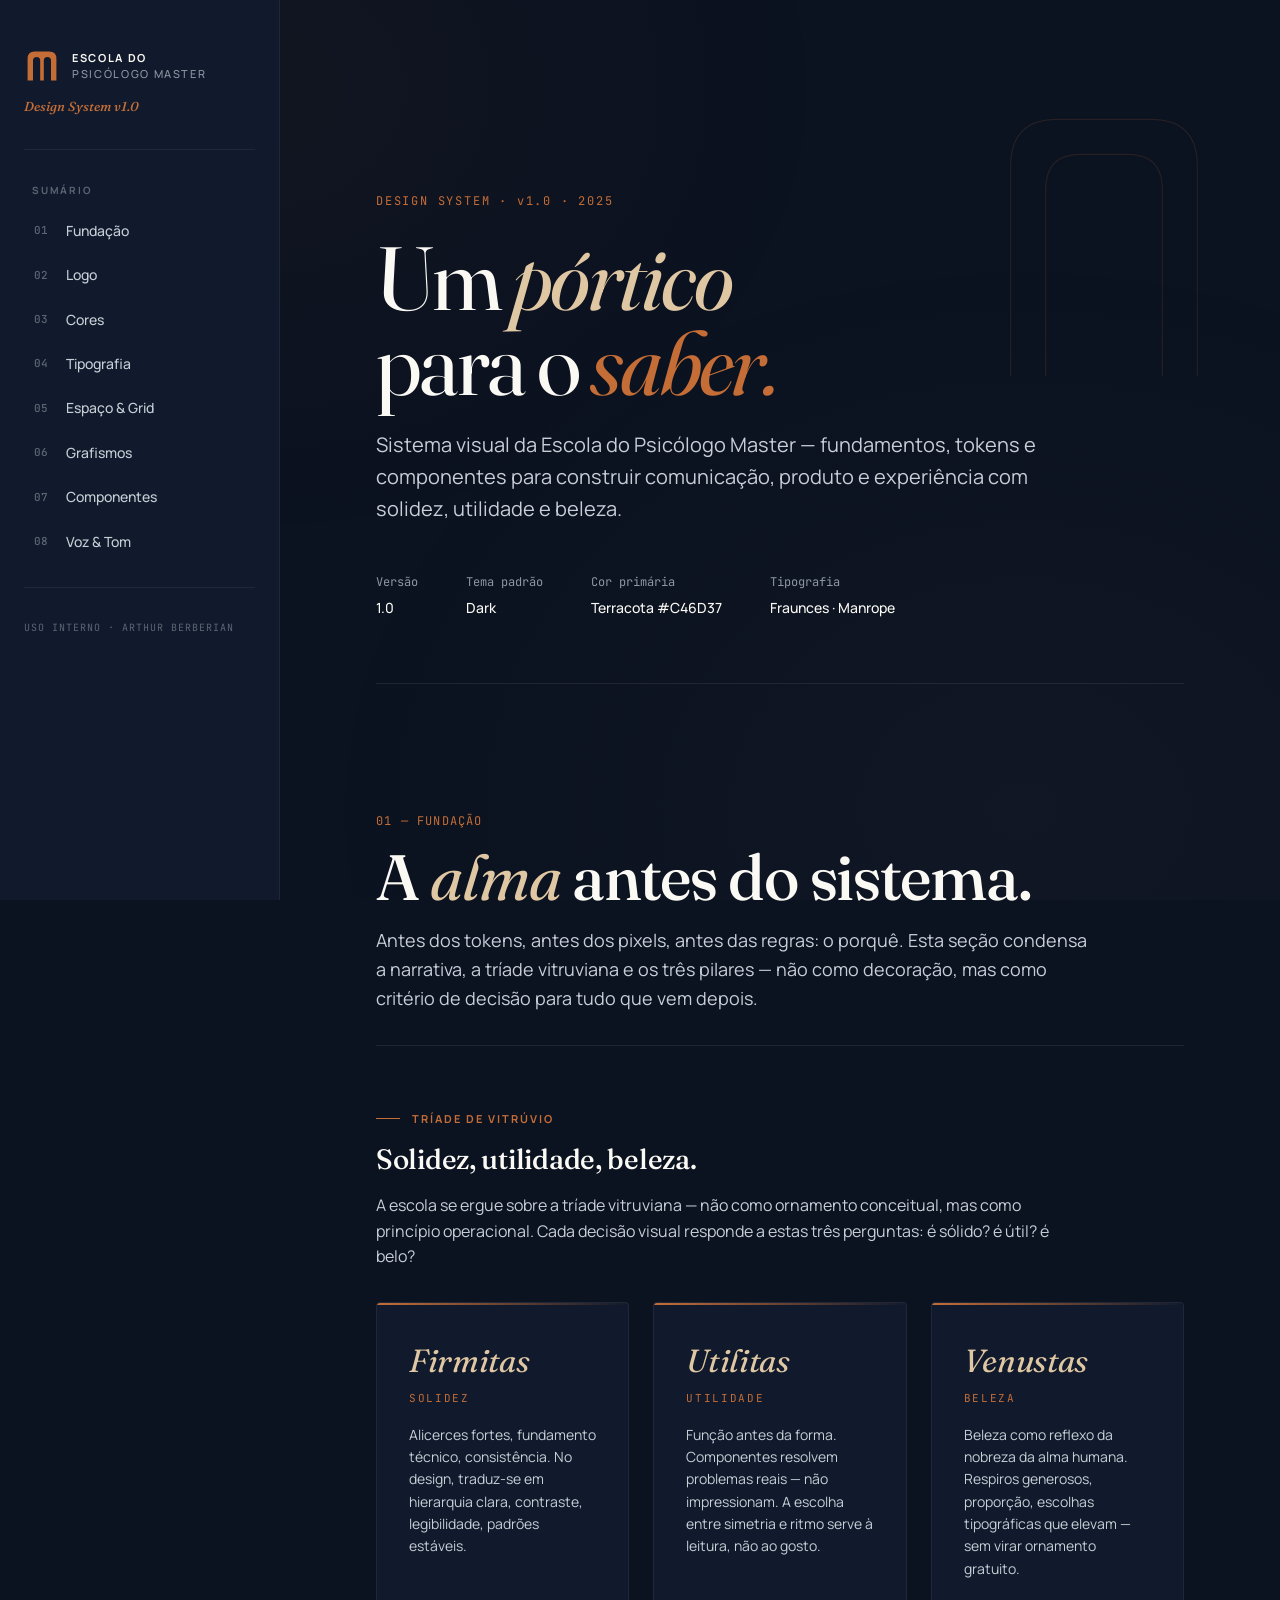
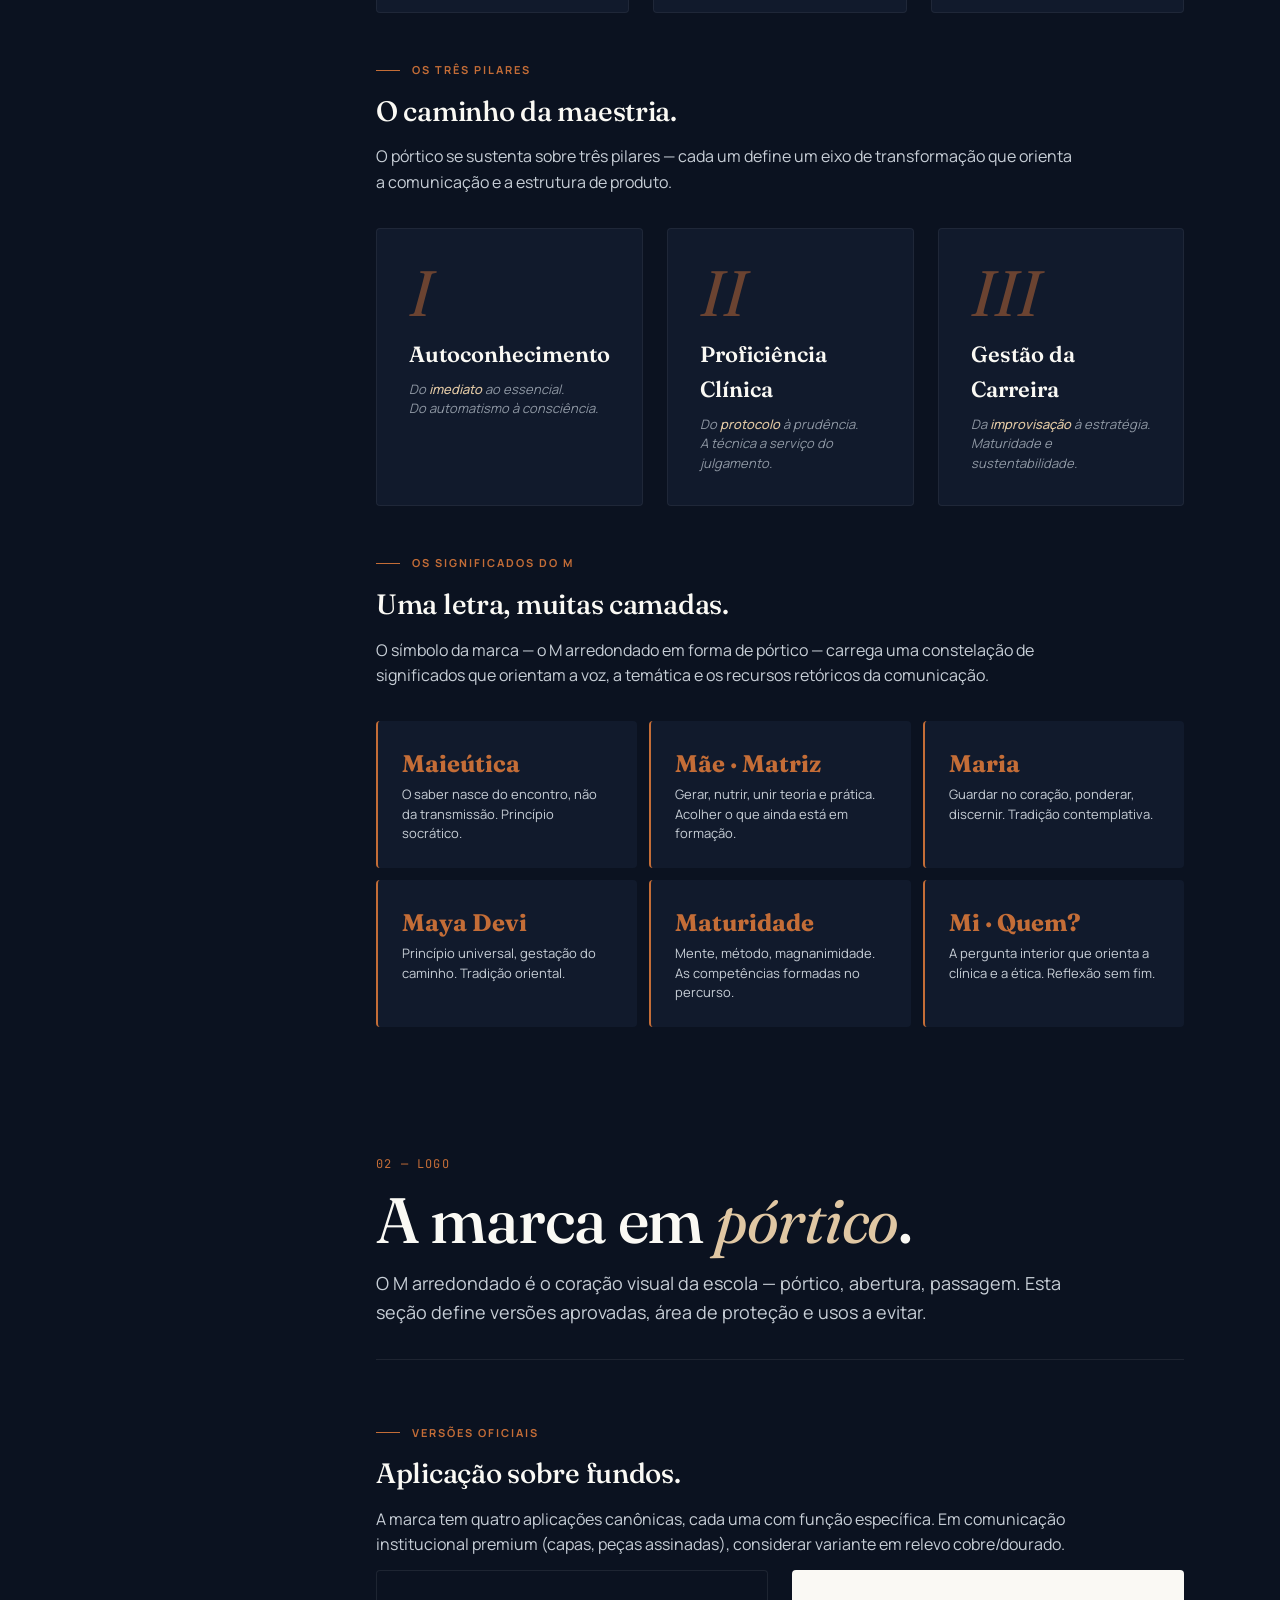
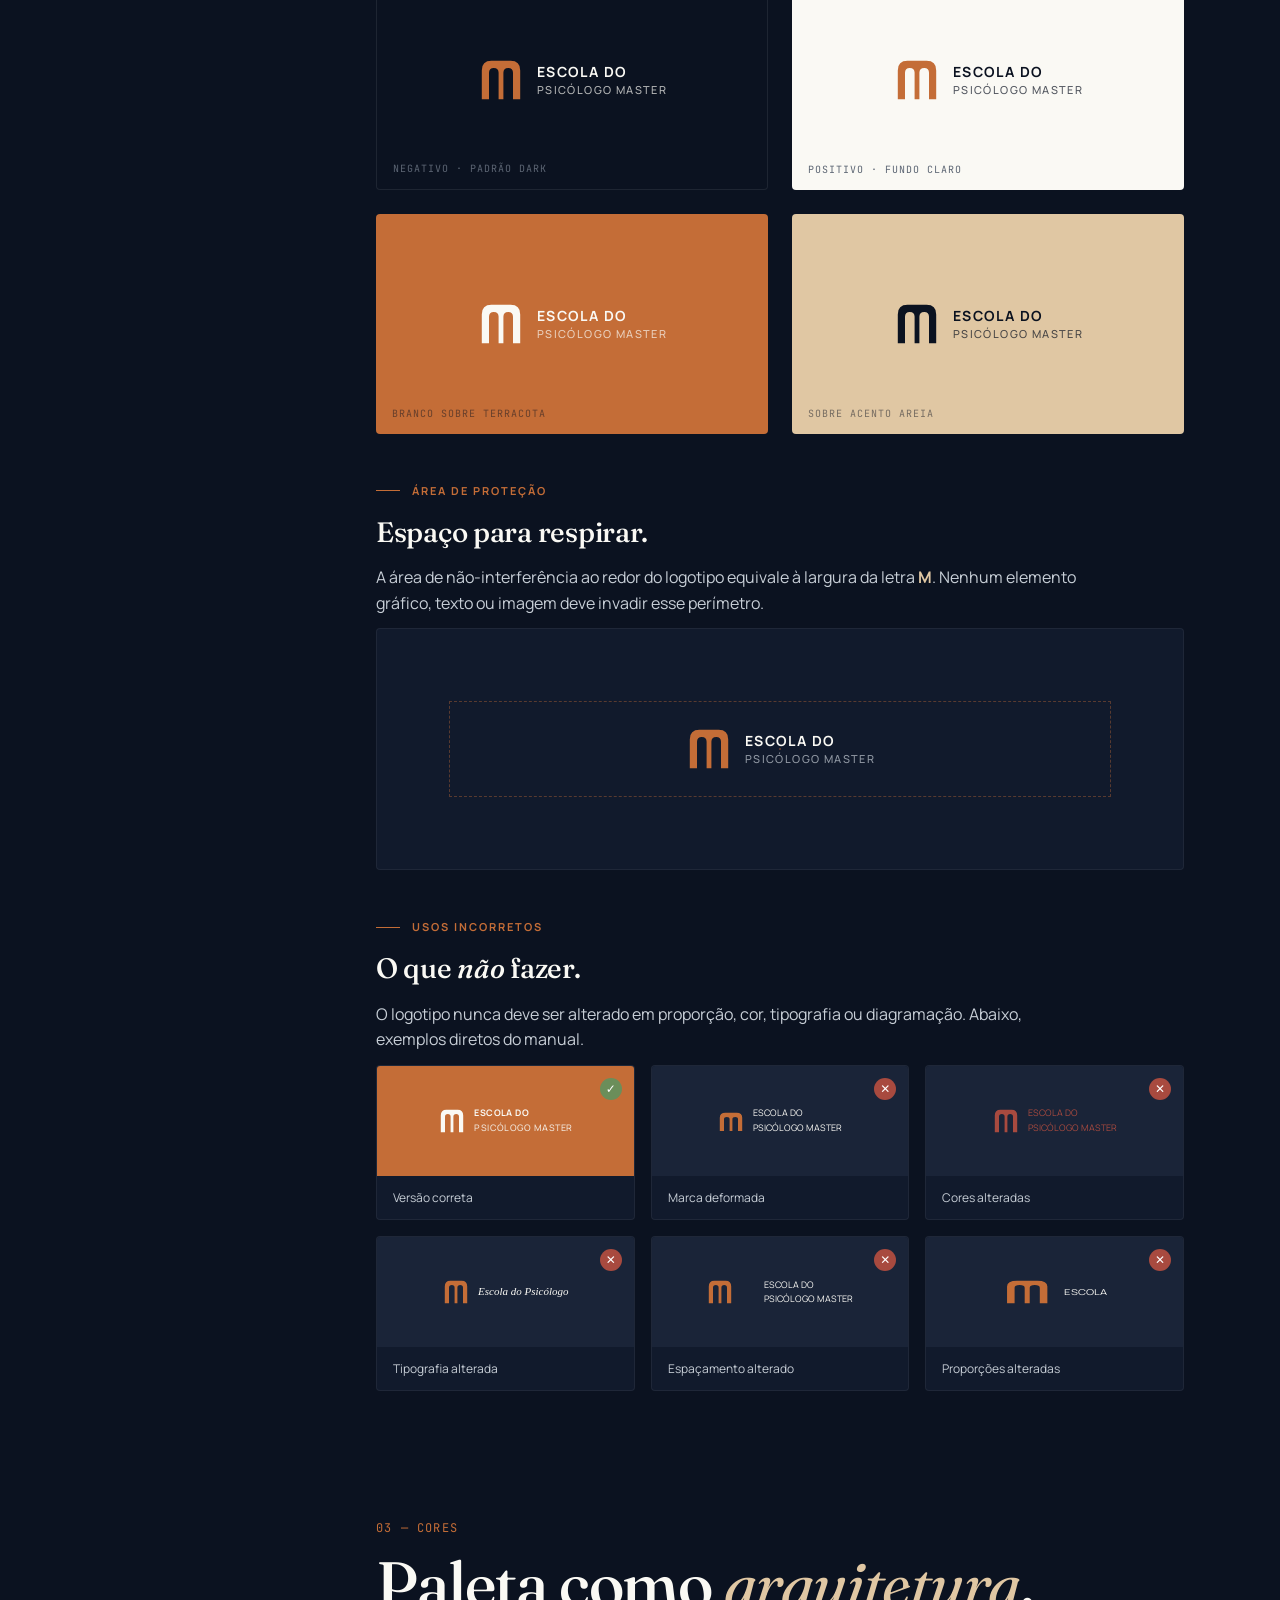
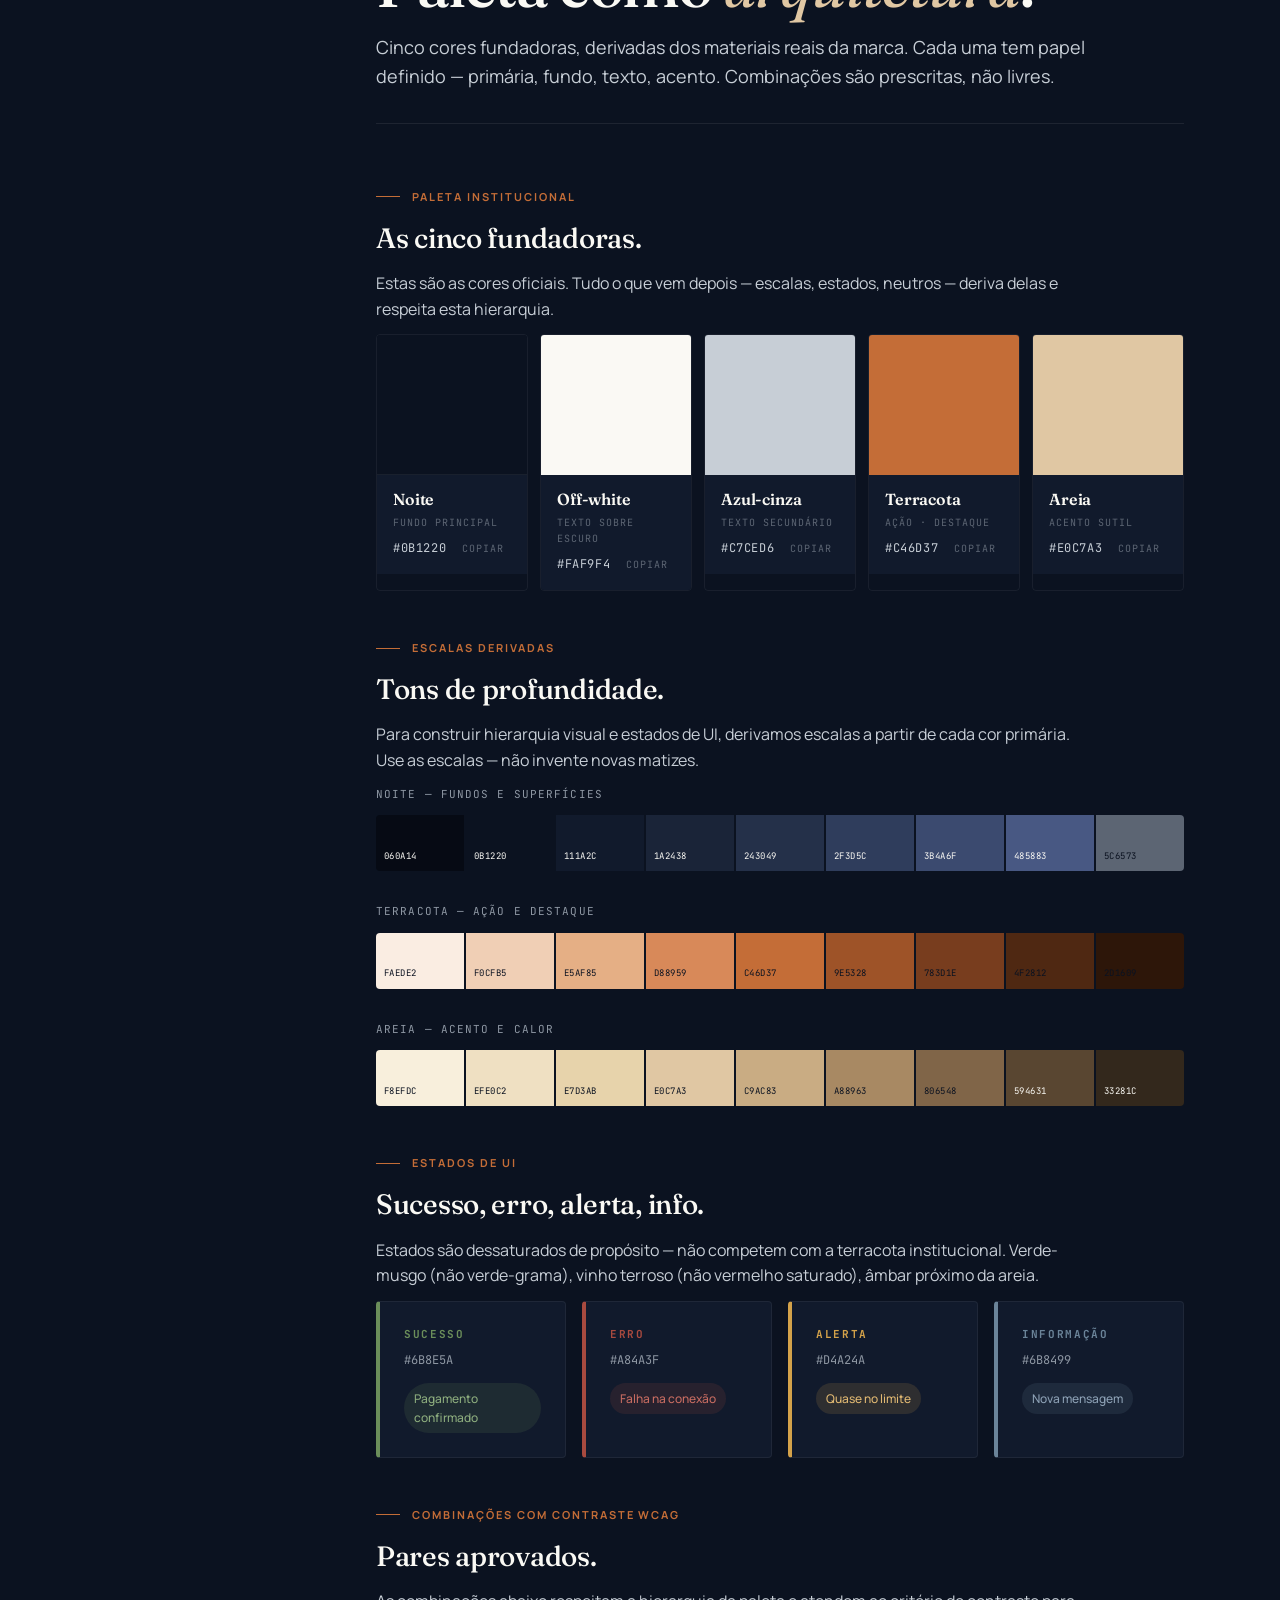
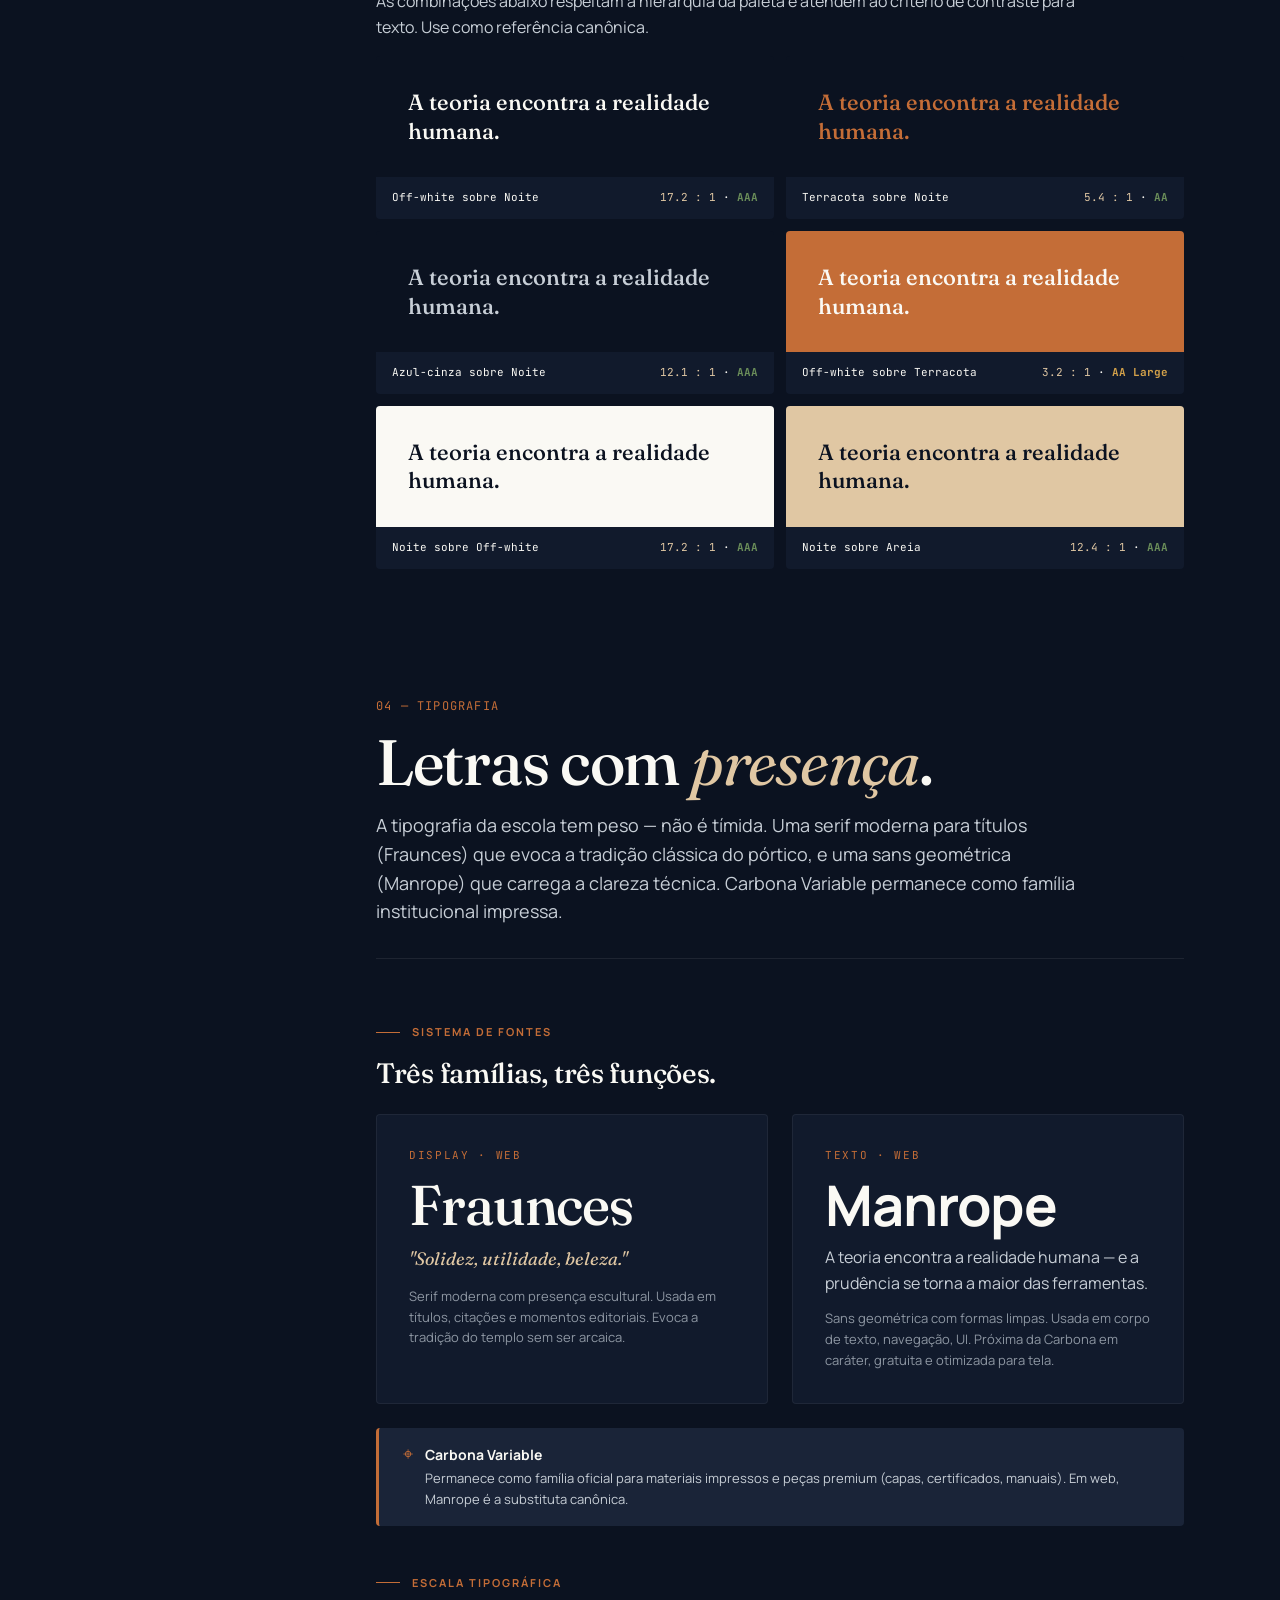
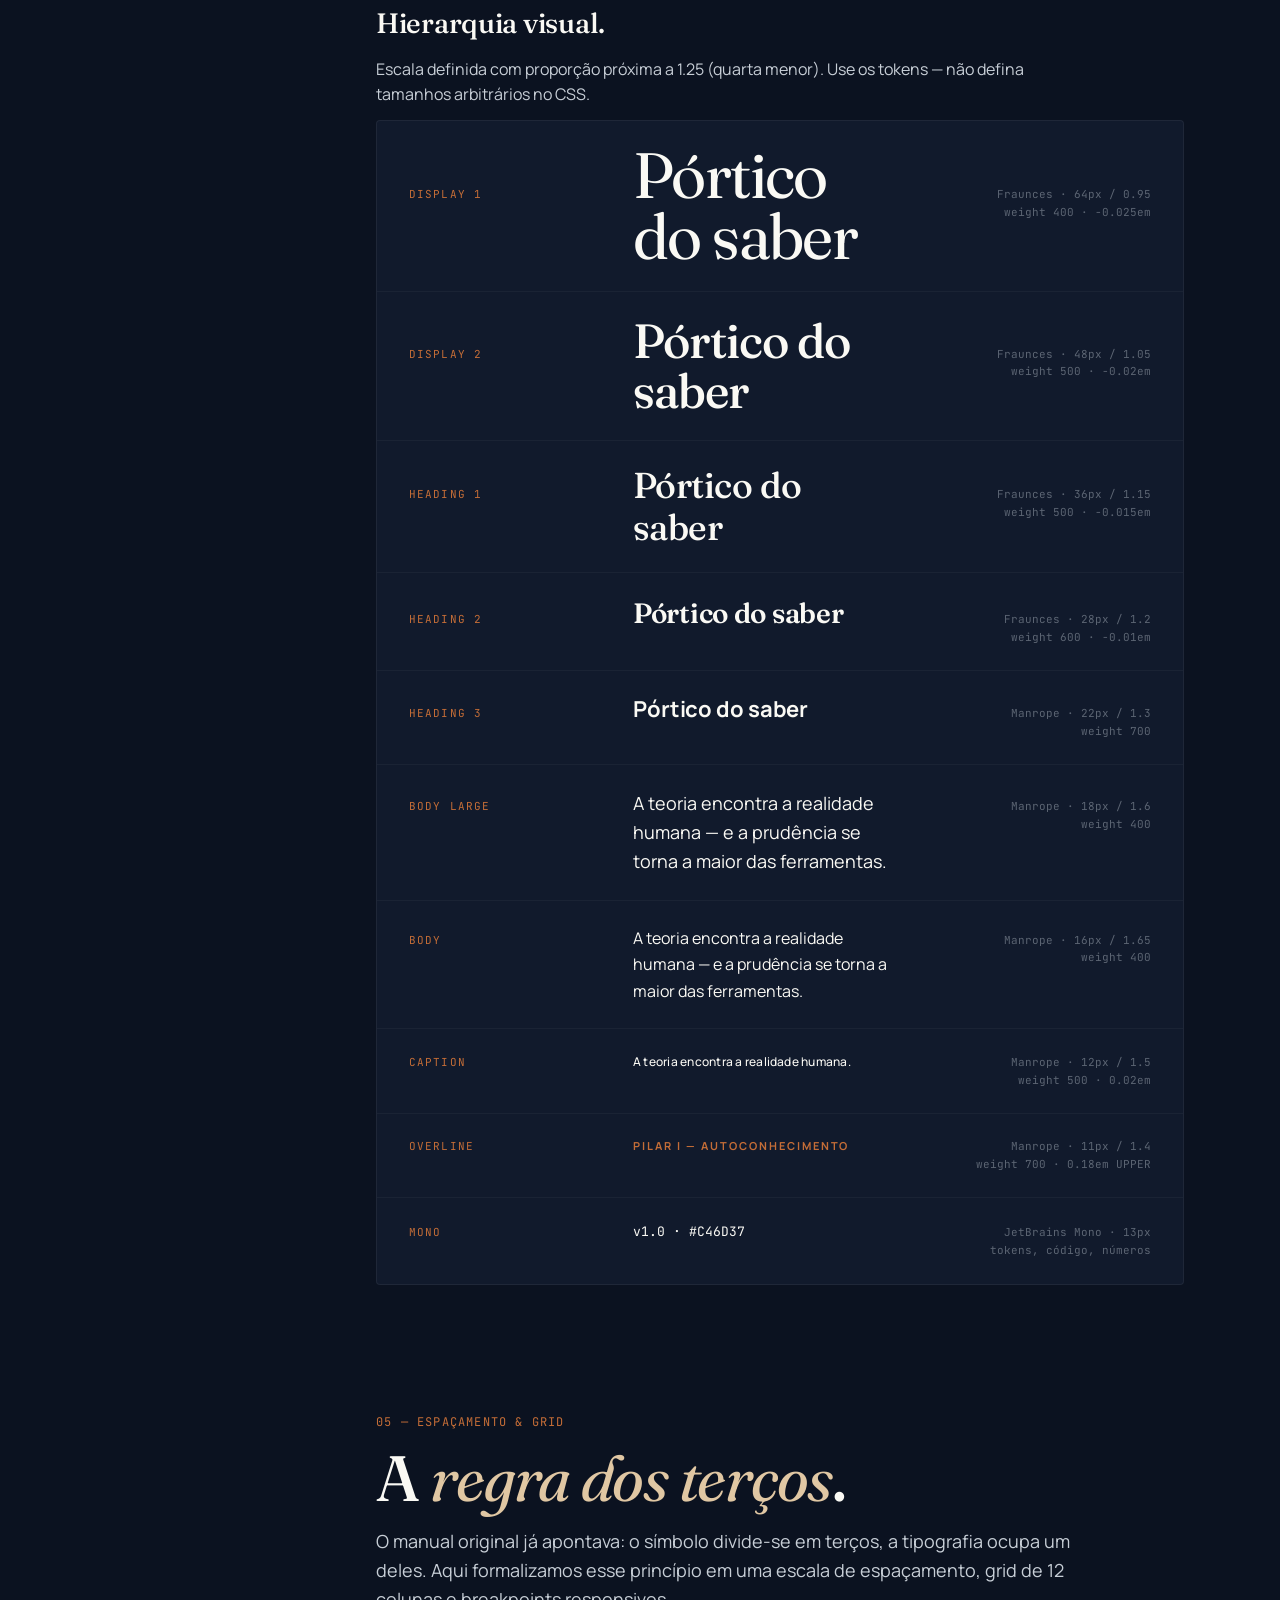
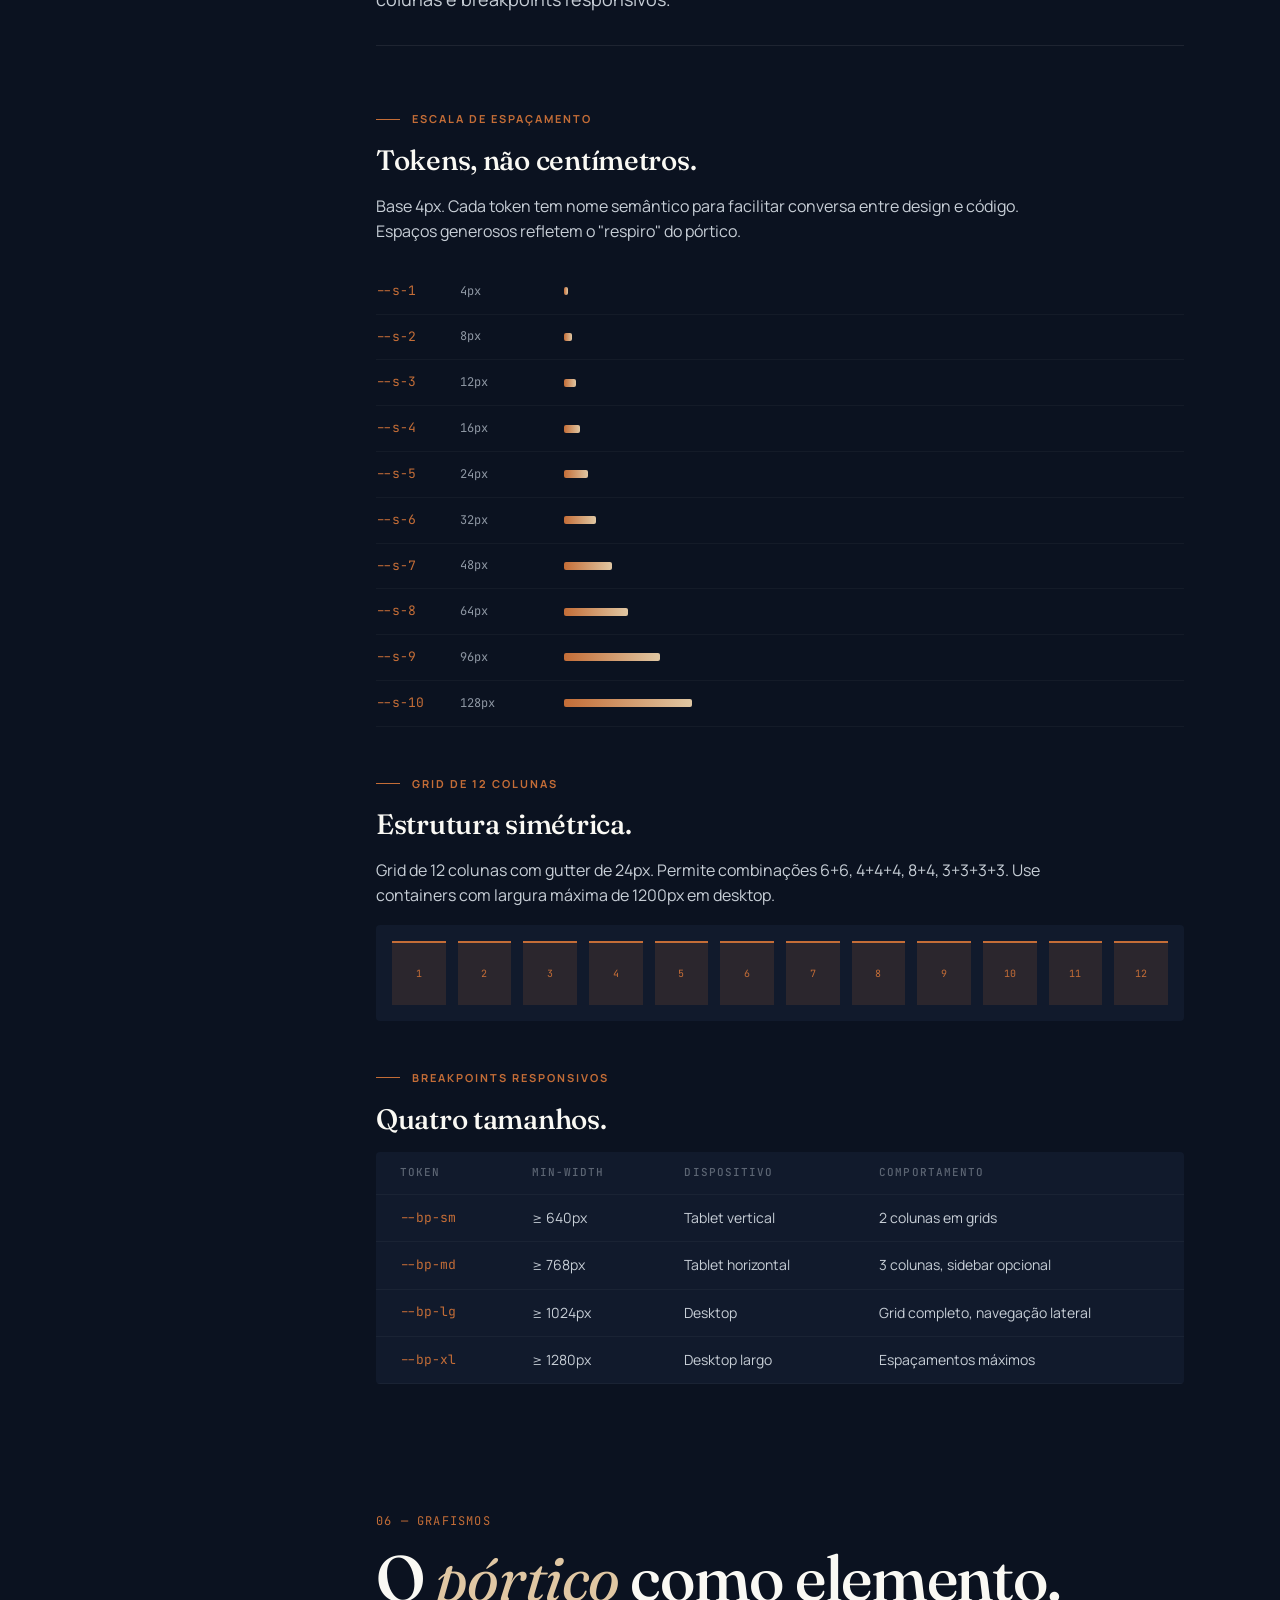
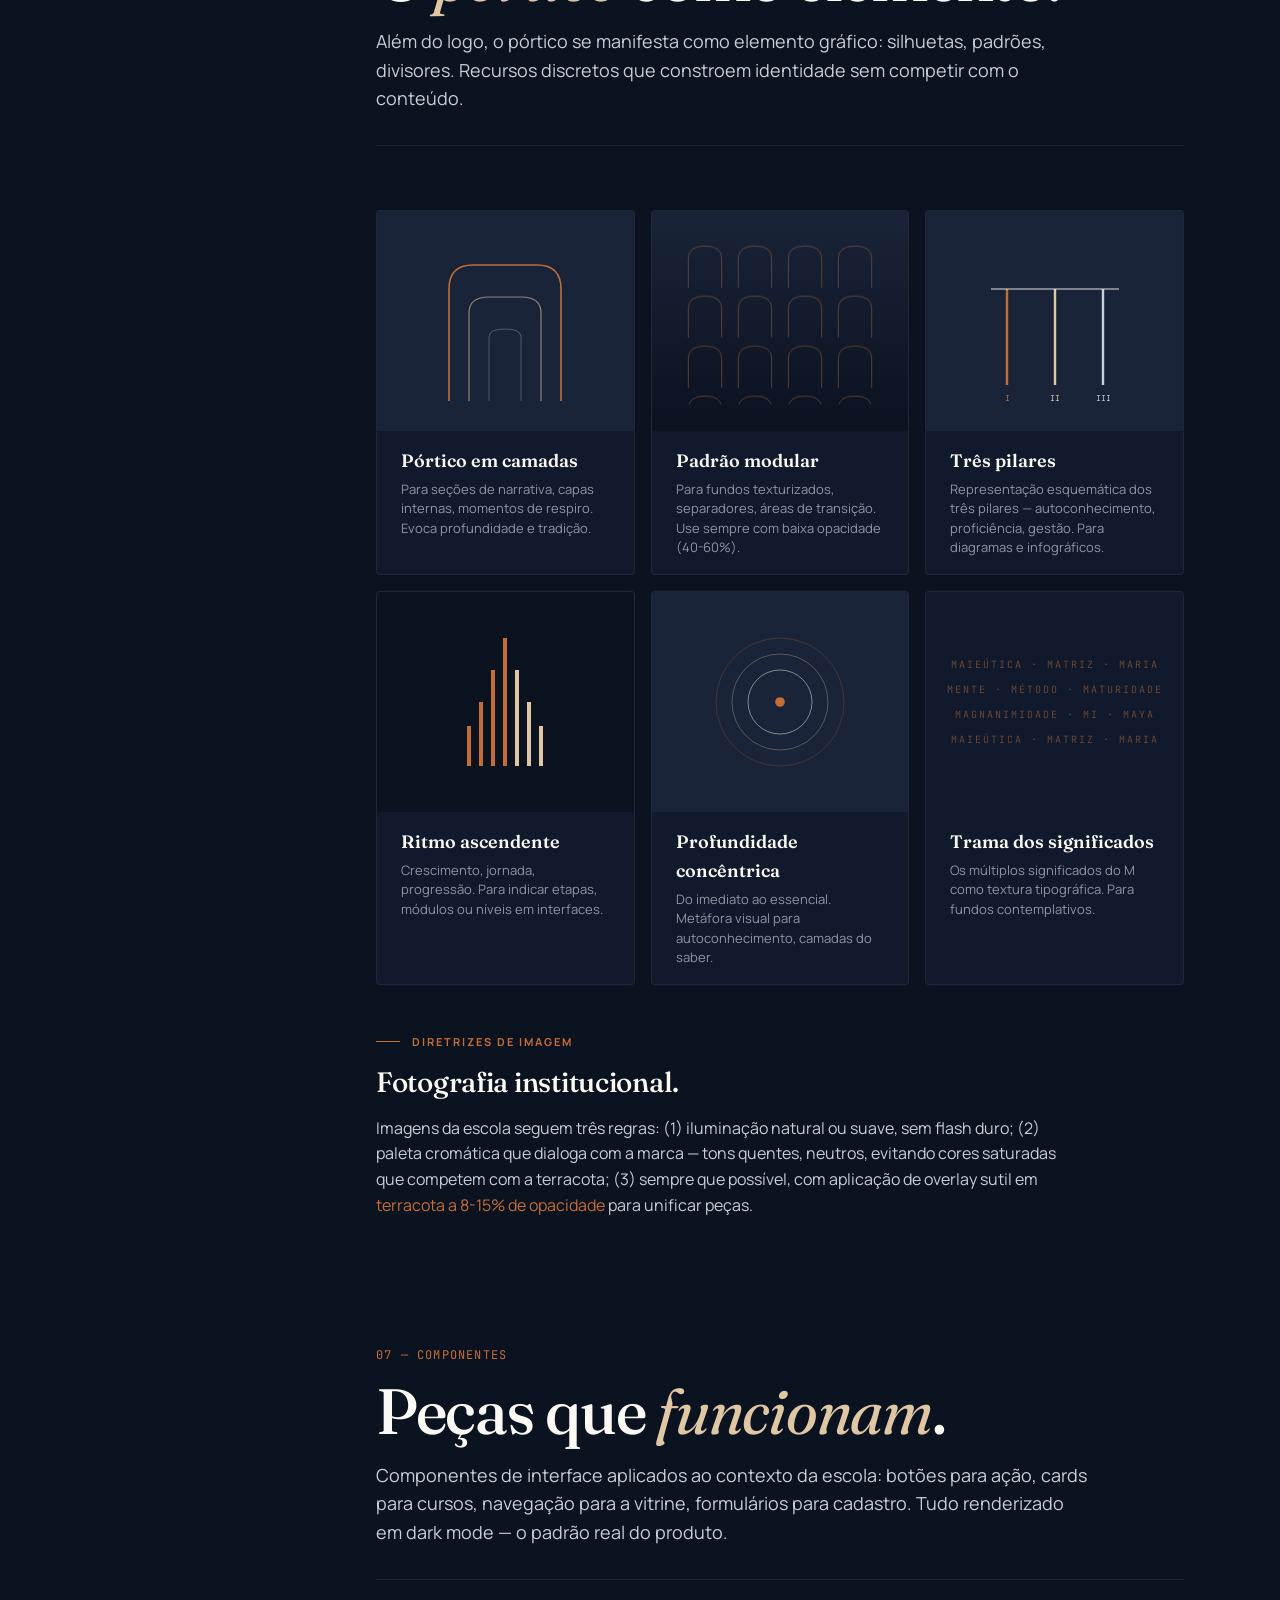
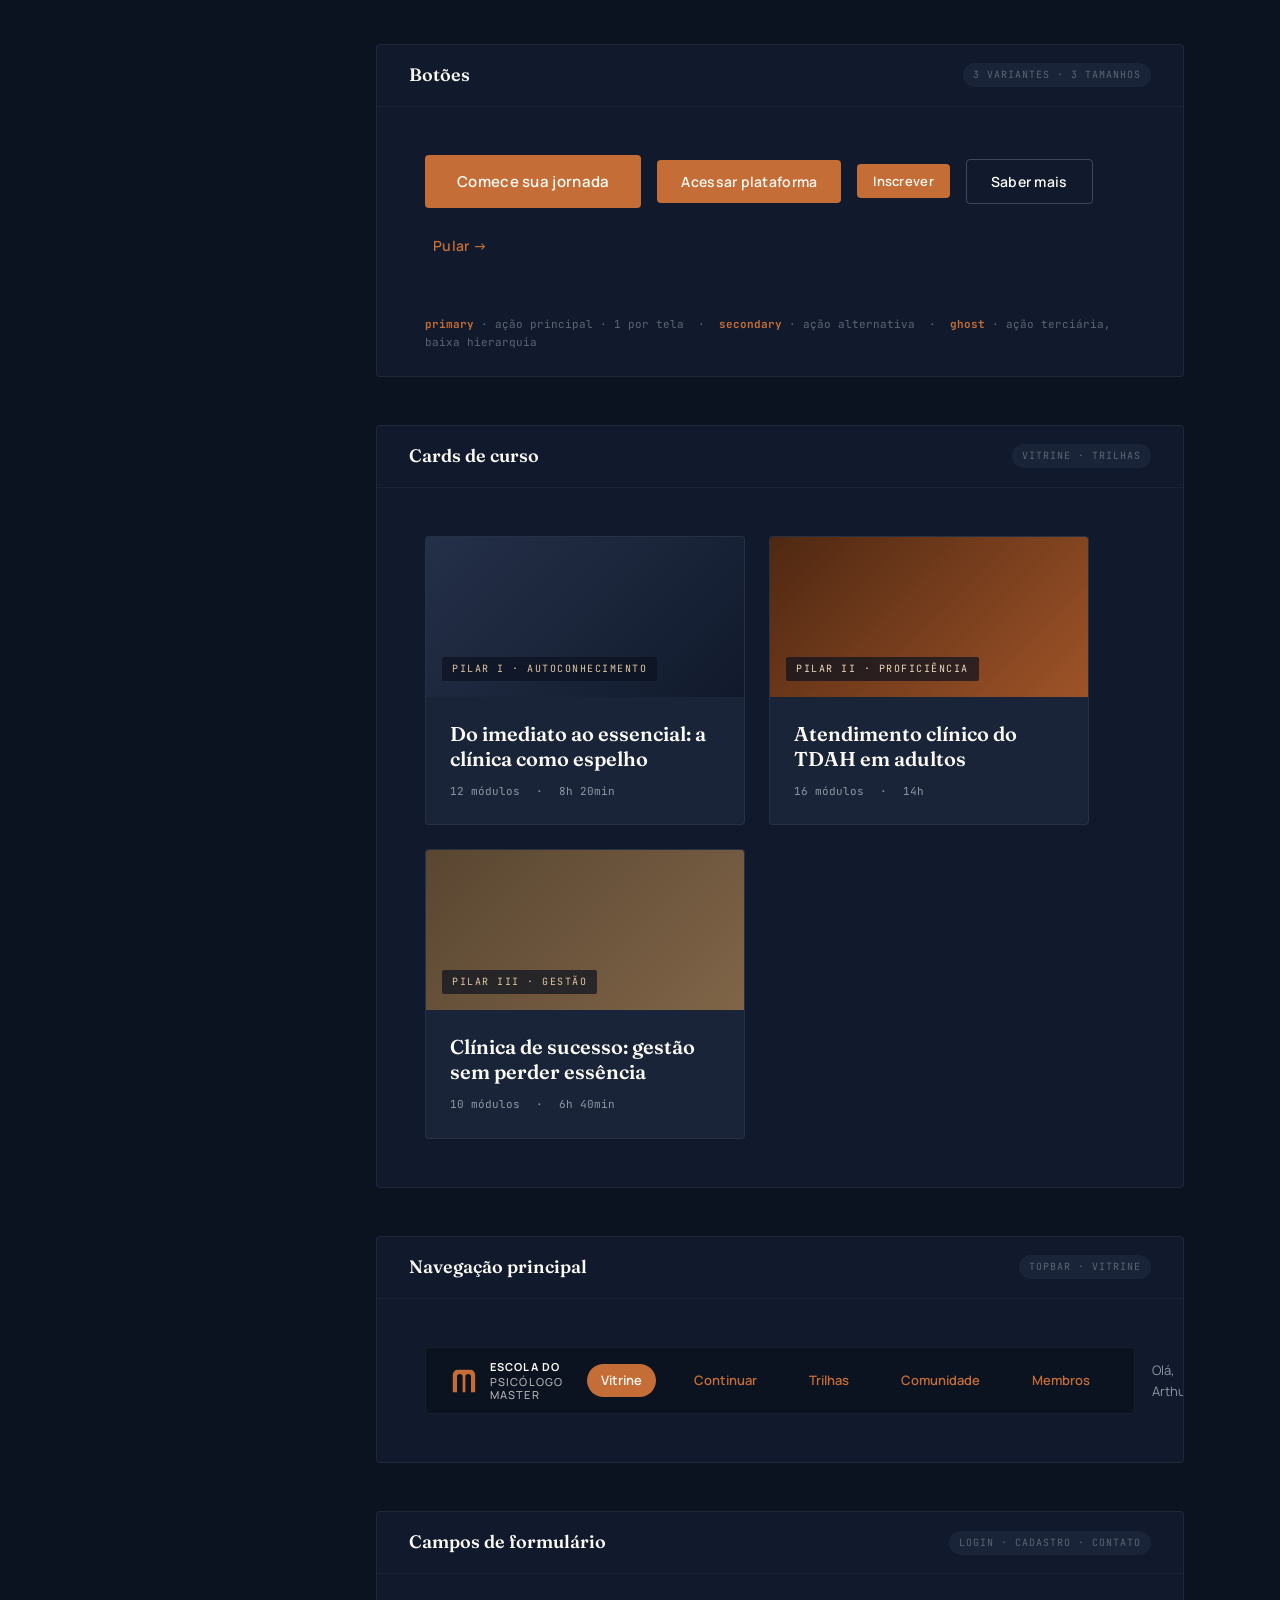
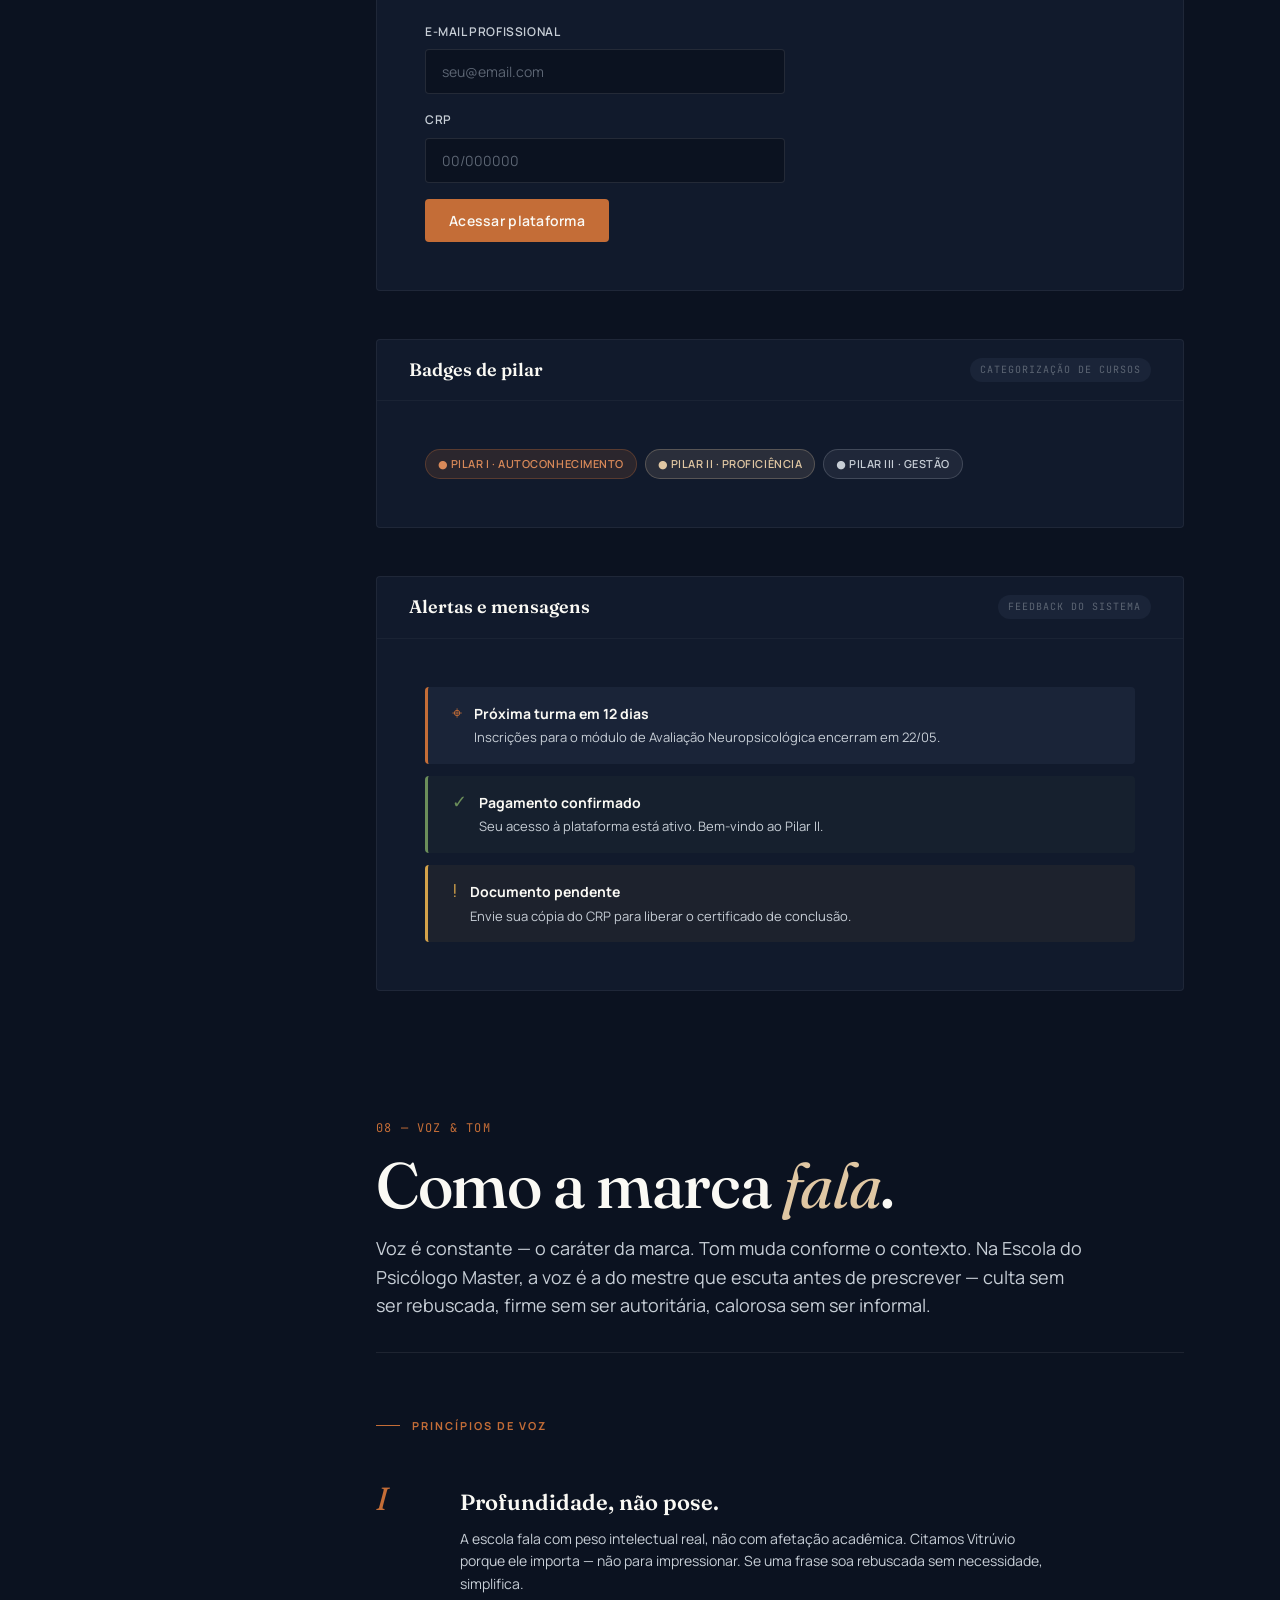
<file: design-system-epm.html>
<!DOCTYPE html>
<html lang="pt-BR">
<head>
<meta charset="UTF-8">
<meta name="viewport" content="width=device-width, initial-scale=1.0">
<title>Design System — Escola do Psicólogo Master</title>
<link rel="preconnect" href="https://fonts.googleapis.com">
<link rel="preconnect" href="https://fonts.gstatic.com" crossorigin>
<link href="https://fonts.googleapis.com/css2?family=Manrope:wght@300;400;500;600;700;800&family=Fraunces:ital,opsz,wght@0,9..144,400;0,9..144,500;0,9..144,600;0,9..144,700;0,9..144,800;1,9..144,400;1,9..144,500&family=JetBrains+Mono:wght@400;500&display=swap" rel="stylesheet">
<style>
  :root {
    /* Paleta institucional — extraída dos materiais reais da marca */
    --noite: #0B1220;
    --noite-2: #111A2C;
    --noite-3: #1A2438;
    --noite-4: #243049;
    --off-white: #FAF9F4;
    --azul-cinza: #C7CED6;
    --azul-cinza-2: #8E97A3;
    --azul-cinza-3: #5C6573;
    --terracota: #C46D37;
    --terracota-claro: #D88959;
    --terracota-escuro: #9E5328;
    --areia: #E0C7A3;
    --areia-clara: #EDD9BE;

    /* Estados — derivados da paleta, dessaturados */
    --sucesso: #6B8E5A;
    --erro: #A84A3F;
    --alerta: #D4A24A;
    --info: #6B8499;

    /* Tipografia */
    --font-display: 'Fraunces', Georgia, serif;
    --font-body: 'Manrope', system-ui, sans-serif;
    --font-mono: 'JetBrains Mono', ui-monospace, monospace;

    /* Espaçamento — escala 4px */
    --s-1: 4px;
    --s-2: 8px;
    --s-3: 12px;
    --s-4: 16px;
    --s-5: 24px;
    --s-6: 32px;
    --s-7: 48px;
    --s-8: 64px;
    --s-9: 96px;
    --s-10: 128px;
  }

  * { box-sizing: border-box; margin: 0; padding: 0; }

  html { scroll-behavior: smooth; }

  body {
    font-family: var(--font-body);
    background: var(--noite);
    color: var(--off-white);
    font-weight: 400;
    line-height: 1.6;
    overflow-x: hidden;
    -webkit-font-smoothing: antialiased;
    -moz-osx-font-smoothing: grayscale;
  }

  /* Textura sutil de papel/grão no fundo */
  body::before {
    content: '';
    position: fixed;
    inset: 0;
    pointer-events: none;
    background-image:
      radial-gradient(ellipse at 20% 10%, rgba(196, 109, 55, 0.04) 0%, transparent 40%),
      radial-gradient(ellipse at 80% 90%, rgba(224, 199, 163, 0.03) 0%, transparent 50%);
    z-index: 0;
  }

  /* ============ LAYOUT ============ */
  .layout {
    display: grid;
    grid-template-columns: 280px 1fr;
    min-height: 100vh;
    position: relative;
    z-index: 1;
  }

  /* ============ SIDEBAR ============ */
  .sidebar {
    background: var(--noite-2);
    border-right: 1px solid rgba(255,255,255,0.06);
    padding: var(--s-7) var(--s-5);
    position: sticky;
    top: 0;
    height: 100vh;
    overflow-y: auto;
  }

  .brand {
    display: flex;
    flex-direction: column;
    gap: var(--s-3);
    padding-bottom: var(--s-6);
    border-bottom: 1px solid rgba(255,255,255,0.06);
    margin-bottom: var(--s-6);
  }

  .brand-mark {
    display: flex;
    align-items: center;
    gap: var(--s-3);
  }

  .brand-mark svg {
    width: 36px;
    height: 36px;
  }

  .brand-name {
    font-family: var(--font-body);
    font-size: 11px;
    font-weight: 700;
    letter-spacing: 0.15em;
    text-transform: uppercase;
    color: var(--off-white);
    line-height: 1.3;
  }

  .brand-name span {
    display: block;
    color: var(--azul-cinza-2);
    font-weight: 500;
    margin-top: 2px;
  }

  .ds-label {
    font-family: var(--font-display);
    font-size: 13px;
    font-style: italic;
    color: var(--terracota);
    font-weight: 500;
  }

  .nav-section {
    margin-bottom: var(--s-5);
  }

  .nav-title {
    font-size: 10px;
    font-weight: 700;
    letter-spacing: 0.18em;
    text-transform: uppercase;
    color: var(--azul-cinza-3);
    margin-bottom: var(--s-3);
    padding: 0 var(--s-2);
  }

  .nav-list {
    list-style: none;
    display: flex;
    flex-direction: column;
    gap: 2px;
  }

  .nav-link {
    display: flex;
    align-items: center;
    gap: var(--s-3);
    padding: 10px var(--s-2);
    color: var(--azul-cinza);
    text-decoration: none;
    font-size: 14px;
    font-weight: 500;
    border-radius: 6px;
    transition: all 200ms ease;
    border-left: 2px solid transparent;
  }

  .nav-link:hover {
    color: var(--off-white);
    background: rgba(255,255,255,0.03);
  }

  .nav-link.active {
    color: var(--terracota);
    background: rgba(196,109,55,0.08);
    border-left-color: var(--terracota);
  }

  .nav-num {
    font-family: var(--font-mono);
    font-size: 11px;
    color: var(--azul-cinza-3);
    width: 20px;
  }

  .nav-link.active .nav-num { color: var(--terracota); }

  /* ============ MAIN CONTENT ============ */
  .main {
    padding: var(--s-9) var(--s-9);
    max-width: 1200px;
  }

  .section {
    margin-bottom: var(--s-10);
    scroll-margin-top: var(--s-7);
  }

  .section-header {
    margin-bottom: var(--s-8);
    border-bottom: 1px solid rgba(255,255,255,0.08);
    padding-bottom: var(--s-6);
  }

  .section-num {
    font-family: var(--font-mono);
    font-size: 12px;
    color: var(--terracota);
    letter-spacing: 0.1em;
    margin-bottom: var(--s-3);
  }

  .section-title {
    font-family: var(--font-display);
    font-size: clamp(36px, 5vw, 64px);
    font-weight: 500;
    line-height: 1.05;
    letter-spacing: -0.02em;
    color: var(--off-white);
    margin-bottom: var(--s-4);
  }

  .section-title em {
    font-style: italic;
    color: var(--areia);
    font-weight: 400;
  }

  .section-lede {
    font-size: 18px;
    color: var(--azul-cinza);
    max-width: 65ch;
    line-height: 1.6;
  }

  .subsection {
    margin-bottom: var(--s-7);
  }

  .subsection-title {
    font-family: var(--font-body);
    font-size: 11px;
    font-weight: 700;
    letter-spacing: 0.18em;
    text-transform: uppercase;
    color: var(--terracota);
    margin-bottom: var(--s-4);
    display: flex;
    align-items: center;
    gap: var(--s-3);
  }

  .subsection-title::before {
    content: '';
    width: 24px;
    height: 1px;
    background: var(--terracota);
  }

  h3.block-title {
    font-family: var(--font-display);
    font-size: 28px;
    font-weight: 500;
    line-height: 1.2;
    color: var(--off-white);
    margin-bottom: var(--s-4);
    letter-spacing: -0.01em;
  }

  p.block-text {
    color: var(--azul-cinza);
    margin-bottom: var(--s-3);
    max-width: 70ch;
  }

  /* ============ HERO ============ */
  .hero {
    margin-bottom: var(--s-10);
    position: relative;
    padding: var(--s-9) 0 var(--s-8);
    border-bottom: 1px solid rgba(255,255,255,0.08);
  }

  .hero-eyebrow {
    font-family: var(--font-mono);
    font-size: 12px;
    color: var(--terracota);
    letter-spacing: 0.15em;
    margin-bottom: var(--s-5);
  }

  .hero-title {
    font-family: var(--font-display);
    font-size: clamp(48px, 7vw, 96px);
    font-weight: 400;
    line-height: 0.95;
    letter-spacing: -0.03em;
    color: var(--off-white);
    margin-bottom: var(--s-5);
  }

  .hero-title em {
    font-style: italic;
    color: var(--areia);
  }

  .hero-title .accent {
    color: var(--terracota);
    font-style: italic;
  }

  .hero-meta {
    display: flex;
    gap: var(--s-7);
    margin-top: var(--s-7);
    flex-wrap: wrap;
    font-family: var(--font-mono);
    font-size: 12px;
    color: var(--azul-cinza-2);
  }

  .hero-meta div {
    display: flex;
    flex-direction: column;
    gap: 4px;
  }

  .hero-meta strong {
    color: var(--off-white);
    font-weight: 500;
    font-family: var(--font-body);
    font-size: 14px;
  }

  /* Pórtico decorativo SVG */
  .hero-portico {
    position: absolute;
    right: -40px;
    top: 0;
    width: 240px;
    height: 280px;
    opacity: 0.15;
    pointer-events: none;
  }

  /* ============ FOUNDATION ============ */
  .triade-grid {
    display: grid;
    grid-template-columns: repeat(3, 1fr);
    gap: var(--s-5);
    margin-top: var(--s-6);
  }

  .triade-card {
    padding: var(--s-6);
    background: var(--noite-2);
    border: 1px solid rgba(255,255,255,0.06);
    border-radius: 4px;
    position: relative;
    overflow: hidden;
  }

  .triade-card::before {
    content: '';
    position: absolute;
    top: 0;
    left: 0;
    width: 100%;
    height: 2px;
    background: linear-gradient(90deg, var(--terracota), transparent);
  }

  .triade-latin {
    font-family: var(--font-display);
    font-style: italic;
    font-size: 32px;
    font-weight: 400;
    color: var(--areia);
    margin-bottom: 4px;
    letter-spacing: -0.01em;
  }

  .triade-pt {
    font-family: var(--font-mono);
    font-size: 11px;
    letter-spacing: 0.15em;
    text-transform: uppercase;
    color: var(--terracota);
    margin-bottom: var(--s-4);
  }

  .triade-desc {
    color: var(--azul-cinza);
    font-size: 14px;
    line-height: 1.6;
  }

  .pilares-grid {
    display: grid;
    grid-template-columns: repeat(3, 1fr);
    gap: var(--s-5);
    margin-top: var(--s-6);
  }

  .pilar-card {
    background: var(--noite-2);
    padding: var(--s-6);
    border-radius: 4px;
    border: 1px solid rgba(255,255,255,0.06);
    position: relative;
  }

  .pilar-num {
    font-family: var(--font-display);
    font-size: 64px;
    font-style: italic;
    color: var(--terracota);
    line-height: 1;
    opacity: 0.5;
    margin-bottom: var(--s-3);
  }

  .pilar-name {
    font-family: var(--font-display);
    font-size: 22px;
    font-weight: 600;
    color: var(--off-white);
    margin-bottom: var(--s-2);
  }

  .pilar-from-to {
    font-size: 13px;
    color: var(--azul-cinza-2);
    font-style: italic;
    line-height: 1.5;
  }

  .pilar-from-to strong { color: var(--areia); font-weight: 500; }

  /* M significados */
  .m-grid {
    display: grid;
    grid-template-columns: repeat(3, 1fr);
    gap: var(--s-3);
    margin-top: var(--s-6);
  }

  .m-item {
    padding: var(--s-5);
    background: var(--noite-2);
    border-radius: 4px;
    border-left: 2px solid var(--terracota);
  }

  .m-letter {
    font-family: var(--font-display);
    font-size: 24px;
    font-weight: 700;
    color: var(--terracota);
    margin-bottom: 2px;
  }

  .m-meaning {
    font-size: 13px;
    color: var(--azul-cinza);
    line-height: 1.5;
  }

  /* ============ LOGO ============ */
  .logo-grid {
    display: grid;
    grid-template-columns: repeat(2, 1fr);
    gap: var(--s-5);
    margin-bottom: var(--s-6);
  }

  .logo-display {
    border-radius: 4px;
    padding: var(--s-8) var(--s-6);
    display: flex;
    align-items: center;
    justify-content: center;
    min-height: 220px;
    position: relative;
  }

  .logo-display.dark { background: var(--noite); border: 1px solid rgba(255,255,255,0.08); }
  .logo-display.light { background: var(--off-white); }
  .logo-display.terracota { background: var(--terracota); }
  .logo-display.areia { background: var(--areia); }

  .logo-tag {
    position: absolute;
    bottom: var(--s-3);
    left: var(--s-4);
    font-family: var(--font-mono);
    font-size: 10px;
    color: var(--azul-cinza-3);
    letter-spacing: 0.1em;
    text-transform: uppercase;
  }

  .logo-display.light .logo-tag { color: var(--azul-cinza-3); }
  .logo-display.terracota .logo-tag, .logo-display.areia .logo-tag { color: rgba(11,18,32,0.5); }

  /* Logo SVG inline */
  .logo-mark {
    display: flex;
    align-items: center;
    gap: var(--s-3);
  }

  .logo-mark svg {
    flex-shrink: 0;
  }

  .logo-mark-text {
    font-family: var(--font-body);
    font-weight: 700;
    font-size: 14px;
    letter-spacing: 0.1em;
    line-height: 1.2;
    text-transform: uppercase;
  }

  .logo-mark-text span {
    display: block;
    font-weight: 500;
    color: inherit;
    opacity: 0.7;
    font-size: 11px;
    margin-top: 2px;
  }

  /* Área de proteção */
  .protection {
    background: var(--noite-2);
    padding: var(--s-7);
    border-radius: 4px;
    border: 1px solid rgba(255,255,255,0.06);
    position: relative;
    overflow: hidden;
  }

  .protection-visual {
    display: flex;
    justify-content: center;
    align-items: center;
    padding: var(--s-7);
    position: relative;
  }

  .protection-visual::before, .protection-visual::after {
    content: '';
    position: absolute;
    border: 1px dashed rgba(196,109,55,0.4);
    pointer-events: none;
  }

  .protection-visual::before {
    inset: 24px;
  }

  /* Usos incorretos */
  .usos-grid {
    display: grid;
    grid-template-columns: repeat(3, 1fr);
    gap: var(--s-4);
  }

  .uso-card {
    background: var(--noite-2);
    border-radius: 4px;
    overflow: hidden;
    border: 1px solid rgba(255,255,255,0.06);
  }

  .uso-visual {
    height: 110px;
    display: flex;
    align-items: center;
    justify-content: center;
    position: relative;
    background: var(--noite-3);
  }

  .uso-visual.correto { background: var(--terracota); }

  .uso-tag {
    position: absolute;
    top: var(--s-3);
    right: var(--s-3);
    width: 22px;
    height: 22px;
    border-radius: 50%;
    display: flex;
    align-items: center;
    justify-content: center;
    font-size: 12px;
    font-weight: 700;
  }

  .uso-tag.ok { background: var(--sucesso); color: white; }
  .uso-tag.x { background: var(--erro); color: white; }

  .uso-label {
    padding: var(--s-3) var(--s-4);
    font-size: 12px;
    color: var(--azul-cinza);
  }

  /* ============ CORES ============ */
  .palette-grid {
    display: grid;
    grid-template-columns: repeat(5, 1fr);
    gap: var(--s-3);
    margin-bottom: var(--s-7);
  }

  .swatch {
    border-radius: 4px;
    overflow: hidden;
    border: 1px solid rgba(255,255,255,0.06);
    cursor: pointer;
    transition: transform 200ms ease;
  }

  .swatch:hover { transform: translateY(-4px); }

  .swatch-color {
    height: 140px;
    position: relative;
  }

  .swatch-meta {
    padding: var(--s-3) var(--s-4) var(--s-4);
    background: var(--noite-2);
  }

  .swatch-name {
    font-family: var(--font-display);
    font-size: 16px;
    font-weight: 600;
    color: var(--off-white);
    margin-bottom: 2px;
    letter-spacing: -0.01em;
  }

  .swatch-role {
    font-family: var(--font-mono);
    font-size: 10px;
    color: var(--azul-cinza-3);
    letter-spacing: 0.1em;
    text-transform: uppercase;
    margin-bottom: var(--s-2);
  }

  .swatch-hex {
    font-family: var(--font-mono);
    font-size: 12px;
    color: var(--azul-cinza);
    letter-spacing: 0.05em;
  }

  /* Escala derivada */
  .scale-block {
    margin-bottom: var(--s-6);
  }

  .scale-label {
    font-family: var(--font-mono);
    font-size: 11px;
    color: var(--azul-cinza-2);
    letter-spacing: 0.1em;
    text-transform: uppercase;
    margin-bottom: var(--s-3);
  }

  .scale-row {
    display: grid;
    grid-template-columns: repeat(9, 1fr);
    gap: 2px;
    border-radius: 4px;
    overflow: hidden;
    margin-bottom: var(--s-2);
  }

  .scale-step {
    height: 56px;
    display: flex;
    align-items: flex-end;
    padding: var(--s-2);
    font-family: var(--font-mono);
    font-size: 9px;
    letter-spacing: 0.05em;
  }

  .scale-step.dark { color: var(--off-white); }
  .scale-step.light { color: var(--noite); }

  /* Estados */
  .estados-grid {
    display: grid;
    grid-template-columns: repeat(4, 1fr);
    gap: var(--s-4);
  }

  .estado-card {
    padding: var(--s-5);
    background: var(--noite-2);
    border-radius: 4px;
    border: 1px solid rgba(255,255,255,0.06);
    border-left: 4px solid;
  }

  .estado-name {
    font-family: var(--font-mono);
    font-size: 11px;
    letter-spacing: 0.15em;
    text-transform: uppercase;
    margin-bottom: var(--s-2);
    font-weight: 700;
  }

  .estado-hex {
    font-family: var(--font-mono);
    font-size: 12px;
    color: var(--azul-cinza-2);
    margin-bottom: var(--s-3);
  }

  .estado-pill {
    display: inline-flex;
    align-items: center;
    gap: var(--s-2);
    padding: 6px 10px;
    border-radius: 999px;
    font-size: 12px;
    font-weight: 500;
  }

  /* Combinações WCAG */
  .wcag-grid {
    display: grid;
    grid-template-columns: repeat(2, 1fr);
    gap: var(--s-3);
    margin-top: var(--s-4);
  }

  .wcag-card {
    border-radius: 4px;
    overflow: hidden;
  }

  .wcag-preview {
    padding: var(--s-6);
    font-family: var(--font-display);
    font-size: 22px;
    font-weight: 500;
    line-height: 1.3;
  }

  .wcag-meta {
    padding: var(--s-3) var(--s-4);
    background: var(--noite-2);
    display: flex;
    justify-content: space-between;
    font-family: var(--font-mono);
    font-size: 11px;
  }

  .wcag-meta .ratio { color: var(--areia); }
  .wcag-meta .grade { color: var(--sucesso); font-weight: 700; }
  .wcag-meta .grade.warn { color: var(--alerta); }

  /* ============ TIPOGRAFIA ============ */
  .type-stack {
    border: 1px solid rgba(255,255,255,0.06);
    border-radius: 4px;
    overflow: hidden;
    background: var(--noite-2);
    margin-bottom: var(--s-6);
  }

  .type-row {
    display: grid;
    grid-template-columns: 200px 1fr 240px;
    align-items: baseline;
    padding: var(--s-5) var(--s-6);
    border-bottom: 1px solid rgba(255,255,255,0.04);
    gap: var(--s-5);
  }

  .type-row:last-child { border-bottom: none; }

  .type-label {
    font-family: var(--font-mono);
    font-size: 11px;
    color: var(--terracota);
    letter-spacing: 0.1em;
    text-transform: uppercase;
  }

  .type-sample {
    color: var(--off-white);
  }

  .type-meta {
    font-family: var(--font-mono);
    font-size: 11px;
    color: var(--azul-cinza-3);
    text-align: right;
    line-height: 1.6;
  }

  .display-1 { font-family: var(--font-display); font-size: 64px; font-weight: 400; line-height: 0.95; letter-spacing: -0.025em; }
  .display-2 { font-family: var(--font-display); font-size: 48px; font-weight: 500; line-height: 1.05; letter-spacing: -0.02em; }
  .h1 { font-family: var(--font-display); font-size: 36px; font-weight: 500; line-height: 1.15; letter-spacing: -0.015em; }
  .h2 { font-family: var(--font-display); font-size: 28px; font-weight: 600; line-height: 1.2; letter-spacing: -0.01em; }
  .h3 { font-family: var(--font-body); font-size: 22px; font-weight: 700; line-height: 1.3; letter-spacing: -0.005em; }
  .body-lg { font-family: var(--font-body); font-size: 18px; font-weight: 400; line-height: 1.6; }
  .body { font-family: var(--font-body); font-size: 16px; font-weight: 400; line-height: 1.65; }
  .body-sm { font-family: var(--font-body); font-size: 14px; font-weight: 400; line-height: 1.6; }
  .caption { font-family: var(--font-body); font-size: 12px; font-weight: 500; line-height: 1.5; letter-spacing: 0.02em; }
  .mono { font-family: var(--font-mono); font-size: 13px; line-height: 1.5; }
  .overline { font-family: var(--font-body); font-size: 11px; font-weight: 700; line-height: 1.4; letter-spacing: 0.18em; text-transform: uppercase; color: var(--terracota); }

  .type-pairing {
    display: grid;
    grid-template-columns: 1fr 1fr;
    gap: var(--s-5);
    margin-top: var(--s-5);
  }

  .pairing-card {
    background: var(--noite-2);
    padding: var(--s-6);
    border-radius: 4px;
    border: 1px solid rgba(255,255,255,0.06);
  }

  .pairing-name {
    font-family: var(--font-mono);
    font-size: 11px;
    color: var(--terracota);
    letter-spacing: 0.15em;
    text-transform: uppercase;
    margin-bottom: var(--s-3);
  }

  /* ============ ESPAÇAMENTO E GRID ============ */
  .spacing-row {
    display: flex;
    align-items: center;
    gap: var(--s-5);
    padding: var(--s-3) 0;
    border-bottom: 1px solid rgba(255,255,255,0.04);
  }

  .spacing-token {
    font-family: var(--font-mono);
    font-size: 13px;
    color: var(--terracota);
    width: 60px;
    flex-shrink: 0;
  }

  .spacing-value {
    font-family: var(--font-mono);
    font-size: 12px;
    color: var(--azul-cinza-2);
    width: 80px;
    flex-shrink: 0;
  }

  .spacing-bar {
    background: linear-gradient(90deg, var(--terracota), var(--areia));
    height: 8px;
    border-radius: 2px;
  }

  .grid-demo {
    display: grid;
    grid-template-columns: repeat(12, 1fr);
    gap: 12px;
    background: var(--noite-2);
    padding: var(--s-4);
    border-radius: 4px;
    margin-top: var(--s-4);
  }

  .grid-col {
    height: 64px;
    background: rgba(196,109,55,0.15);
    border-top: 2px solid var(--terracota);
    display: flex;
    align-items: center;
    justify-content: center;
    font-family: var(--font-mono);
    font-size: 10px;
    color: var(--terracota);
  }

  .breakpoints-table {
    width: 100%;
    border-collapse: collapse;
    margin-top: var(--s-4);
    background: var(--noite-2);
    border-radius: 4px;
    overflow: hidden;
  }

  .breakpoints-table th, .breakpoints-table td {
    padding: var(--s-3) var(--s-5);
    text-align: left;
    border-bottom: 1px solid rgba(255,255,255,0.04);
  }

  .breakpoints-table th {
    font-family: var(--font-mono);
    font-size: 11px;
    color: var(--azul-cinza-3);
    letter-spacing: 0.1em;
    text-transform: uppercase;
    font-weight: 500;
  }

  .breakpoints-table td {
    font-size: 14px;
    color: var(--azul-cinza);
  }

  .breakpoints-table td.token {
    font-family: var(--font-mono);
    color: var(--terracota);
    font-size: 13px;
  }

  /* ============ GRAFISMOS ============ */
  .grafismos-grid {
    display: grid;
    grid-template-columns: repeat(3, 1fr);
    gap: var(--s-4);
  }

  .grafismo-card {
    background: var(--noite-2);
    border-radius: 4px;
    border: 1px solid rgba(255,255,255,0.06);
    overflow: hidden;
  }

  .grafismo-visual {
    height: 220px;
    display: flex;
    align-items: center;
    justify-content: center;
    background: var(--noite-3);
    position: relative;
    overflow: hidden;
  }

  .grafismo-meta {
    padding: var(--s-4) var(--s-5);
  }

  .grafismo-name {
    font-family: var(--font-display);
    font-size: 18px;
    color: var(--off-white);
    margin-bottom: 4px;
    font-weight: 600;
  }

  .grafismo-desc {
    font-size: 13px;
    color: var(--azul-cinza-2);
    line-height: 1.5;
  }

  .padrao-porticos {
    background-image:
      linear-gradient(var(--noite-3) 0%, var(--noite-3) 100%),
      radial-gradient(circle at 50% 100%, transparent 30%, var(--terracota) 30.5%, var(--terracota) 32%, transparent 32.5%);
  }

  /* ============ COMPONENTES UI ============ */
  .components-grid {
    display: grid;
    gap: var(--s-7);
  }

  .component-block {
    background: var(--noite-2);
    border-radius: 4px;
    border: 1px solid rgba(255,255,255,0.06);
    overflow: hidden;
  }

  .component-header {
    padding: var(--s-4) var(--s-6);
    border-bottom: 1px solid rgba(255,255,255,0.04);
    display: flex;
    justify-content: space-between;
    align-items: center;
  }

  .component-name {
    font-family: var(--font-display);
    font-size: 18px;
    font-weight: 600;
    color: var(--off-white);
  }

  .component-tag {
    font-family: var(--font-mono);
    font-size: 10px;
    letter-spacing: 0.1em;
    text-transform: uppercase;
    color: var(--azul-cinza-3);
    padding: 4px 10px;
    background: var(--noite-3);
    border-radius: 999px;
  }

  .component-body {
    padding: var(--s-7);
    display: flex;
    flex-wrap: wrap;
    gap: var(--s-4);
    align-items: center;
  }

  /* Botões */
  .btn {
    font-family: var(--font-body);
    font-weight: 600;
    font-size: 14px;
    letter-spacing: 0.02em;
    padding: 12px 24px;
    border: none;
    border-radius: 4px;
    cursor: pointer;
    transition: all 200ms ease;
    display: inline-flex;
    align-items: center;
    gap: 8px;
  }

  .btn-primary {
    background: var(--terracota);
    color: var(--off-white);
  }

  .btn-primary:hover {
    background: var(--terracota-claro);
    transform: translateY(-1px);
    box-shadow: 0 8px 24px rgba(196,109,55,0.3);
  }

  .btn-secondary {
    background: transparent;
    color: var(--off-white);
    border: 1px solid rgba(250,249,244,0.2);
  }

  .btn-secondary:hover {
    background: rgba(250,249,244,0.05);
    border-color: rgba(250,249,244,0.4);
  }

  .btn-ghost {
    background: transparent;
    color: var(--terracota);
    padding: 12px 8px;
  }

  .btn-ghost:hover {
    color: var(--terracota-claro);
  }

  .btn-large {
    padding: 16px 32px;
    font-size: 15px;
  }

  .btn-small {
    padding: 8px 16px;
    font-size: 13px;
  }

  /* Cards de curso */
  .card {
    background: var(--noite-3);
    border-radius: 4px;
    overflow: hidden;
    border: 1px solid rgba(255,255,255,0.06);
    width: 100%;
    max-width: 320px;
    transition: all 300ms ease;
  }

  .card:hover {
    transform: translateY(-4px);
    border-color: rgba(196,109,55,0.3);
  }

  .card-cover {
    height: 160px;
    background: linear-gradient(135deg, var(--noite-4), var(--noite-3));
    position: relative;
    display: flex;
    align-items: flex-end;
    padding: var(--s-4);
  }

  .card-pilar {
    font-family: var(--font-mono);
    font-size: 10px;
    letter-spacing: 0.15em;
    text-transform: uppercase;
    color: var(--areia);
    background: rgba(11,18,32,0.7);
    padding: 4px 10px;
    border-radius: 2px;
  }

  .card-body {
    padding: var(--s-5);
  }

  .card-title {
    font-family: var(--font-display);
    font-size: 20px;
    font-weight: 600;
    color: var(--off-white);
    margin-bottom: var(--s-3);
    line-height: 1.25;
  }

  .card-meta {
    display: flex;
    gap: var(--s-4);
    font-family: var(--font-mono);
    font-size: 11px;
    color: var(--azul-cinza-2);
  }

  /* Inputs */
  .form-group {
    display: flex;
    flex-direction: column;
    gap: var(--s-2);
    width: 100%;
    max-width: 360px;
  }

  .form-label {
    font-family: var(--font-body);
    font-size: 12px;
    font-weight: 600;
    color: var(--azul-cinza);
    letter-spacing: 0.05em;
    text-transform: uppercase;
  }

  .form-input {
    background: var(--noite);
    border: 1px solid rgba(255,255,255,0.1);
    color: var(--off-white);
    padding: 12px 16px;
    border-radius: 4px;
    font-family: var(--font-body);
    font-size: 14px;
    transition: border-color 200ms;
  }

  .form-input:focus {
    outline: none;
    border-color: var(--terracota);
    background: var(--noite-2);
  }

  .form-input::placeholder { color: var(--azul-cinza-3); }

  /* Badge / pílulas */
  .badges-row {
    display: flex;
    flex-wrap: wrap;
    gap: var(--s-2);
  }

  .badge {
    display: inline-flex;
    align-items: center;
    gap: 6px;
    padding: 5px 12px;
    border-radius: 999px;
    font-family: var(--font-body);
    font-size: 11px;
    font-weight: 600;
    letter-spacing: 0.05em;
  }

  .badge-pilar-1 { background: rgba(196,109,55,0.15); color: var(--terracota-claro); border: 1px solid rgba(196,109,55,0.3); }
  .badge-pilar-2 { background: rgba(224,199,163,0.12); color: var(--areia); border: 1px solid rgba(224,199,163,0.25); }
  .badge-pilar-3 { background: rgba(199,206,214,0.08); color: var(--azul-cinza); border: 1px solid rgba(199,206,214,0.2); }

  /* Nav demo */
  .nav-demo {
    background: var(--noite);
    padding: var(--s-3) var(--s-5);
    border-radius: 4px;
    display: flex;
    align-items: center;
    gap: var(--s-5);
    border: 1px solid rgba(255,255,255,0.06);
    width: 100%;
  }

  .nav-demo-link {
    font-family: var(--font-body);
    font-size: 13px;
    font-weight: 600;
    color: var(--terracota);
    text-decoration: none;
    padding: 6px 14px;
    border-radius: 999px;
    transition: all 200ms;
  }

  .nav-demo-link.active {
    background: var(--terracota);
    color: var(--off-white);
  }

  .nav-demo-link:hover:not(.active) {
    background: rgba(196,109,55,0.1);
  }

  .nav-demo-spacer { flex: 1; }

  /* Alert */
  .alert {
    display: flex;
    gap: var(--s-3);
    padding: var(--s-4) var(--s-5);
    border-radius: 4px;
    background: var(--noite-3);
    border-left: 3px solid var(--terracota);
    width: 100%;
  }

  .alert-icon {
    color: var(--terracota);
    font-size: 18px;
    line-height: 1;
  }

  .alert-content { flex: 1; }
  .alert-title { font-weight: 700; color: var(--off-white); margin-bottom: 2px; font-size: 14px; }
  .alert-text { font-size: 13px; color: var(--azul-cinza); }

  /* ============ VOZ E TOM ============ */
  .voz-grid {
    display: grid;
    grid-template-columns: repeat(2, 1fr);
    gap: var(--s-4);
    margin-bottom: var(--s-6);
  }

  .voz-card {
    padding: var(--s-6);
    border-radius: 4px;
  }

  .voz-card.fazer {
    background: rgba(107,142,90,0.08);
    border-left: 3px solid var(--sucesso);
  }

  .voz-card.evitar {
    background: rgba(168,74,63,0.08);
    border-left: 3px solid var(--erro);
  }

  .voz-tag {
    font-family: var(--font-mono);
    font-size: 11px;
    font-weight: 700;
    letter-spacing: 0.15em;
    text-transform: uppercase;
    margin-bottom: var(--s-3);
  }

  .voz-tag.fazer { color: var(--sucesso); }
  .voz-tag.evitar { color: var(--erro); }

  .voz-text {
    font-family: var(--font-display);
    font-size: 18px;
    line-height: 1.5;
    color: var(--off-white);
    font-style: italic;
    font-weight: 400;
  }

  .principios-list {
    list-style: none;
    margin-top: var(--s-5);
  }

  .principio {
    padding: var(--s-5) 0;
    border-bottom: 1px solid rgba(255,255,255,0.06);
    display: grid;
    grid-template-columns: 60px 1fr;
    gap: var(--s-5);
    align-items: baseline;
  }

  .principio:last-child { border-bottom: none; }

  .principio-num {
    font-family: var(--font-display);
    font-style: italic;
    font-size: 32px;
    font-weight: 400;
    color: var(--terracota);
    line-height: 1;
  }

  .principio-name {
    font-family: var(--font-display);
    font-size: 22px;
    font-weight: 600;
    color: var(--off-white);
    margin-bottom: var(--s-2);
  }

  .principio-desc {
    color: var(--azul-cinza);
    font-size: 14px;
    line-height: 1.6;
    max-width: 65ch;
  }

  /* ============ FOOTER ============ */
  .footer {
    margin-top: var(--s-10);
    padding-top: var(--s-7);
    border-top: 1px solid rgba(255,255,255,0.08);
    display: flex;
    justify-content: space-between;
    align-items: center;
    flex-wrap: wrap;
    gap: var(--s-4);
  }

  .footer-text {
    font-family: var(--font-mono);
    font-size: 11px;
    color: var(--azul-cinza-3);
    letter-spacing: 0.1em;
  }

  /* ============ COPY BUTTON ============ */
  .copy-btn {
    background: none;
    border: none;
    color: var(--azul-cinza-3);
    cursor: pointer;
    font-family: var(--font-mono);
    font-size: 10px;
    letter-spacing: 0.1em;
    text-transform: uppercase;
    margin-left: var(--s-2);
    transition: color 200ms;
  }

  .copy-btn:hover { color: var(--terracota); }
  .copy-btn.copied { color: var(--sucesso); }

  /* ============ RESPONSIVE ============ */
  @media (max-width: 1024px) {
    .layout { grid-template-columns: 240px 1fr; }
    .main { padding: var(--s-7) var(--s-6); }
    .triade-grid, .pilares-grid, .grafismos-grid { grid-template-columns: 1fr; }
    .m-grid { grid-template-columns: repeat(2, 1fr); }
    .palette-grid { grid-template-columns: repeat(3, 1fr); }
    .estados-grid { grid-template-columns: repeat(2, 1fr); }
    .wcag-grid, .voz-grid, .type-pairing, .logo-grid { grid-template-columns: 1fr; }
    .usos-grid { grid-template-columns: repeat(2, 1fr); }
    .type-row { grid-template-columns: 100px 1fr; }
    .type-row .type-meta { grid-column: 1 / -1; text-align: left; padding-top: var(--s-2); }
  }

  @media (max-width: 768px) {
    .layout { grid-template-columns: 1fr; }
    .sidebar { position: fixed; transform: translateX(-100%); z-index: 100; transition: transform 300ms; width: 280px; }
    .sidebar.open { transform: translateX(0); }
    .menu-toggle { display: block; position: fixed; top: 16px; left: 16px; z-index: 101; background: var(--noite-2); border: 1px solid rgba(255,255,255,0.1); color: var(--off-white); padding: 10px 14px; border-radius: 4px; cursor: pointer; }
    .main { padding: var(--s-7) var(--s-4); padding-top: var(--s-9); }
    .palette-grid { grid-template-columns: repeat(2, 1fr); }
    .scale-row { grid-template-columns: repeat(5, 1fr); }
    .estados-grid { grid-template-columns: 1fr; }
    .grid-demo { display: none; }
  }

  @media (min-width: 769px) {
    .menu-toggle { display: none; }
  }
</style>
</head>
<body>

<button class="menu-toggle" id="menuToggle" aria-label="Menu">☰</button>

<div class="layout">
  <!-- ============ SIDEBAR ============ -->
  <aside class="sidebar" id="sidebar">
    <div class="brand">
      <div class="brand-mark">
        <!-- Logo SVG inline -->
        <svg viewBox="0 0 100 100" fill="none" xmlns="http://www.w3.org/2000/svg">
          <path d="M10 90 L10 30 Q10 10, 30 10 L70 10 Q90 10, 90 30 L90 90 L75 90 L75 35 Q75 25, 65 25 Q55 25, 55 35 L55 90 L45 90 L45 35 Q45 25, 35 25 Q25 25, 25 35 L25 90 Z" fill="#C46D37"/>
        </svg>
        <div class="brand-name">
          ESCOLA DO
          <span>PSICÓLOGO MASTER</span>
        </div>
      </div>
      <div class="ds-label">Design System v1.0</div>
    </div>

    <nav class="nav-section">
      <div class="nav-title">Sumário</div>
      <ul class="nav-list">
        <li><a href="#fundacao" class="nav-link active"><span class="nav-num">01</span> Fundação</a></li>
        <li><a href="#logo" class="nav-link"><span class="nav-num">02</span> Logo</a></li>
        <li><a href="#cores" class="nav-link"><span class="nav-num">03</span> Cores</a></li>
        <li><a href="#tipografia" class="nav-link"><span class="nav-num">04</span> Tipografia</a></li>
        <li><a href="#espacamento" class="nav-link"><span class="nav-num">05</span> Espaço & Grid</a></li>
        <li><a href="#grafismos" class="nav-link"><span class="nav-num">06</span> Grafismos</a></li>
        <li><a href="#componentes" class="nav-link"><span class="nav-num">07</span> Componentes</a></li>
        <li><a href="#voz" class="nav-link"><span class="nav-num">08</span> Voz & Tom</a></li>
      </ul>
    </nav>

    <div style="margin-top: auto; padding-top: var(--s-6); border-top: 1px solid rgba(255,255,255,0.06); font-family: var(--font-mono); font-size: 10px; color: var(--azul-cinza-3); letter-spacing: 0.1em;">
      USO INTERNO · ARTHUR BERBERIAN
    </div>
  </aside>

  <!-- ============ MAIN ============ -->
  <main class="main">

    <!-- HERO -->
    <section class="hero">
      <svg class="hero-portico" viewBox="0 0 200 240" fill="none" xmlns="http://www.w3.org/2000/svg">
        <path d="M20 240 L20 60 Q20 20, 60 20 L140 20 Q180 20, 180 60 L180 240 M50 240 L50 80 Q50 50, 80 50 L120 50 Q150 50, 150 80 L150 240" stroke="#C46D37" stroke-width="1" fill="none"/>
      </svg>
      <div class="hero-eyebrow">DESIGN SYSTEM · v1.0 · 2025</div>
      <h1 class="hero-title">
        Um <em>pórtico</em><br>
        para o <span class="accent">saber.</span>
      </h1>
      <p class="section-lede" style="margin-top: var(--s-5); font-size: 20px; max-width: 60ch;">
        Sistema visual da Escola do Psicólogo Master — fundamentos, tokens e componentes para construir comunicação, produto e experiência com solidez, utilidade e beleza.
      </p>
      <div class="hero-meta">
        <div><span>Versão</span><strong>1.0</strong></div>
        <div><span>Tema padrão</span><strong>Dark</strong></div>
        <div><span>Cor primária</span><strong>Terracota #C46D37</strong></div>
        <div><span>Tipografia</span><strong>Fraunces · Manrope</strong></div>
      </div>
    </section>

    <!-- 01. FUNDAÇÃO -->
    <section class="section" id="fundacao">
      <div class="section-header">
        <div class="section-num">01 — FUNDAÇÃO</div>
        <h2 class="section-title">A <em>alma</em> antes do sistema.</h2>
        <p class="section-lede">Antes dos tokens, antes dos pixels, antes das regras: o porquê. Esta seção condensa a narrativa, a tríade vitruviana e os três pilares — não como decoração, mas como critério de decisão para tudo que vem depois.</p>
      </div>

      <div class="subsection">
        <div class="subsection-title">Tríade de Vitrúvio</div>
        <h3 class="block-title">Solidez, utilidade, beleza.</h3>
        <p class="block-text">A escola se ergue sobre a tríade vitruviana — não como ornamento conceitual, mas como princípio operacional. Cada decisão visual responde a estas três perguntas: é sólido? é útil? é belo?</p>
        <div class="triade-grid">
          <div class="triade-card">
            <div class="triade-latin">Firmitas</div>
            <div class="triade-pt">Solidez</div>
            <p class="triade-desc">Alicerces fortes, fundamento técnico, consistência. No design, traduz-se em hierarquia clara, contraste, legibilidade, padrões estáveis.</p>
          </div>
          <div class="triade-card">
            <div class="triade-latin">Utilitas</div>
            <div class="triade-pt">Utilidade</div>
            <p class="triade-desc">Função antes da forma. Componentes resolvem problemas reais — não impressionam. A escolha entre simetria e ritmo serve à leitura, não ao gosto.</p>
          </div>
          <div class="triade-card">
            <div class="triade-latin">Venustas</div>
            <div class="triade-pt">Beleza</div>
            <p class="triade-desc">Beleza como reflexo da nobreza da alma humana. Respiros generosos, proporção, escolhas tipográficas que elevam — sem virar ornamento gratuito.</p>
          </div>
        </div>
      </div>

      <div class="subsection">
        <div class="subsection-title">Os três pilares</div>
        <h3 class="block-title">O caminho da maestria.</h3>
        <p class="block-text">O pórtico se sustenta sobre três pilares — cada um define um eixo de transformação que orienta a comunicação e a estrutura de produto.</p>
        <div class="pilares-grid">
          <div class="pilar-card">
            <div class="pilar-num">I</div>
            <div class="pilar-name">Autoconhecimento</div>
            <div class="pilar-from-to">Do <strong>imediato</strong> ao essencial.<br>Do automatismo à consciência.</div>
          </div>
          <div class="pilar-card">
            <div class="pilar-num">II</div>
            <div class="pilar-name">Proficiência Clínica</div>
            <div class="pilar-from-to">Do <strong>protocolo</strong> à prudência.<br>A técnica a serviço do julgamento.</div>
          </div>
          <div class="pilar-card">
            <div class="pilar-num">III</div>
            <div class="pilar-name">Gestão da Carreira</div>
            <div class="pilar-from-to">Da <strong>improvisação</strong> à estratégia.<br>Maturidade e sustentabilidade.</div>
          </div>
        </div>
      </div>

      <div class="subsection">
        <div class="subsection-title">Os significados do M</div>
        <h3 class="block-title">Uma letra, muitas camadas.</h3>
        <p class="block-text">O símbolo da marca — o M arredondado em forma de pórtico — carrega uma constelação de significados que orientam a voz, a temática e os recursos retóricos da comunicação.</p>
        <div class="m-grid">
          <div class="m-item"><div class="m-letter">Maieútica</div><div class="m-meaning">O saber nasce do encontro, não da transmissão. Princípio socrático.</div></div>
          <div class="m-item"><div class="m-letter">Mãe · Matriz</div><div class="m-meaning">Gerar, nutrir, unir teoria e prática. Acolher o que ainda está em formação.</div></div>
          <div class="m-item"><div class="m-letter">Maria</div><div class="m-meaning">Guardar no coração, ponderar, discernir. Tradição contemplativa.</div></div>
          <div class="m-item"><div class="m-letter">Maya Devi</div><div class="m-meaning">Princípio universal, gestação do caminho. Tradição oriental.</div></div>
          <div class="m-item"><div class="m-letter">Maturidade</div><div class="m-meaning">Mente, método, magnanimidade. As competências formadas no percurso.</div></div>
          <div class="m-item"><div class="m-letter">Mi · Quem?</div><div class="m-meaning">A pergunta interior que orienta a clínica e a ética. Reflexão sem fim.</div></div>
        </div>
      </div>
    </section>

    <!-- 02. LOGO -->
    <section class="section" id="logo">
      <div class="section-header">
        <div class="section-num">02 — LOGO</div>
        <h2 class="section-title">A marca em <em>pórtico</em>.</h2>
        <p class="section-lede">O M arredondado é o coração visual da escola — pórtico, abertura, passagem. Esta seção define versões aprovadas, área de proteção e usos a evitar.</p>
      </div>

      <div class="subsection">
        <div class="subsection-title">Versões oficiais</div>
        <h3 class="block-title">Aplicação sobre fundos.</h3>
        <p class="block-text">A marca tem quatro aplicações canônicas, cada uma com função específica. Em comunicação institucional premium (capas, peças assinadas), considerar variante em relevo cobre/dourado.</p>

        <div class="logo-grid">
          <div class="logo-display dark">
            <div class="logo-mark">
              <svg width="48" height="48" viewBox="0 0 100 100" fill="none">
                <path d="M10 90 L10 30 Q10 10, 30 10 L70 10 Q90 10, 90 30 L90 90 L75 90 L75 35 Q75 25, 65 25 Q55 25, 55 35 L55 90 L45 90 L45 35 Q45 25, 35 25 Q25 25, 25 35 L25 90 Z" fill="#C46D37"/>
              </svg>
              <div class="logo-mark-text" style="color: var(--off-white);">
                ESCOLA DO
                <span>PSICÓLOGO MASTER</span>
              </div>
            </div>
            <div class="logo-tag">Negativo · padrão dark</div>
          </div>
          <div class="logo-display light">
            <div class="logo-mark">
              <svg width="48" height="48" viewBox="0 0 100 100" fill="none">
                <path d="M10 90 L10 30 Q10 10, 30 10 L70 10 Q90 10, 90 30 L90 90 L75 90 L75 35 Q75 25, 65 25 Q55 25, 55 35 L55 90 L45 90 L45 35 Q45 25, 35 25 Q25 25, 25 35 L25 90 Z" fill="#C46D37"/>
              </svg>
              <div class="logo-mark-text" style="color: var(--noite);">
                ESCOLA DO
                <span style="color: var(--noite);">PSICÓLOGO MASTER</span>
              </div>
            </div>
            <div class="logo-tag">Positivo · fundo claro</div>
          </div>
          <div class="logo-display terracota">
            <div class="logo-mark">
              <svg width="48" height="48" viewBox="0 0 100 100" fill="none">
                <path d="M10 90 L10 30 Q10 10, 30 10 L70 10 Q90 10, 90 30 L90 90 L75 90 L75 35 Q75 25, 65 25 Q55 25, 55 35 L55 90 L45 90 L45 35 Q45 25, 35 25 Q25 25, 25 35 L25 90 Z" fill="#FAF9F4"/>
              </svg>
              <div class="logo-mark-text" style="color: var(--off-white);">
                ESCOLA DO
                <span style="color: var(--off-white);">PSICÓLOGO MASTER</span>
              </div>
            </div>
            <div class="logo-tag">Branco sobre terracota</div>
          </div>
          <div class="logo-display areia">
            <div class="logo-mark">
              <svg width="48" height="48" viewBox="0 0 100 100" fill="none">
                <path d="M10 90 L10 30 Q10 10, 30 10 L70 10 Q90 10, 90 30 L90 90 L75 90 L75 35 Q75 25, 65 25 Q55 25, 55 35 L55 90 L45 90 L45 35 Q45 25, 35 25 Q25 25, 25 35 L25 90 Z" fill="#0B1220"/>
              </svg>
              <div class="logo-mark-text" style="color: var(--noite);">
                ESCOLA DO
                <span style="color: var(--noite);">PSICÓLOGO MASTER</span>
              </div>
            </div>
            <div class="logo-tag">Sobre acento areia</div>
          </div>
        </div>
      </div>

      <div class="subsection">
        <div class="subsection-title">Área de proteção</div>
        <h3 class="block-title">Espaço para respirar.</h3>
        <p class="block-text">A área de não-interferência ao redor do logotipo equivale à largura da letra <strong style="color: var(--areia)">M</strong>. Nenhum elemento gráfico, texto ou imagem deve invadir esse perímetro.</p>
        <div class="protection">
          <div class="protection-visual">
            <div class="logo-mark">
              <svg width="48" height="48" viewBox="0 0 100 100" fill="none">
                <path d="M10 90 L10 30 Q10 10, 30 10 L70 10 Q90 10, 90 30 L90 90 L75 90 L75 35 Q75 25, 65 25 Q55 25, 55 35 L55 90 L45 90 L45 35 Q45 25, 35 25 Q25 25, 25 35 L25 90 Z" fill="#C46D37"/>
              </svg>
              <div class="logo-mark-text" style="color: var(--off-white);">
                ESCOLA DO
                <span style="color: var(--azul-cinza);">PSICÓLOGO MASTER</span>
              </div>
            </div>
          </div>
        </div>
      </div>

      <div class="subsection">
        <div class="subsection-title">Usos incorretos</div>
        <h3 class="block-title">O que <em>não</em> fazer.</h3>
        <p class="block-text">O logotipo nunca deve ser alterado em proporção, cor, tipografia ou diagramação. Abaixo, exemplos diretos do manual.</p>
        <div class="usos-grid">
          <div class="uso-card">
            <div class="uso-visual correto">
              <div style="display:flex; align-items:center; gap:8px;">
                <svg width="28" height="28" viewBox="0 0 100 100"><path d="M10 90 L10 30 Q10 10, 30 10 L70 10 Q90 10, 90 30 L90 90 L75 90 L75 35 Q75 25, 65 25 Q55 25, 55 35 L55 90 L45 90 L45 35 Q45 25, 35 25 Q25 25, 25 35 L25 90 Z" fill="#FAF9F4"/></svg>
                <div style="font-size:9px; font-weight:700; color:#FAF9F4; letter-spacing:0.05em;">ESCOLA DO<br><span style="font-weight:500; opacity:0.85">PSICÓLOGO MASTER</span></div>
              </div>
              <div class="uso-tag ok">✓</div>
            </div>
            <div class="uso-label">Versão correta</div>
          </div>
          <div class="uso-card">
            <div class="uso-visual">
              <div style="display:flex; align-items:center; gap:8px;">
                <svg width="28" height="20" viewBox="0 0 100 60" preserveAspectRatio="none"><path d="M10 60 L10 20 Q10 5, 30 5 L70 5 Q90 5, 90 20 L90 60 L75 60 L75 25 Q75 18, 65 18 Q55 18, 55 25 L55 60 L45 60 L45 25 Q45 18, 35 18 Q25 18, 25 25 L25 60 Z" fill="#C46D37"/></svg>
                <div style="font-size:9px; color:#FAF9F4;">ESCOLA DO<br>PSICÓLOGO MASTER</div>
              </div>
              <div class="uso-tag x">✕</div>
            </div>
            <div class="uso-label">Marca deformada</div>
          </div>
          <div class="uso-card">
            <div class="uso-visual">
              <div style="display:flex; align-items:center; gap:8px;">
                <svg width="28" height="28" viewBox="0 0 100 100"><path d="M10 90 L10 30 Q10 10, 30 10 L70 10 Q90 10, 90 30 L90 90 L75 90 L75 35 Q75 25, 65 25 Q55 25, 55 35 L55 90 L45 90 L45 35 Q45 25, 35 25 Q25 25, 25 35 L25 90 Z" fill="#A84A3F"/></svg>
                <div style="font-size:9px; color:#A84A3F;">ESCOLA DO<br>PSICÓLOGO MASTER</div>
              </div>
              <div class="uso-tag x">✕</div>
            </div>
            <div class="uso-label">Cores alteradas</div>
          </div>
          <div class="uso-card">
            <div class="uso-visual">
              <div style="display:flex; align-items:center; gap:8px;">
                <svg width="28" height="28" viewBox="0 0 100 100"><path d="M10 90 L10 30 Q10 10, 30 10 L70 10 Q90 10, 90 30 L90 90 L75 90 L75 35 Q75 25, 65 25 Q55 25, 55 35 L55 90 L45 90 L45 35 Q45 25, 35 25 Q25 25, 25 35 L25 90 Z" fill="#C46D37"/></svg>
                <div style="font-family: serif; font-style: italic; font-size:11px; color:#FAF9F4;">Escola do Psicólogo</div>
              </div>
              <div class="uso-tag x">✕</div>
            </div>
            <div class="uso-label">Tipografia alterada</div>
          </div>
          <div class="uso-card">
            <div class="uso-visual">
              <div style="display:flex; align-items:center; gap:30px;">
                <svg width="28" height="28" viewBox="0 0 100 100"><path d="M10 90 L10 30 Q10 10, 30 10 L70 10 Q90 10, 90 30 L90 90 L75 90 L75 35 Q75 25, 65 25 Q55 25, 55 35 L55 90 L45 90 L45 35 Q45 25, 35 25 Q25 25, 25 35 L25 90 Z" fill="#C46D37"/></svg>
                <div style="font-size:9px; color:#FAF9F4;">ESCOLA DO<br>PSICÓLOGO MASTER</div>
              </div>
              <div class="uso-tag x">✕</div>
            </div>
            <div class="uso-label">Espaçamento alterado</div>
          </div>
          <div class="uso-card">
            <div class="uso-visual">
              <div style="display:flex; align-items:center; gap:8px; transform: scaleX(1.4);">
                <svg width="36" height="28" viewBox="0 0 100 100" preserveAspectRatio="none"><path d="M10 90 L10 30 Q10 10, 30 10 L70 10 Q90 10, 90 30 L90 90 L75 90 L75 35 Q75 25, 65 25 Q55 25, 55 35 L55 90 L45 90 L45 35 Q45 25, 35 25 Q25 25, 25 35 L25 90 Z" fill="#C46D37"/></svg>
                <div style="font-size:8px; color:#FAF9F4;">ESCOLA</div>
              </div>
              <div class="uso-tag x">✕</div>
            </div>
            <div class="uso-label">Proporções alteradas</div>
          </div>
        </div>
      </div>
    </section>

    <!-- 03. CORES -->
    <section class="section" id="cores">
      <div class="section-header">
        <div class="section-num">03 — CORES</div>
        <h2 class="section-title">Paleta como <em>arquitetura</em>.</h2>
        <p class="section-lede">Cinco cores fundadoras, derivadas dos materiais reais da marca. Cada uma tem papel definido — primária, fundo, texto, acento. Combinações são prescritas, não livres.</p>
      </div>

      <div class="subsection">
        <div class="subsection-title">Paleta institucional</div>
        <h3 class="block-title">As cinco fundadoras.</h3>
        <p class="block-text">Estas são as cores oficiais. Tudo o que vem depois — escalas, estados, neutros — deriva delas e respeita esta hierarquia.</p>
        <div class="palette-grid">
          <div class="swatch" data-hex="#0B1220">
            <div class="swatch-color" style="background: #0B1220; border-bottom: 1px solid rgba(255,255,255,0.06);"></div>
            <div class="swatch-meta">
              <div class="swatch-name">Noite</div>
              <div class="swatch-role">Fundo principal</div>
              <div class="swatch-hex">#0B1220 <button class="copy-btn" data-copy="#0B1220">copiar</button></div>
            </div>
          </div>
          <div class="swatch" data-hex="#FAF9F4">
            <div class="swatch-color" style="background: #FAF9F4;"></div>
            <div class="swatch-meta">
              <div class="swatch-name">Off-white</div>
              <div class="swatch-role">Texto sobre escuro</div>
              <div class="swatch-hex">#FAF9F4 <button class="copy-btn" data-copy="#FAF9F4">copiar</button></div>
            </div>
          </div>
          <div class="swatch" data-hex="#C7CED6">
            <div class="swatch-color" style="background: #C7CED6;"></div>
            <div class="swatch-meta">
              <div class="swatch-name">Azul-cinza</div>
              <div class="swatch-role">Texto secundário</div>
              <div class="swatch-hex">#C7CED6 <button class="copy-btn" data-copy="#C7CED6">copiar</button></div>
            </div>
          </div>
          <div class="swatch" data-hex="#C46D37">
            <div class="swatch-color" style="background: #C46D37;"></div>
            <div class="swatch-meta">
              <div class="swatch-name">Terracota</div>
              <div class="swatch-role">Ação · destaque</div>
              <div class="swatch-hex">#C46D37 <button class="copy-btn" data-copy="#C46D37">copiar</button></div>
            </div>
          </div>
          <div class="swatch" data-hex="#E0C7A3">
            <div class="swatch-color" style="background: #E0C7A3;"></div>
            <div class="swatch-meta">
              <div class="swatch-name">Areia</div>
              <div class="swatch-role">Acento sutil</div>
              <div class="swatch-hex">#E0C7A3 <button class="copy-btn" data-copy="#E0C7A3">copiar</button></div>
            </div>
          </div>
        </div>
      </div>

      <div class="subsection">
        <div class="subsection-title">Escalas derivadas</div>
        <h3 class="block-title">Tons de profundidade.</h3>
        <p class="block-text">Para construir hierarquia visual e estados de UI, derivamos escalas a partir de cada cor primária. Use as escalas — não invente novas matizes.</p>

        <div class="scale-block">
          <div class="scale-label">Noite — fundos e superfícies</div>
          <div class="scale-row">
            <div class="scale-step dark" style="background: #060A14;">060A14</div>
            <div class="scale-step dark" style="background: #0B1220;">0B1220</div>
            <div class="scale-step dark" style="background: #111A2C;">111A2C</div>
            <div class="scale-step dark" style="background: #1A2438;">1A2438</div>
            <div class="scale-step dark" style="background: #243049;">243049</div>
            <div class="scale-step dark" style="background: #2F3D5C;">2F3D5C</div>
            <div class="scale-step dark" style="background: #3B4A6F;">3B4A6F</div>
            <div class="scale-step dark" style="background: #485883;">485883</div>
            <div class="scale-step light" style="background: #5C6573;">5C6573</div>
          </div>
        </div>

        <div class="scale-block">
          <div class="scale-label">Terracota — ação e destaque</div>
          <div class="scale-row">
            <div class="scale-step light" style="background: #FAEDE2;">FAEDE2</div>
            <div class="scale-step light" style="background: #F0CFB5;">F0CFB5</div>
            <div class="scale-step light" style="background: #E5AF85;">E5AF85</div>
            <div class="scale-step light" style="background: #D88959;">D88959</div>
            <div class="scale-step light" style="background: #C46D37;">C46D37</div>
            <div class="scale-step light" style="background: #9E5328;">9E5328</div>
            <div class="scale-step light" style="background: #783D1E;">783D1E</div>
            <div class="scale-step light" style="background: #4F2812;">4F2812</div>
            <div class="scale-step light" style="background: #2D1609;">2D1609</div>
          </div>
        </div>

        <div class="scale-block">
          <div class="scale-label">Areia — acento e calor</div>
          <div class="scale-row">
            <div class="scale-step light" style="background: #F8EFDC;">F8EFDC</div>
            <div class="scale-step light" style="background: #EFE0C2;">EFE0C2</div>
            <div class="scale-step light" style="background: #E7D3AB;">E7D3AB</div>
            <div class="scale-step light" style="background: #E0C7A3;">E0C7A3</div>
            <div class="scale-step light" style="background: #C9AC83;">C9AC83</div>
            <div class="scale-step light" style="background: #A88963;">A88963</div>
            <div class="scale-step light" style="background: #806548;">806548</div>
            <div class="scale-step dark" style="background: #594631;">594631</div>
            <div class="scale-step dark" style="background: #33281C;">33281C</div>
          </div>
        </div>
      </div>

      <div class="subsection">
        <div class="subsection-title">Estados de UI</div>
        <h3 class="block-title">Sucesso, erro, alerta, info.</h3>
        <p class="block-text">Estados são dessaturados de propósito — não competem com a terracota institucional. Verde-musgo (não verde-grama), vinho terroso (não vermelho saturado), âmbar próximo da areia.</p>
        <div class="estados-grid">
          <div class="estado-card" style="border-left-color: var(--sucesso);">
            <div class="estado-name" style="color: var(--sucesso);">Sucesso</div>
            <div class="estado-hex">#6B8E5A</div>
            <span class="estado-pill" style="background: rgba(107,142,90,0.15); color: #8DAD7E;">Pagamento confirmado</span>
          </div>
          <div class="estado-card" style="border-left-color: var(--erro);">
            <div class="estado-name" style="color: var(--erro);">Erro</div>
            <div class="estado-hex">#A84A3F</div>
            <span class="estado-pill" style="background: rgba(168,74,63,0.15); color: #C76C61;">Falha na conexão</span>
          </div>
          <div class="estado-card" style="border-left-color: var(--alerta);">
            <div class="estado-name" style="color: var(--alerta);">Alerta</div>
            <div class="estado-hex">#D4A24A</div>
            <span class="estado-pill" style="background: rgba(212,162,74,0.15); color: #E0B872;">Quase no limite</span>
          </div>
          <div class="estado-card" style="border-left-color: var(--info);">
            <div class="estado-name" style="color: var(--info);">Informação</div>
            <div class="estado-hex">#6B8499</div>
            <span class="estado-pill" style="background: rgba(107,132,153,0.15); color: #8DA1B5;">Nova mensagem</span>
          </div>
        </div>
      </div>

      <div class="subsection">
        <div class="subsection-title">Combinações com contraste WCAG</div>
        <h3 class="block-title">Pares aprovados.</h3>
        <p class="block-text">As combinações abaixo respeitam a hierarquia da paleta e atendem ao critério de contraste para texto. Use como referência canônica.</p>
        <div class="wcag-grid">
          <div class="wcag-card">
            <div class="wcag-preview" style="background: #0B1220; color: #FAF9F4;">A teoria encontra a realidade humana.</div>
            <div class="wcag-meta"><span>Off-white sobre Noite</span><span><span class="ratio">17.2 : 1</span> · <span class="grade">AAA</span></span></div>
          </div>
          <div class="wcag-card">
            <div class="wcag-preview" style="background: #0B1220; color: #C46D37;">A teoria encontra a realidade humana.</div>
            <div class="wcag-meta"><span>Terracota sobre Noite</span><span><span class="ratio">5.4 : 1</span> · <span class="grade">AA</span></span></div>
          </div>
          <div class="wcag-card">
            <div class="wcag-preview" style="background: #0B1220; color: #C7CED6;">A teoria encontra a realidade humana.</div>
            <div class="wcag-meta"><span>Azul-cinza sobre Noite</span><span><span class="ratio">12.1 : 1</span> · <span class="grade">AAA</span></span></div>
          </div>
          <div class="wcag-card">
            <div class="wcag-preview" style="background: #C46D37; color: #FAF9F4;">A teoria encontra a realidade humana.</div>
            <div class="wcag-meta"><span>Off-white sobre Terracota</span><span><span class="ratio">3.2 : 1</span> · <span class="grade warn">AA Large</span></span></div>
          </div>
          <div class="wcag-card">
            <div class="wcag-preview" style="background: #FAF9F4; color: #0B1220;">A teoria encontra a realidade humana.</div>
            <div class="wcag-meta"><span>Noite sobre Off-white</span><span><span class="ratio">17.2 : 1</span> · <span class="grade">AAA</span></span></div>
          </div>
          <div class="wcag-card">
            <div class="wcag-preview" style="background: #E0C7A3; color: #0B1220;">A teoria encontra a realidade humana.</div>
            <div class="wcag-meta"><span>Noite sobre Areia</span><span><span class="ratio">12.4 : 1</span> · <span class="grade">AAA</span></span></div>
          </div>
        </div>
      </div>
    </section>

    <!-- 04. TIPOGRAFIA -->
    <section class="section" id="tipografia">
      <div class="section-header">
        <div class="section-num">04 — TIPOGRAFIA</div>
        <h2 class="section-title">Letras com <em>presença</em>.</h2>
        <p class="section-lede">A tipografia da escola tem peso — não é tímida. Uma serif moderna para títulos (Fraunces) que evoca a tradição clássica do pórtico, e uma sans geométrica (Manrope) que carrega a clareza técnica. Carbona Variable permanece como família institucional impressa.</p>
      </div>

      <div class="subsection">
        <div class="subsection-title">Sistema de fontes</div>
        <h3 class="block-title">Três famílias, três funções.</h3>
        <div class="type-pairing">
          <div class="pairing-card">
            <div class="pairing-name">Display · Web</div>
            <div style="font-family: 'Fraunces', serif; font-size: 56px; font-weight: 500; line-height: 1; letter-spacing: -0.02em; color: var(--off-white); margin-bottom: var(--s-3);">Fraunces</div>
            <div style="font-family: 'Fraunces', serif; font-size: 18px; font-style: italic; color: var(--areia); margin-bottom: var(--s-3);">"Solidez, utilidade, beleza."</div>
            <div style="font-size: 13px; color: var(--azul-cinza-2); line-height: 1.6;">Serif moderna com presença escultural. Usada em títulos, citações e momentos editoriais. Evoca a tradição do templo sem ser arcaica.</div>
          </div>
          <div class="pairing-card">
            <div class="pairing-name">Texto · Web</div>
            <div style="font-family: 'Manrope', sans-serif; font-size: 56px; font-weight: 700; line-height: 1; letter-spacing: -0.02em; color: var(--off-white); margin-bottom: var(--s-3);">Manrope</div>
            <div style="font-family: 'Manrope', sans-serif; font-size: 16px; font-weight: 400; color: var(--azul-cinza); margin-bottom: var(--s-3);">A teoria encontra a realidade humana — e a prudência se torna a maior das ferramentas.</div>
            <div style="font-size: 13px; color: var(--azul-cinza-2); line-height: 1.6;">Sans geométrica com formas limpas. Usada em corpo de texto, navegação, UI. Próxima da Carbona em caráter, gratuita e otimizada para tela.</div>
          </div>
        </div>
        <div class="alert" style="margin-top: var(--s-5);">
          <div class="alert-icon">⌖</div>
          <div class="alert-content">
            <div class="alert-title">Carbona Variable</div>
            <div class="alert-text">Permanece como família oficial para materiais impressos e peças premium (capas, certificados, manuais). Em web, Manrope é a substituta canônica.</div>
          </div>
        </div>
      </div>

      <div class="subsection">
        <div class="subsection-title">Escala tipográfica</div>
        <h3 class="block-title">Hierarquia visual.</h3>
        <p class="block-text">Escala definida com proporção próxima a 1.25 (quarta menor). Use os tokens — não defina tamanhos arbitrários no CSS.</p>
        <div class="type-stack">
          <div class="type-row">
            <div class="type-label">Display 1</div>
            <div class="type-sample display-1">Pórtico do saber</div>
            <div class="type-meta">Fraunces · 64px / 0.95<br>weight 400 · -0.025em</div>
          </div>
          <div class="type-row">
            <div class="type-label">Display 2</div>
            <div class="type-sample display-2">Pórtico do saber</div>
            <div class="type-meta">Fraunces · 48px / 1.05<br>weight 500 · -0.02em</div>
          </div>
          <div class="type-row">
            <div class="type-label">Heading 1</div>
            <div class="type-sample h1">Pórtico do saber</div>
            <div class="type-meta">Fraunces · 36px / 1.15<br>weight 500 · -0.015em</div>
          </div>
          <div class="type-row">
            <div class="type-label">Heading 2</div>
            <div class="type-sample h2">Pórtico do saber</div>
            <div class="type-meta">Fraunces · 28px / 1.2<br>weight 600 · -0.01em</div>
          </div>
          <div class="type-row">
            <div class="type-label">Heading 3</div>
            <div class="type-sample h3">Pórtico do saber</div>
            <div class="type-meta">Manrope · 22px / 1.3<br>weight 700</div>
          </div>
          <div class="type-row">
            <div class="type-label">Body Large</div>
            <div class="type-sample body-lg">A teoria encontra a realidade humana — e a prudência se torna a maior das ferramentas.</div>
            <div class="type-meta">Manrope · 18px / 1.6<br>weight 400</div>
          </div>
          <div class="type-row">
            <div class="type-label">Body</div>
            <div class="type-sample body">A teoria encontra a realidade humana — e a prudência se torna a maior das ferramentas.</div>
            <div class="type-meta">Manrope · 16px / 1.65<br>weight 400</div>
          </div>
          <div class="type-row">
            <div class="type-label">Caption</div>
            <div class="type-sample caption">A teoria encontra a realidade humana.</div>
            <div class="type-meta">Manrope · 12px / 1.5<br>weight 500 · 0.02em</div>
          </div>
          <div class="type-row">
            <div class="type-label">Overline</div>
            <div class="type-sample overline">PILAR I — AUTOCONHECIMENTO</div>
            <div class="type-meta">Manrope · 11px / 1.4<br>weight 700 · 0.18em UPPER</div>
          </div>
          <div class="type-row">
            <div class="type-label">Mono</div>
            <div class="type-sample mono">v1.0 · #C46D37</div>
            <div class="type-meta">JetBrains Mono · 13px<br>tokens, código, números</div>
          </div>
        </div>
      </div>
    </section>

    <!-- 05. ESPAÇAMENTO -->
    <section class="section" id="espacamento">
      <div class="section-header">
        <div class="section-num">05 — ESPAÇAMENTO & GRID</div>
        <h2 class="section-title">A <em>regra dos terços</em>.</h2>
        <p class="section-lede">O manual original já apontava: o símbolo divide-se em terços, a tipografia ocupa um deles. Aqui formalizamos esse princípio em uma escala de espaçamento, grid de 12 colunas e breakpoints responsivos.</p>
      </div>

      <div class="subsection">
        <div class="subsection-title">Escala de espaçamento</div>
        <h3 class="block-title">Tokens, não centímetros.</h3>
        <p class="block-text">Base 4px. Cada token tem nome semântico para facilitar conversa entre design e código. Espaços generosos refletem o "respiro" do pórtico.</p>
        <div style="margin-top: var(--s-5);">
          <div class="spacing-row"><div class="spacing-token">--s-1</div><div class="spacing-value">4px</div><div class="spacing-bar" style="width: 4px;"></div></div>
          <div class="spacing-row"><div class="spacing-token">--s-2</div><div class="spacing-value">8px</div><div class="spacing-bar" style="width: 8px;"></div></div>
          <div class="spacing-row"><div class="spacing-token">--s-3</div><div class="spacing-value">12px</div><div class="spacing-bar" style="width: 12px;"></div></div>
          <div class="spacing-row"><div class="spacing-token">--s-4</div><div class="spacing-value">16px</div><div class="spacing-bar" style="width: 16px;"></div></div>
          <div class="spacing-row"><div class="spacing-token">--s-5</div><div class="spacing-value">24px</div><div class="spacing-bar" style="width: 24px;"></div></div>
          <div class="spacing-row"><div class="spacing-token">--s-6</div><div class="spacing-value">32px</div><div class="spacing-bar" style="width: 32px;"></div></div>
          <div class="spacing-row"><div class="spacing-token">--s-7</div><div class="spacing-value">48px</div><div class="spacing-bar" style="width: 48px;"></div></div>
          <div class="spacing-row"><div class="spacing-token">--s-8</div><div class="spacing-value">64px</div><div class="spacing-bar" style="width: 64px;"></div></div>
          <div class="spacing-row"><div class="spacing-token">--s-9</div><div class="spacing-value">96px</div><div class="spacing-bar" style="width: 96px;"></div></div>
          <div class="spacing-row"><div class="spacing-token">--s-10</div><div class="spacing-value">128px</div><div class="spacing-bar" style="width: 128px;"></div></div>
        </div>
      </div>

      <div class="subsection">
        <div class="subsection-title">Grid de 12 colunas</div>
        <h3 class="block-title">Estrutura simétrica.</h3>
        <p class="block-text">Grid de 12 colunas com gutter de 24px. Permite combinações 6+6, 4+4+4, 8+4, 3+3+3+3. Use containers com largura máxima de 1200px em desktop.</p>
        <div class="grid-demo">
          <div class="grid-col">1</div><div class="grid-col">2</div><div class="grid-col">3</div><div class="grid-col">4</div>
          <div class="grid-col">5</div><div class="grid-col">6</div><div class="grid-col">7</div><div class="grid-col">8</div>
          <div class="grid-col">9</div><div class="grid-col">10</div><div class="grid-col">11</div><div class="grid-col">12</div>
        </div>
      </div>

      <div class="subsection">
        <div class="subsection-title">Breakpoints responsivos</div>
        <h3 class="block-title">Quatro tamanhos.</h3>
        <table class="breakpoints-table">
          <thead>
            <tr><th>Token</th><th>Min-width</th><th>Dispositivo</th><th>Comportamento</th></tr>
          </thead>
          <tbody>
            <tr><td class="token">--bp-sm</td><td>≥ 640px</td><td>Tablet vertical</td><td>2 colunas em grids</td></tr>
            <tr><td class="token">--bp-md</td><td>≥ 768px</td><td>Tablet horizontal</td><td>3 colunas, sidebar opcional</td></tr>
            <tr><td class="token">--bp-lg</td><td>≥ 1024px</td><td>Desktop</td><td>Grid completo, navegação lateral</td></tr>
            <tr><td class="token">--bp-xl</td><td>≥ 1280px</td><td>Desktop largo</td><td>Espaçamentos máximos</td></tr>
          </tbody>
        </table>
      </div>
    </section>

    <!-- 06. GRAFISMOS -->
    <section class="section" id="grafismos">
      <div class="section-header">
        <div class="section-num">06 — GRAFISMOS</div>
        <h2 class="section-title">O <em>pórtico</em> como elemento.</h2>
        <p class="section-lede">Além do logo, o pórtico se manifesta como elemento gráfico: silhuetas, padrões, divisores. Recursos discretos que constroem identidade sem competir com o conteúdo.</p>
      </div>

      <div class="grafismos-grid">
        <div class="grafismo-card">
          <div class="grafismo-visual">
            <svg viewBox="0 0 200 200" width="160" height="160" fill="none" xmlns="http://www.w3.org/2000/svg">
              <path d="M30 200 L30 60 Q30 30, 60 30 L140 30 Q170 30, 170 60 L170 200" stroke="#C46D37" stroke-width="2" fill="none"/>
              <path d="M55 200 L55 90 Q55 70, 80 70 L120 70 Q145 70, 145 90 L145 200" stroke="#E0C7A3" stroke-width="1.5" fill="none" opacity="0.6"/>
              <path d="M80 200 L80 120 Q80 110, 100 110 Q120 110, 120 120 L120 200" stroke="#C7CED6" stroke-width="1" fill="none" opacity="0.4"/>
            </svg>
          </div>
          <div class="grafismo-meta">
            <div class="grafismo-name">Pórtico em camadas</div>
            <div class="grafismo-desc">Para seções de narrativa, capas internas, momentos de respiro. Evoca profundidade e tradição.</div>
          </div>
        </div>

        <div class="grafismo-card">
          <div class="grafismo-visual" style="background: linear-gradient(180deg, var(--noite-3) 0%, var(--noite) 100%);">
            <svg viewBox="0 0 240 200" width="200" height="170" xmlns="http://www.w3.org/2000/svg">
              <defs>
                <pattern id="porticos" x="0" y="0" width="60" height="60" patternUnits="userSpaceOnUse">
                  <path d="M10 60 L10 25 Q10 10, 30 10 Q50 10, 50 25 L50 60" stroke="#C46D37" stroke-width="1" fill="none" opacity="0.5"/>
                </pattern>
              </defs>
              <rect width="240" height="200" fill="url(#porticos)"/>
            </svg>
          </div>
          <div class="grafismo-meta">
            <div class="grafismo-name">Padrão modular</div>
            <div class="grafismo-desc">Para fundos texturizados, separadores, áreas de transição. Use sempre com baixa opacidade (40-60%).</div>
          </div>
        </div>

        <div class="grafismo-card">
          <div class="grafismo-visual">
            <svg viewBox="0 0 200 200" width="160" height="160" xmlns="http://www.w3.org/2000/svg">
              <line x1="40" y1="180" x2="40" y2="60" stroke="#C46D37" stroke-width="3"/>
              <line x1="100" y1="180" x2="100" y2="60" stroke="#E0C7A3" stroke-width="3"/>
              <line x1="160" y1="180" x2="160" y2="60" stroke="#C7CED6" stroke-width="3"/>
              <text x="40" y="200" font-family="JetBrains Mono" font-size="10" fill="#C46D37" text-anchor="middle">I</text>
              <text x="100" y="200" font-family="JetBrains Mono" font-size="10" fill="#E0C7A3" text-anchor="middle">II</text>
              <text x="160" y="200" font-family="JetBrains Mono" font-size="10" fill="#C7CED6" text-anchor="middle">III</text>
              <path d="M20 60 L180 60" stroke="#FAF9F4" stroke-width="2" opacity="0.6"/>
            </svg>
          </div>
          <div class="grafismo-meta">
            <div class="grafismo-name">Três pilares</div>
            <div class="grafismo-desc">Representação esquemática dos três pilares — autoconhecimento, proficiência, gestão. Para diagramas e infográficos.</div>
          </div>
        </div>

        <div class="grafismo-card">
          <div class="grafismo-visual" style="background: var(--noite);">
            <div style="display: flex; align-items: flex-end; gap: 8px;">
              <div style="width: 4px; height: 40px; background: var(--terracota);"></div>
              <div style="width: 4px; height: 64px; background: var(--terracota);"></div>
              <div style="width: 4px; height: 96px; background: var(--terracota);"></div>
              <div style="width: 4px; height: 128px; background: var(--terracota);"></div>
              <div style="width: 4px; height: 96px; background: var(--areia);"></div>
              <div style="width: 4px; height: 64px; background: var(--areia);"></div>
              <div style="width: 4px; height: 40px; background: var(--areia);"></div>
            </div>
          </div>
          <div class="grafismo-meta">
            <div class="grafismo-name">Ritmo ascendente</div>
            <div class="grafismo-desc">Crescimento, jornada, progressão. Para indicar etapas, módulos ou níveis em interfaces.</div>
          </div>
        </div>

        <div class="grafismo-card">
          <div class="grafismo-visual">
            <svg viewBox="0 0 200 200" width="160" height="160" xmlns="http://www.w3.org/2000/svg">
              <circle cx="100" cy="100" r="80" stroke="#C46D37" stroke-width="1" fill="none" opacity="0.3"/>
              <circle cx="100" cy="100" r="60" stroke="#E0C7A3" stroke-width="1" fill="none" opacity="0.4"/>
              <circle cx="100" cy="100" r="40" stroke="#FAF9F4" stroke-width="1" fill="none" opacity="0.6"/>
              <circle cx="100" cy="100" r="6" fill="#C46D37"/>
            </svg>
          </div>
          <div class="grafismo-meta">
            <div class="grafismo-name">Profundidade concêntrica</div>
            <div class="grafismo-desc">Do imediato ao essencial. Metáfora visual para autoconhecimento, camadas do saber.</div>
          </div>
        </div>

        <div class="grafismo-card">
          <div class="grafismo-visual" style="background: var(--noite-2);">
            <div style="font-family: var(--font-mono); color: var(--terracota); font-size: 10px; letter-spacing: 0.2em; line-height: 2.5; opacity: 0.5; text-align: center;">
              MAIEÚTICA · MATRIZ · MARIA<br>
              MENTE · MÉTODO · MATURIDADE<br>
              MAGNANIMIDADE · MI · MAYA<br>
              MAIEÚTICA · MATRIZ · MARIA
            </div>
          </div>
          <div class="grafismo-meta">
            <div class="grafismo-name">Trama dos significados</div>
            <div class="grafismo-desc">Os múltiplos significados do M como textura tipográfica. Para fundos contemplativos.</div>
          </div>
        </div>
      </div>

      <div class="subsection" style="margin-top: var(--s-7);">
        <div class="subsection-title">Diretrizes de imagem</div>
        <h3 class="block-title">Fotografia institucional.</h3>
        <p class="block-text">Imagens da escola seguem três regras: (1) iluminação natural ou suave, sem flash duro; (2) paleta cromática que dialoga com a marca — tons quentes, neutros, evitando cores saturadas que competem com a terracota; (3) sempre que possível, com aplicação de overlay sutil em <span style="color: var(--terracota);">terracota a 8-15% de opacidade</span> para unificar peças.</p>
      </div>
    </section>

    <!-- 07. COMPONENTES -->
    <section class="section" id="componentes">
      <div class="section-header">
        <div class="section-num">07 — COMPONENTES</div>
        <h2 class="section-title">Peças que <em>funcionam</em>.</h2>
        <p class="section-lede">Componentes de interface aplicados ao contexto da escola: botões para ação, cards para cursos, navegação para a vitrine, formulários para cadastro. Tudo renderizado em dark mode — o padrão real do produto.</p>
      </div>

      <div class="components-grid">

        <!-- Botões -->
        <div class="component-block">
          <div class="component-header">
            <div class="component-name">Botões</div>
            <div class="component-tag">3 variantes · 3 tamanhos</div>
          </div>
          <div class="component-body">
            <button class="btn btn-primary btn-large">Comece sua jornada</button>
            <button class="btn btn-primary">Acessar plataforma</button>
            <button class="btn btn-primary btn-small">Inscrever</button>
            <button class="btn btn-secondary">Saber mais</button>
            <button class="btn btn-ghost">Pular →</button>
          </div>
          <div style="padding: 0 var(--s-7) var(--s-5); font-family: var(--font-mono); font-size: 11px; color: var(--azul-cinza-3); line-height: 1.7;">
            <strong style="color: var(--terracota)">primary</strong> · ação principal · 1 por tela &nbsp;·&nbsp;
            <strong style="color: var(--terracota)">secondary</strong> · ação alternativa &nbsp;·&nbsp;
            <strong style="color: var(--terracota)">ghost</strong> · ação terciária, baixa hierarquia
          </div>
        </div>

        <!-- Cards de curso -->
        <div class="component-block">
          <div class="component-header">
            <div class="component-name">Cards de curso</div>
            <div class="component-tag">vitrine · trilhas</div>
          </div>
          <div class="component-body" style="align-items: stretch; gap: var(--s-5);">
            <div class="card">
              <div class="card-cover" style="background: linear-gradient(135deg, #243049, #111A2C);">
                <span class="card-pilar">Pilar I · Autoconhecimento</span>
              </div>
              <div class="card-body">
                <div class="card-title">Do imediato ao essencial: a clínica como espelho</div>
                <div class="card-meta"><span>12 módulos</span><span>·</span><span>8h 20min</span></div>
              </div>
            </div>
            <div class="card">
              <div class="card-cover" style="background: linear-gradient(135deg, #4F2812, #9E5328);">
                <span class="card-pilar" style="color: var(--areia-clara);">Pilar II · Proficiência</span>
              </div>
              <div class="card-body">
                <div class="card-title">Atendimento clínico do TDAH em adultos</div>
                <div class="card-meta"><span>16 módulos</span><span>·</span><span>14h</span></div>
              </div>
            </div>
            <div class="card">
              <div class="card-cover" style="background: linear-gradient(135deg, #594631, #806548);">
                <span class="card-pilar">Pilar III · Gestão</span>
              </div>
              <div class="card-body">
                <div class="card-title">Clínica de sucesso: gestão sem perder essência</div>
                <div class="card-meta"><span>10 módulos</span><span>·</span><span>6h 40min</span></div>
              </div>
            </div>
          </div>
        </div>

        <!-- Navegação -->
        <div class="component-block">
          <div class="component-header">
            <div class="component-name">Navegação principal</div>
            <div class="component-tag">topbar · vitrine</div>
          </div>
          <div class="component-body" style="flex-direction: column; align-items: stretch;">
            <nav class="nav-demo">
              <div class="logo-mark">
                <svg width="28" height="28" viewBox="0 0 100 100" fill="none">
                  <path d="M10 90 L10 30 Q10 10, 30 10 L70 10 Q90 10, 90 30 L90 90 L75 90 L75 35 Q75 25, 65 25 Q55 25, 55 35 L55 90 L45 90 L45 35 Q45 25, 35 25 Q25 25, 25 35 L25 90 Z" fill="#C46D37"/>
                </svg>
                <div class="logo-mark-text" style="color: var(--off-white); font-size: 11px;">
                  ESCOLA DO
                  <span>PSICÓLOGO MASTER</span>
                </div>
              </div>
              <a class="nav-demo-link active">Vitrine</a>
              <a class="nav-demo-link">Continuar</a>
              <a class="nav-demo-link">Trilhas</a>
              <a class="nav-demo-link">Comunidade</a>
              <a class="nav-demo-link">Membros</a>
              <div class="nav-demo-spacer"></div>
              <span style="color: var(--azul-cinza-2); font-size: 13px;">Olá, Arthur</span>
            </nav>
          </div>
        </div>

        <!-- Formulário -->
        <div class="component-block">
          <div class="component-header">
            <div class="component-name">Campos de formulário</div>
            <div class="component-tag">login · cadastro · contato</div>
          </div>
          <div class="component-body" style="flex-direction: column; align-items: flex-start; gap: var(--s-4);">
            <div class="form-group">
              <label class="form-label">E-mail profissional</label>
              <input class="form-input" type="email" placeholder="seu@email.com">
            </div>
            <div class="form-group">
              <label class="form-label">CRP</label>
              <input class="form-input" type="text" placeholder="00/000000">
            </div>
            <button class="btn btn-primary">Acessar plataforma</button>
          </div>
        </div>

        <!-- Badges -->
        <div class="component-block">
          <div class="component-header">
            <div class="component-name">Badges de pilar</div>
            <div class="component-tag">categorização de cursos</div>
          </div>
          <div class="component-body">
            <div class="badges-row">
              <span class="badge badge-pilar-1">● PILAR I · AUTOCONHECIMENTO</span>
              <span class="badge badge-pilar-2">● PILAR II · PROFICIÊNCIA</span>
              <span class="badge badge-pilar-3">● PILAR III · GESTÃO</span>
            </div>
          </div>
        </div>

        <!-- Alert -->
        <div class="component-block">
          <div class="component-header">
            <div class="component-name">Alertas e mensagens</div>
            <div class="component-tag">feedback do sistema</div>
          </div>
          <div class="component-body" style="flex-direction: column; align-items: stretch; gap: var(--s-3);">
            <div class="alert">
              <div class="alert-icon">⌖</div>
              <div class="alert-content">
                <div class="alert-title">Próxima turma em 12 dias</div>
                <div class="alert-text">Inscrições para o módulo de Avaliação Neuropsicológica encerram em 22/05.</div>
              </div>
            </div>
            <div class="alert" style="border-left-color: var(--sucesso); background: rgba(107,142,90,0.06);">
              <div class="alert-icon" style="color: var(--sucesso);">✓</div>
              <div class="alert-content">
                <div class="alert-title">Pagamento confirmado</div>
                <div class="alert-text">Seu acesso à plataforma está ativo. Bem-vindo ao Pilar II.</div>
              </div>
            </div>
            <div class="alert" style="border-left-color: var(--alerta); background: rgba(212,162,74,0.06);">
              <div class="alert-icon" style="color: var(--alerta);">!</div>
              <div class="alert-content">
                <div class="alert-title">Documento pendente</div>
                <div class="alert-text">Envie sua cópia do CRP para liberar o certificado de conclusão.</div>
              </div>
            </div>
          </div>
        </div>

      </div>
    </section>

    <!-- 08. VOZ E TOM -->
    <section class="section" id="voz">
      <div class="section-header">
        <div class="section-num">08 — VOZ & TOM</div>
        <h2 class="section-title">Como a marca <em>fala</em>.</h2>
        <p class="section-lede">Voz é constante — o caráter da marca. Tom muda conforme o contexto. Na Escola do Psicólogo Master, a voz é a do mestre que escuta antes de prescrever — culta sem ser rebuscada, firme sem ser autoritária, calorosa sem ser informal.</p>
      </div>

      <div class="subsection">
        <div class="subsection-title">Princípios de voz</div>
        <ul class="principios-list">
          <li class="principio">
            <div class="principio-num">I</div>
            <div>
              <div class="principio-name">Profundidade, não pose.</div>
              <div class="principio-desc">A escola fala com peso intelectual real, não com afetação acadêmica. Citamos Vitrúvio porque ele importa — não para impressionar. Se uma frase soa rebuscada sem necessidade, simplifica.</div>
            </div>
          </li>
          <li class="principio">
            <div class="principio-num">II</div>
            <div>
              <div class="principio-name">Convite, não imperativo.</div>
              <div class="principio-desc">"Atravesse o pórtico" é melhor que "Inscreva-se já". A escola convida para uma jornada — não vende um produto. Verbos no infinitivo, perguntas que abrem reflexão, espaço para o leitor decidir.</div>
            </div>
          </li>
          <li class="principio">
            <div class="principio-num">III</div>
            <div>
              <div class="principio-name">Concretude na metáfora.</div>
              <div class="principio-desc">Pórtico, alicerce, pilar, travessia, limiar — metáforas arquitetônicas têm corpo, contorno, peso. Evitar abstrações soltas como "transformação", "potência", "alquimia". Se for usar, ancorar em coisa concreta.</div>
            </div>
          </li>
          <li class="principio">
            <div class="principio-num">IV</div>
            <div>
              <div class="principio-name">A pergunta vale mais que a afirmação.</div>
              <div class="principio-desc">"Mi?" — quem? — é o coração da marca. Comunicação que termina em pergunta cria espaço para o leitor. Comunicação que termina em palmas vende uma vez e enjoa.</div>
            </div>
          </li>
          <li class="principio">
            <div class="principio-num">V</div>
            <div>
              <div class="principio-name">Respeito pelo psicólogo formado.</div>
              <div class="principio-desc">Nosso público já estudou cinco anos, atende, lê. A escola não infantiliza, não simplifica em excesso, não usa "psicologuês" das redes. Fala com o profissional como par — e oferece o degrau seguinte.</div>
            </div>
          </li>
        </ul>
      </div>

      <div class="subsection">
        <div class="subsection-title">Fazer · evitar</div>
        <h3 class="block-title">Pares contrastantes.</h3>
        <div class="voz-grid">
          <div class="voz-card fazer">
            <div class="voz-tag fazer">FAZER</div>
            <div class="voz-text">"Para você, psicólogo, que busca não apenas se aprimorar, mas se transformar."</div>
          </div>
          <div class="voz-card evitar">
            <div class="voz-tag evitar">EVITAR</div>
            <div class="voz-text">"Garanta sua vaga já! Vagas limitadíssimas para os primeiros 50 inscritos."</div>
          </div>
          <div class="voz-card fazer">
            <div class="voz-tag fazer">FAZER</div>
            <div class="voz-text">"Do protocolo à prudência. A técnica a serviço do julgamento clínico."</div>
          </div>
          <div class="voz-card evitar">
            <div class="voz-tag evitar">EVITAR</div>
            <div class="voz-text">"Aprenda as técnicas mais avançadas e revolucione sua clínica em 30 dias."</div>
          </div>
          <div class="voz-card fazer">
            <div class="voz-tag fazer">FAZER</div>
            <div class="voz-text">"Onde a teoria encontra a realidade humana."</div>
          </div>
          <div class="voz-card evitar">
            <div class="voz-tag evitar">EVITAR</div>
            <div class="voz-text">"A escola dos psicólogos de elite. Faça parte do topo da profissão."</div>
          </div>
        </div>
      </div>

      <div class="subsection">
        <div class="subsection-title">Modulação por contexto</div>
        <h3 class="block-title">Mesma voz, tons diferentes.</h3>
        <table class="breakpoints-table">
          <thead>
            <tr><th>Contexto</th><th>Tom</th><th>Exemplo</th></tr>
          </thead>
          <tbody>
            <tr><td style="color: var(--areia);">Comunicação institucional</td><td>Solene, narrativo</td><td>"A teoria encontra a realidade humana — e a prudência se torna a maior das ferramentas."</td></tr>
            <tr><td style="color: var(--areia);">E-mail de boas-vindas</td><td>Caloroso, pessoal</td><td>"Bem-vindo. Você atravessou o primeiro pórtico — temos muito a percorrer juntos."</td></tr>
            <tr><td style="color: var(--areia);">Notificação de UI</td><td>Direto, claro</td><td>"Próxima aula: Avaliação Neuropsicológica · 14/05 às 19h."</td></tr>
            <tr><td style="color: var(--areia);">Conteúdo de aula</td><td>Didático, denso</td><td>"Antes de aplicar o protocolo, perguntemos: o que este caso pede? Mi?"</td></tr>
            <tr><td style="color: var(--areia);">Redes sociais</td><td>Reflexivo, conciso</td><td>"O psicólogo que não se conhece não escuta. Pilar I."</td></tr>
            <tr><td style="color: var(--areia);">Página de venda</td><td>Convidativo, fundamentado</td><td>"Para psicólogos que não aceitam ser 'mais do mesmo'. Domine o atendimento clínico do TDAH com segurança."</td></tr>
          </tbody>
        </table>
      </div>
    </section>

    <!-- FOOTER -->
    <footer class="footer">
      <div class="footer-text">DESIGN SYSTEM · ESCOLA DO PSICÓLOGO MASTER · v1.0 · 2025</div>
      <div class="footer-text">USO INTERNO · ARTHUR BERBERIAN, PHD</div>
    </footer>

  </main>
</div>

<script>
  // Scroll spy — marca link ativo conforme rola
  const sections = document.querySelectorAll('.section[id]');
  const navLinks = document.querySelectorAll('.nav-link');

  function updateActiveLink() {
    const scrollPos = window.scrollY + 200;
    let current = '';
    sections.forEach(section => {
      if (scrollPos >= section.offsetTop) {
        current = section.id;
      }
    });
    navLinks.forEach(link => {
      link.classList.remove('active');
      if (link.getAttribute('href') === '#' + current) {
        link.classList.add('active');
      }
    });
  }

  window.addEventListener('scroll', updateActiveLink);

  // Mobile menu toggle
  const menuToggle = document.getElementById('menuToggle');
  const sidebar = document.getElementById('sidebar');
  if (menuToggle) {
    menuToggle.addEventListener('click', () => {
      sidebar.classList.toggle('open');
    });
    navLinks.forEach(link => {
      link.addEventListener('click', () => sidebar.classList.remove('open'));
    });
  }

  // Copy to clipboard
  document.querySelectorAll('.copy-btn').forEach(btn => {
    btn.addEventListener('click', (e) => {
      e.stopPropagation();
      const text = btn.dataset.copy;
      navigator.clipboard.writeText(text).then(() => {
        const originalText = btn.textContent;
        btn.textContent = 'copiado ✓';
        btn.classList.add('copied');
        setTimeout(() => {
          btn.textContent = originalText;
          btn.classList.remove('copied');
        }, 1500);
      });
    });
  });

  // Click swatch to copy hex
  document.querySelectorAll('.swatch').forEach(swatch => {
    swatch.addEventListener('click', () => {
      const hex = swatch.dataset.hex;
      if (hex) {
        navigator.clipboard.writeText(hex);
        const meta = swatch.querySelector('.swatch-hex');
        if (meta) {
          const original = meta.innerHTML;
          meta.innerHTML = `${hex} <span style="color: var(--sucesso); font-weight: 700;">copiado ✓</span>`;
          setTimeout(() => { meta.innerHTML = original;
            // re-attach copy button event
            const newBtn = meta.querySelector('.copy-btn');
            if (newBtn) {
              newBtn.addEventListener('click', (e) => {
                e.stopPropagation();
                navigator.clipboard.writeText(newBtn.dataset.copy);
              });
            }
          }, 1500);
        }
      }
    });
  });
</script>

</body>
</html>
</file>
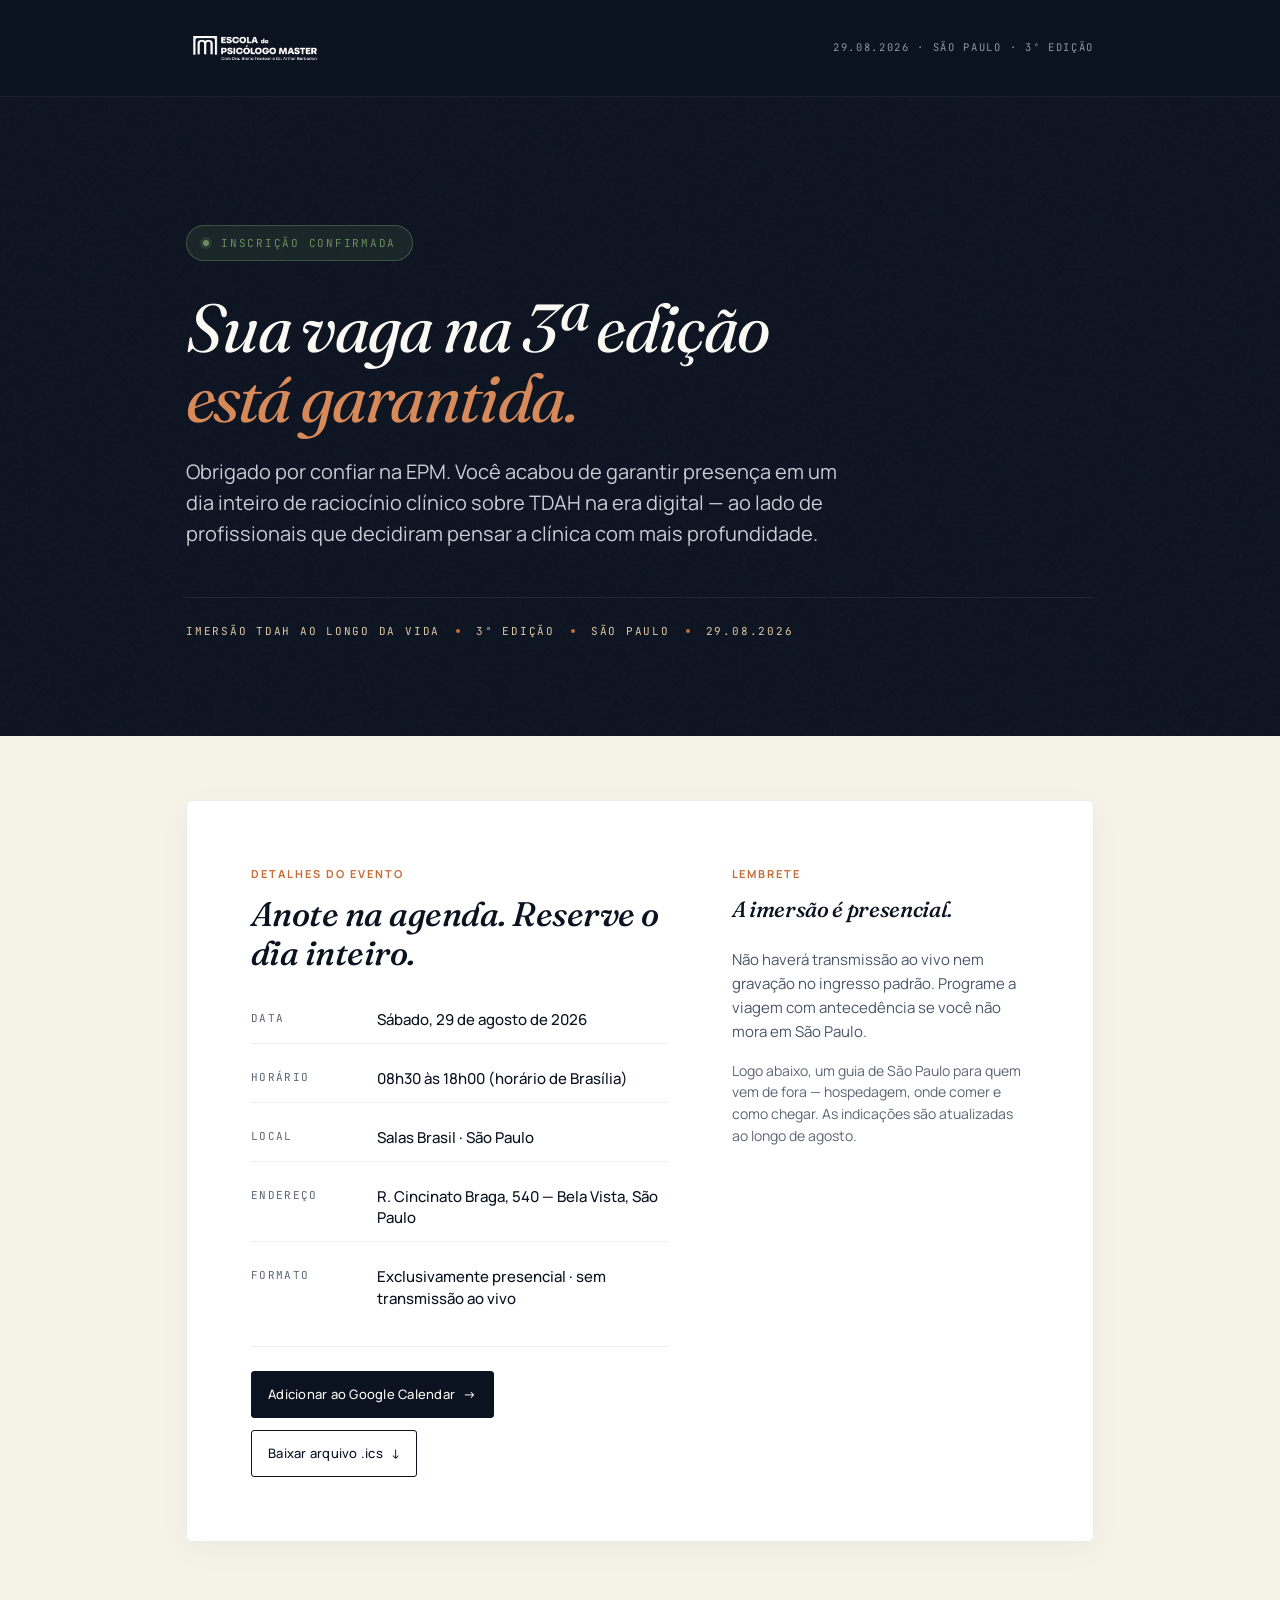
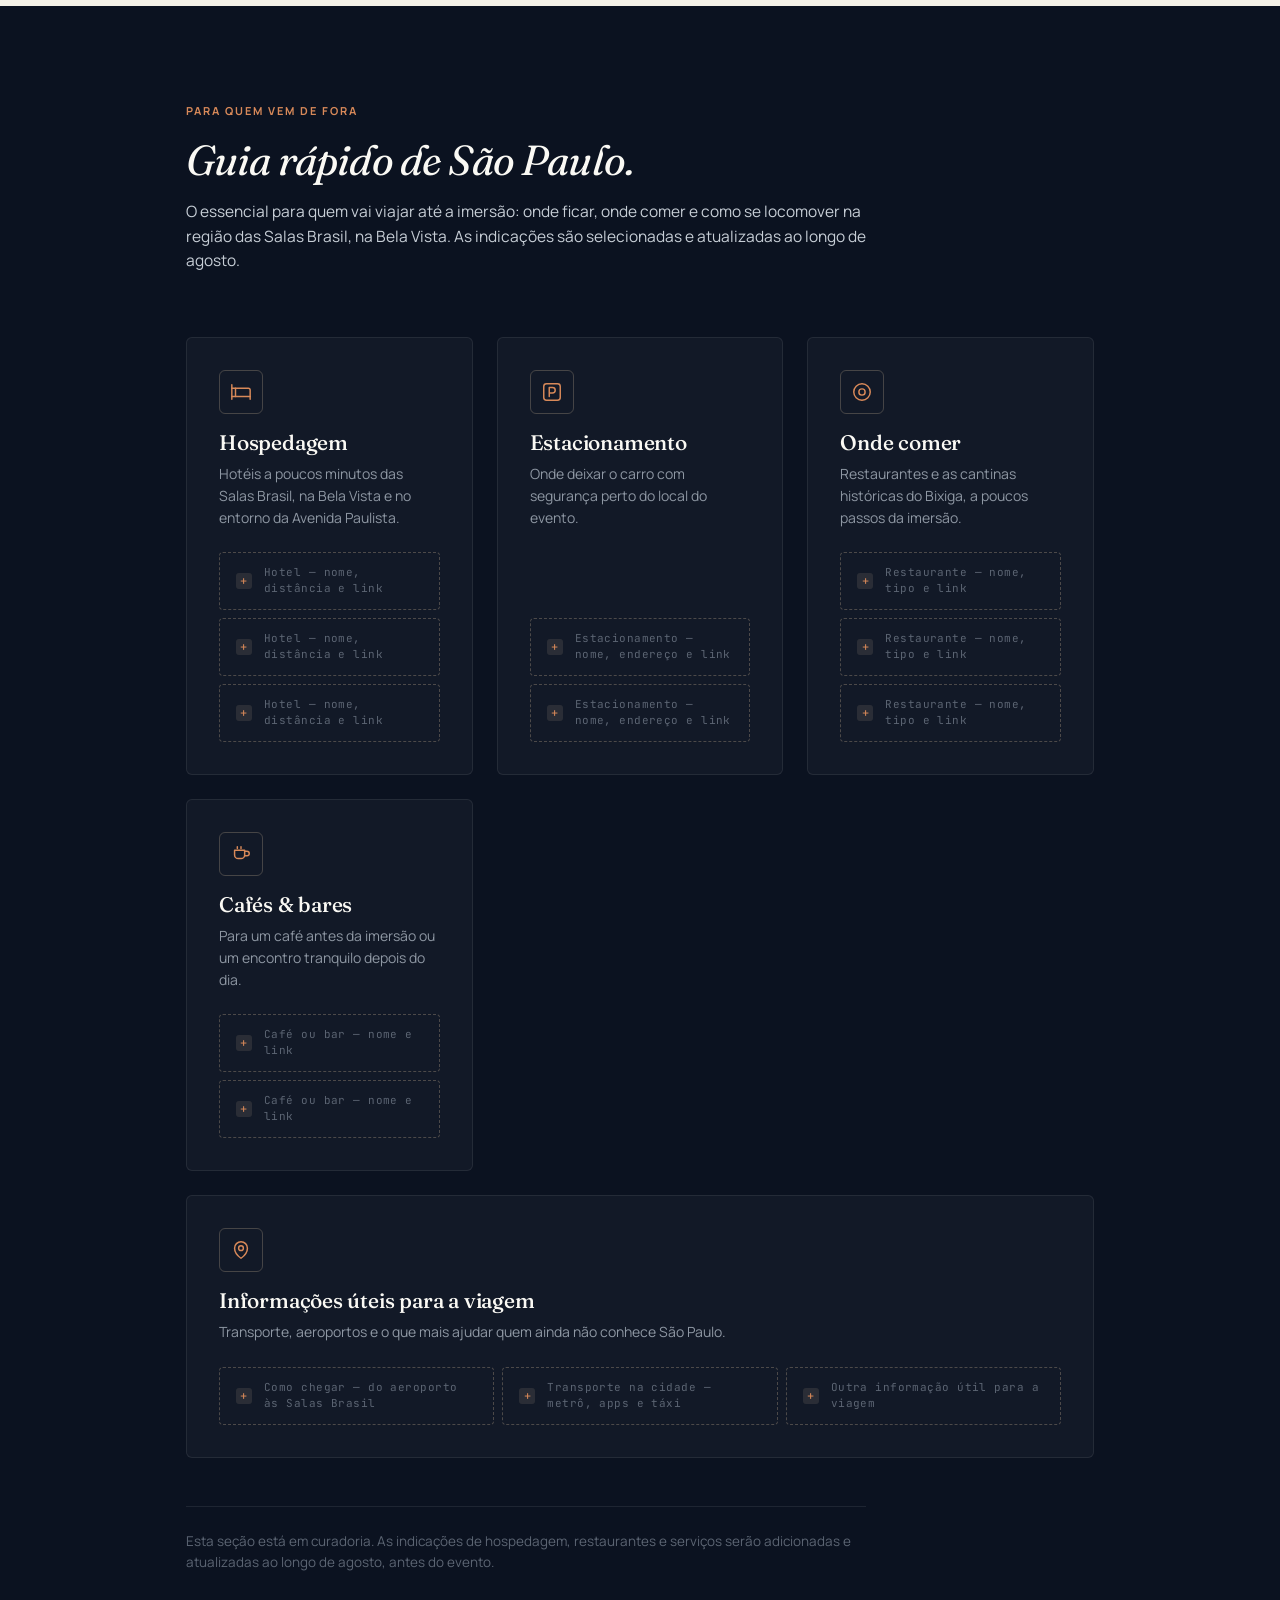
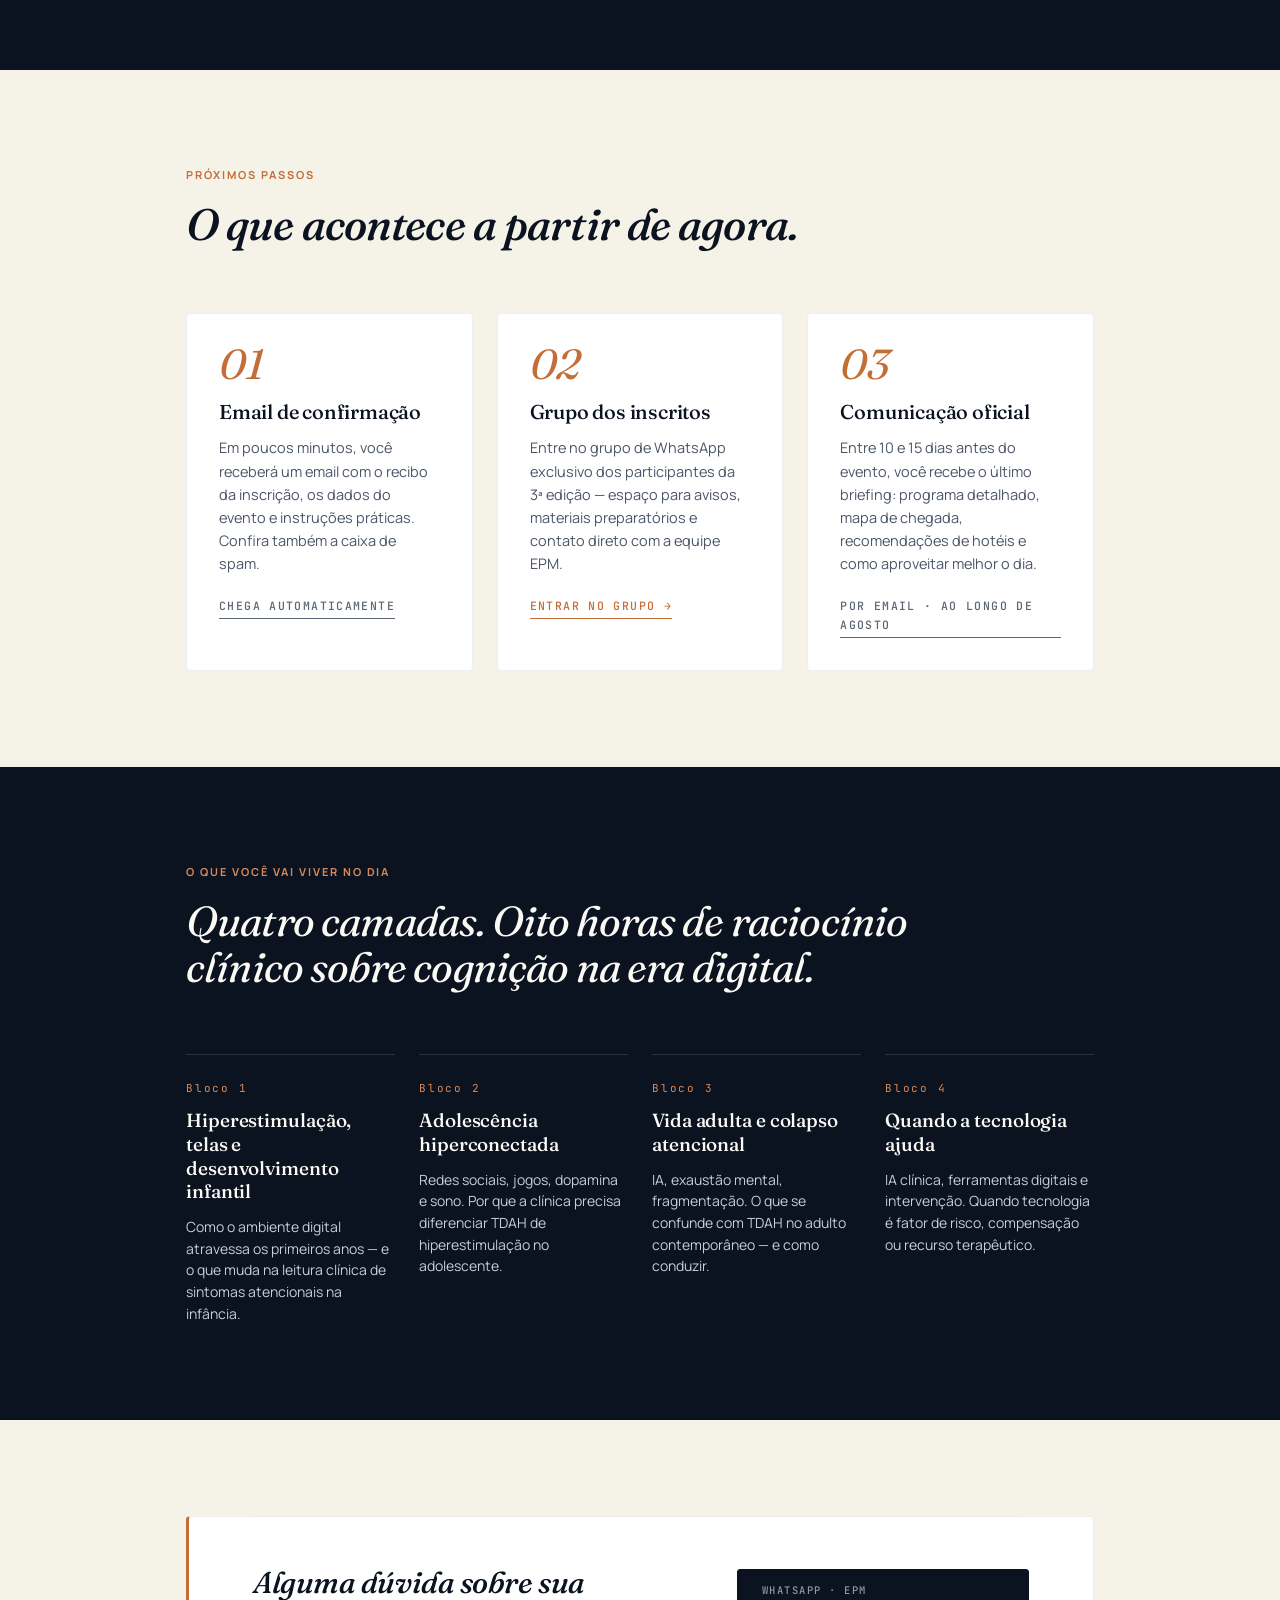
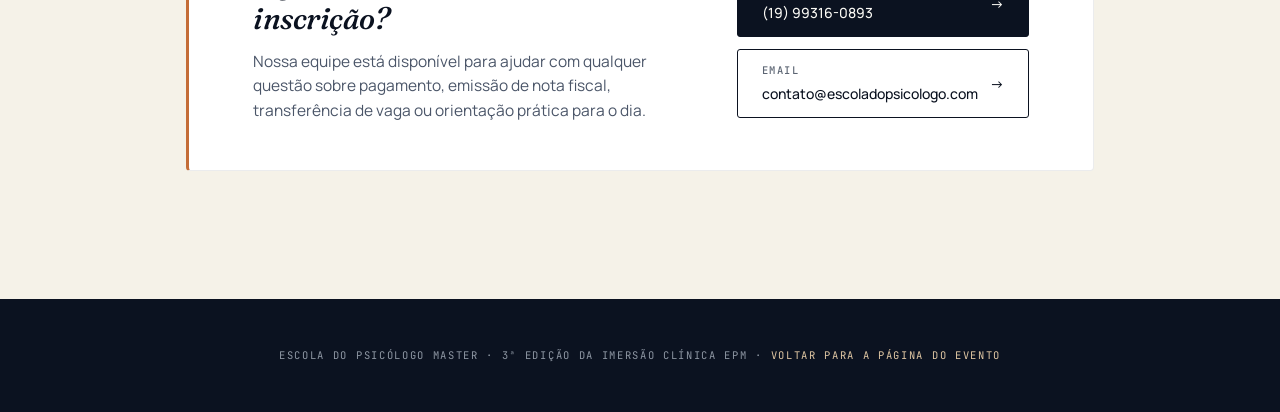
<file: obrigado.html>
<!DOCTYPE html>
<html lang="pt-BR">
<head>
<meta charset="UTF-8" />
<meta name="viewport" content="width=device-width, initial-scale=1.0" />
<title>Inscrição confirmada · Imersão TDAH na Era Digital · 3ª Edição EPM</title>
<meta name="description" content="Sua vaga na 3ª edição da Imersão Clínica EPM — TDAH na era digital — está confirmada. 29 de agosto de 2026, São Paulo." />
<meta name="robots" content="noindex, nofollow" />
<link rel="icon" href="assets/favicon.png" type="image/png" />

<link rel="preconnect" href="https://fonts.googleapis.com" />
<link rel="preconnect" href="https://fonts.gstatic.com" crossorigin />
<link href="https://fonts.googleapis.com/css2?family=Manrope:wght@300;400;500;600;700;800&family=Fraunces:ital,opsz,wght@0,9..144,400;0,9..144,500;0,9..144,600;0,9..144,700;1,9..144,400;1,9..144,500;1,9..144,600&family=JetBrains+Mono:wght@400;500&display=swap" rel="stylesheet" />

<!-- Facebook Pixel Code -->
<script>
!function(f,b,e,v,n,t,s)
{if(f.fbq)return;n=f.fbq=function(){n.callMethod?
n.callMethod.apply(n,arguments):n.queue.push(arguments)};
if(!f._fbq)f._fbq=n;n.push=n;n.loaded=!0;n.version='2.0';
n.queue=[];t=b.createElement(e);t.async=!0;
t.src=v;s=b.getElementsByTagName(e)[0];
s.parentNode.insertBefore(t,s)}(window, document,'script',
'https://connect.facebook.net/en_US/fbevents.js');
fbq('init', '592122230538546');
fbq('track', 'PageView');
fbq('track', 'Lead');
</script>
<noscript><img height="1" width="1" style="display:none"
src="https://www.facebook.com/tr?id=592122230538546&ev=PageView&noscript=1"
/></noscript>
<!-- End Facebook Pixel Code -->

<style>
/* =================== TOKENS =================== */
:root{
  --noite:#0B1220;
  --noite-2:#111A2C;
  --noite-3:#1A2438;
  --noite-4:#243049;

  --off-white-warm:#F5F2E8;
  --off-white:#FAF9F4;

  --terracota:#C46D37;
  --terracota-claro:#D88959;
  --terracota-escuro:#9E5328;
  --areia:#E0C7A3;

  --azul-cinza:#C7CED6;
  --azul-cinza-2:#8E97A3;
  --azul-cinza-3:#5C6573;
  --texto-light-2:#4a5568;

  --sucesso:#6B8E5A;

  --font-display:'Fraunces', Georgia, serif;
  --font-body:'Manrope', system-ui, sans-serif;
  --font-mono:'JetBrains Mono', ui-monospace, monospace;

  --s-1:4px; --s-2:8px; --s-3:12px; --s-4:16px;
  --s-5:24px; --s-6:32px; --s-7:48px; --s-8:64px;
  --s-9:96px; --s-10:128px;

  --container-max:1100px;
  --container-padding-desktop:96px;
  --container-padding-mobile:24px;
}

/* =================== RESET =================== */
*,*::before,*::after{box-sizing:border-box;}
html{scroll-behavior:smooth;-webkit-text-size-adjust:100%;}
body{
  margin:0;
  font-family:var(--font-body);
  font-weight:400;
  font-size:16px;
  line-height:1.65;
  color:var(--noite);
  background:var(--off-white-warm);
  -webkit-font-smoothing:antialiased;
  text-rendering:optimizeLegibility;
}
img{max-width:100%;display:block;}
a{color:inherit;text-decoration:none;}
:focus-visible{outline:2px solid var(--terracota);outline-offset:3px;border-radius:2px;}

/* =================== LAYOUT =================== */
.page{
  min-height:100vh;
  display:flex;
  flex-direction:column;
}
.container{
  max-width:var(--container-max);
  margin:0 auto;
  padding:0 var(--container-padding-desktop);
  width:100%;
}
.block{padding:var(--s-9) 0;}
.block.dark{background:var(--noite);color:var(--off-white);}
.block.light{background:var(--off-white-warm);color:var(--noite);}

/* =================== HEADER MINIMAL =================== */
.top-bar{
  padding:var(--s-5) 0;
  background:var(--noite);
  border-bottom:1px solid rgba(255,255,255,0.06);
}
.top-bar .container{
  display:flex;align-items:center;justify-content:space-between;gap:var(--s-4);
}
.top-bar .brand{
  display:flex;align-items:center;gap:var(--s-3);
  font-family:var(--font-mono);
  font-size:11px;
  letter-spacing:0.16em;
  text-transform:uppercase;
  color:var(--areia);
}
.top-bar .brand img{height:48px;}
.top-bar .event{
  font-family:var(--font-mono);
  font-size:10.5px;
  letter-spacing:0.16em;
  text-transform:uppercase;
  color:var(--azul-cinza-2);
}

/* =================== HERO CONFIRMAÇÃO =================== */
.confirm-hero{
  background:var(--noite);
  color:var(--off-white);
  padding:var(--s-10) 0 var(--s-9);
  position:relative;
  overflow:hidden;
}
.confirm-hero::before{
  content:'';
  position:absolute;
  inset:0;
  background-image:url('data:image/svg+xml,%3Csvg viewBox=%220 0 200 200%22 xmlns=%22http://www.w3.org/2000/svg%22%3E%3Cfilter id=%22noiseFilter%22%3E%3CfeTurbulence type=%22fractalNoise%22 baseFrequency=%220.85%22 numOctaves=%223%22 stitchTiles=%22stitch%22/%3E%3C/filter%3E%3Crect width=%22100%25%22 height=%22100%25%22 filter=%22url(%23noiseFilter)%22 opacity=%220.03%22/%3E%3C/svg%3E');
  pointer-events:none;
}
.confirm-hero .container{position:relative;z-index:1;}
.confirm-badge{
  display:inline-flex;align-items:center;gap:var(--s-3);
  padding:var(--s-2) var(--s-4);
  background:rgba(107,142,90,0.14);
  border:1px solid rgba(107,142,90,0.45);
  border-radius:999px;
  font-family:var(--font-mono);
  font-size:11px;
  letter-spacing:0.16em;
  text-transform:uppercase;
  color:var(--sucesso);
  margin-bottom:var(--s-6);
}
.confirm-badge .dot{
  width:6px;height:6px;border-radius:50%;
  background:var(--sucesso);
  box-shadow:0 0 0 3px rgba(107,142,90,0.2);
}
.confirm-title{
  font-family:var(--font-display);
  font-style:italic;
  font-weight:400;
  font-size:clamp(38px,5.5vw,68px);
  line-height:1.02;
  letter-spacing:-0.025em;
  margin:0 0 var(--s-5);
  color:var(--off-white);
}
.confirm-title .accent{color:var(--terracota-claro);}
.confirm-lead{
  font-size:clamp(17px,1.6vw,20px);
  line-height:1.55;
  color:var(--azul-cinza);
  max-width:660px;
  margin:0 0 var(--s-7);
}
.confirm-meta{
  display:flex;flex-wrap:wrap;align-items:center;gap:var(--s-4);
  padding-top:var(--s-5);
  border-top:1px solid rgba(255,255,255,0.08);
  font-family:var(--font-mono);
  font-size:11px;
  letter-spacing:0.16em;
  text-transform:uppercase;
  color:var(--areia);
}
.confirm-meta .sep{
  width:4px;height:4px;
  background:var(--terracota);
  border-radius:50%;
}

/* =================== EVENT CARD =================== */
.event-card-wrap{
  padding:var(--s-8) 0;
  background:var(--off-white-warm);
}
.event-card{
  background:#fff;
  border:1px solid rgba(11,18,32,0.08);
  border-radius:6px;
  padding:var(--s-8);
  display:grid;
  grid-template-columns:1.4fr 1fr;
  gap:var(--s-8);
  align-items:start;
  box-shadow:0 8px 32px rgba(11,18,32,0.04);
}
.event-card h2{
  font-family:var(--font-display);
  font-weight:500;
  font-style:italic;
  font-size:clamp(26px,3vw,34px);
  line-height:1.15;
  letter-spacing:-0.015em;
  margin:0 0 var(--s-5);
  color:var(--noite);
}
.event-card .overline{
  font-family:var(--font-body);
  font-size:11px;
  font-weight:700;
  letter-spacing:0.18em;
  text-transform:uppercase;
  color:var(--terracota);
  display:block;
  margin-bottom:var(--s-3);
}
.event-info{
  list-style:none;padding:0;margin:0;
  display:grid;gap:var(--s-3);
}
.event-info li{
  display:grid;
  grid-template-columns:110px 1fr;
  gap:var(--s-4);
  padding:var(--s-3) 0;
  border-bottom:1px solid rgba(11,18,32,0.07);
  font-size:15px;
  line-height:1.45;
}
.event-info li:last-child{border-bottom:none;}
.event-info .k{
  font-family:var(--font-mono);
  font-size:11px;
  letter-spacing:0.12em;
  text-transform:uppercase;
  color:var(--azul-cinza-3);
  align-self:start;
  padding-top:2px;
}
.event-info .v{color:var(--noite);font-weight:500;}
.calendar-buttons{
  display:flex;flex-wrap:wrap;gap:var(--s-3);
  margin-top:var(--s-5);
  padding-top:var(--s-5);
  border-top:1px solid rgba(11,18,32,0.07);
}
.btn-calendar{
  display:inline-flex;align-items:center;gap:var(--s-2);
  padding:var(--s-3) var(--s-4);
  background:var(--noite);
  color:var(--off-white);
  font-family:var(--font-body);
  font-weight:500;
  font-size:13px;
  letter-spacing:0.02em;
  border-radius:3px;
  border:1px solid var(--noite);
  transition:transform 200ms ease, background 200ms ease;
  cursor:pointer;
}
.btn-calendar:hover{
  background:var(--noite-3);
  transform:translateY(-1px);
}
.btn-calendar.ghost{
  background:transparent;
  color:var(--noite);
}
.btn-calendar.ghost:hover{
  background:var(--noite);
  color:var(--off-white);
}

/* =================== NEXT STEPS =================== */
.steps{
  padding:var(--s-9) 0;
  background:var(--off-white-warm);
}
.steps-head{
  max-width:680px;
  margin:0 0 var(--s-8);
}
.steps-head .overline{
  font-family:var(--font-body);
  font-size:11px;
  font-weight:700;
  letter-spacing:0.18em;
  text-transform:uppercase;
  color:var(--terracota);
  display:block;
  margin-bottom:var(--s-4);
}
.steps-head h2{
  font-family:var(--font-display);
  font-weight:500;
  font-style:italic;
  font-size:clamp(30px,3.8vw,44px);
  line-height:1.1;
  letter-spacing:-0.02em;
  color:var(--noite);
  margin:0;
}
.steps-grid{
  display:grid;
  grid-template-columns:repeat(3,1fr);
  gap:var(--s-5);
}
.step{
  background:#fff;
  border:1px solid rgba(11,18,32,0.07);
  border-radius:4px;
  padding:var(--s-6);
  position:relative;
}
.step-num{
  display:block;
  font-family:var(--font-display);
  font-style:italic;
  font-size:42px;
  line-height:0.9;
  color:var(--terracota);
  margin-bottom:var(--s-4);
}
.step h3{
  font-family:var(--font-display);
  font-weight:500;
  font-size:20px;
  line-height:1.25;
  letter-spacing:-0.01em;
  margin:0 0 var(--s-3);
  color:var(--noite);
}
.step p{
  font-size:14.5px;
  line-height:1.6;
  color:var(--texto-light-2);
  margin:0 0 var(--s-4);
}
.step .step-cta{
  display:inline-flex;align-items:center;gap:var(--s-2);
  font-family:var(--font-mono);
  font-size:11.5px;
  letter-spacing:0.12em;
  text-transform:uppercase;
  color:var(--terracota);
  font-weight:500;
  border-bottom:1px solid var(--terracota);
  padding-bottom:2px;
  transition:color 200ms;
}
.step .step-cta:hover{color:var(--terracota-escuro);}
.step .step-cta.muted{
  color:var(--azul-cinza-3);
  border-bottom-color:var(--azul-cinza-3);
}

/* =================== EXPECTATIVA =================== */
.recap{
  background:var(--noite);
  color:var(--off-white);
  padding:var(--s-9) 0;
}
.recap .overline{
  font-family:var(--font-body);
  font-size:11px;
  font-weight:700;
  letter-spacing:0.18em;
  text-transform:uppercase;
  color:var(--terracota-claro);
  display:block;
  margin-bottom:var(--s-4);
}
.recap h2{
  font-family:var(--font-display);
  font-style:italic;
  font-weight:400;
  font-size:clamp(28px,3.6vw,42px);
  line-height:1.1;
  letter-spacing:-0.02em;
  color:var(--off-white);
  max-width:760px;
  margin:0 0 var(--s-8);
}
.recap-grid{
  display:grid;
  grid-template-columns:repeat(4,1fr);
  gap:var(--s-5);
}
.recap-item{
  border-top:1px solid rgba(255,255,255,0.12);
  padding-top:var(--s-5);
}
.recap-item .num{
  font-family:var(--font-mono);
  font-size:11px;
  letter-spacing:0.16em;
  color:var(--terracota-claro);
  display:block;
  margin-bottom:var(--s-3);
}
.recap-item h3{
  font-family:var(--font-display);
  font-weight:500;
  font-size:19px;
  line-height:1.25;
  letter-spacing:-0.005em;
  color:var(--off-white);
  margin:0 0 var(--s-3);
}
.recap-item p{
  font-size:14px;
  line-height:1.55;
  color:var(--azul-cinza);
  margin:0;
}

/* =================== SUPPORT =================== */
.support{
  background:var(--off-white-warm);
  padding:var(--s-9) 0 var(--s-10);
}
.support-card{
  background:#fff;
  border:1px solid rgba(11,18,32,0.08);
  border-left:3px solid var(--terracota);
  border-radius:4px;
  padding:var(--s-7) var(--s-8);
  display:grid;
  grid-template-columns:1fr auto;
  gap:var(--s-7);
  align-items:center;
}
.support-card h2{
  font-family:var(--font-display);
  font-style:italic;
  font-weight:500;
  font-size:clamp(24px,2.6vw,30px);
  line-height:1.2;
  letter-spacing:-0.015em;
  margin:0 0 var(--s-3);
  color:var(--noite);
}
.support-card p{
  font-size:15.5px;
  line-height:1.55;
  color:var(--texto-light-2);
  margin:0;
}
.support-actions{
  display:flex;flex-direction:column;gap:var(--s-3);
  min-width:240px;
}
.btn-support{
  display:inline-flex;align-items:center;justify-content:space-between;gap:var(--s-3);
  padding:var(--s-3) var(--s-5);
  background:var(--noite);
  color:var(--off-white);
  font-family:var(--font-body);
  font-weight:500;
  font-size:14px;
  border-radius:3px;
  border:1px solid var(--noite);
  transition:background 200ms ease, transform 200ms ease;
}
.btn-support:hover{background:var(--noite-3);transform:translateY(-1px);}
.btn-support.ghost{
  background:transparent;color:var(--noite);
}
.btn-support.ghost:hover{
  background:var(--noite);color:var(--off-white);
}
.btn-support .label{
  font-family:var(--font-mono);
  font-size:10.5px;
  letter-spacing:0.14em;
  text-transform:uppercase;
  color:var(--azul-cinza-2);
  display:block;
  margin-bottom:2px;
}
.btn-support.ghost .label{color:var(--azul-cinza-3);}

/* =================== FOOTER =================== */
.foot{
  background:var(--noite);
  color:var(--off-white);
  padding:var(--s-7) 0;
  text-align:center;
  font-family:var(--font-mono);
  font-size:10.5px;
  letter-spacing:0.16em;
  text-transform:uppercase;
  color:var(--azul-cinza-2);
}
.foot a{color:var(--areia);}
.foot a:hover{color:var(--terracota-claro);}

/* =================== GUIA SÃO PAULO =================== */
.guide{
  background:var(--noite);
  color:var(--off-white);
  padding:var(--s-9) 0;
}
.guide .overline{
  font-family:var(--font-body);
  font-size:11px;font-weight:700;letter-spacing:0.18em;
  text-transform:uppercase;color:var(--terracota-claro);
  display:block;margin-bottom:var(--s-4);
}
.guide-head{max-width:680px;margin:0 0 var(--s-8);}
.guide-head h2{
  font-family:var(--font-display);font-style:italic;font-weight:400;
  font-size:clamp(28px,3.6vw,42px);line-height:1.1;letter-spacing:-0.02em;
  color:var(--off-white);margin:0 0 var(--s-4);
}
.guide-head p{
  font-size:15.5px;line-height:1.6;color:var(--azul-cinza);margin:0;
}
.guide-grid{
  display:grid;
  grid-template-columns:repeat(auto-fit,minmax(220px,1fr));
  gap:var(--s-5);
}
.guide-card{
  background:rgba(255,255,255,0.03);
  border:1px solid rgba(255,255,255,0.08);
  border-radius:6px;
  padding:var(--s-6);
  display:flex;flex-direction:column;
}
.guide-card.guide-wide{margin-top:var(--s-5);}
.guide-ico{
  display:flex;align-items:center;justify-content:center;
  width:44px;height:44px;
  border:1px solid rgba(224,199,163,0.25);
  border-radius:6px;
  color:var(--terracota-claro);
  margin-bottom:var(--s-4);
}
.guide-ico svg{width:22px;height:22px;}
.guide-card h3{
  font-family:var(--font-display);font-weight:500;
  font-size:21px;line-height:1.2;letter-spacing:-0.01em;
  color:var(--off-white);margin:0 0 var(--s-2);
}
.guide-card .desc{
  font-size:14px;line-height:1.55;color:var(--azul-cinza-2);
  margin:0 0 var(--s-5);
}
.guide-slots{display:flex;flex-direction:column;gap:var(--s-2);margin-top:auto;}
.guide-slots-cols{
  display:grid;grid-template-columns:repeat(auto-fit,minmax(220px,1fr));gap:var(--s-2);
}
.guide-slot{
  display:flex;align-items:center;gap:var(--s-3);
  padding:var(--s-3) var(--s-4);
  border:1px dashed rgba(224,199,163,0.28);
  border-radius:4px;
  font-family:var(--font-mono);
  font-size:11px;letter-spacing:0.04em;line-height:1.45;
  color:var(--azul-cinza-3);
}
a.guide-slot{
  border-style:solid;
  border-color:rgba(224,199,163,0.22);
  color:var(--azul-cinza);
  transition:border-color 200ms ease,color 200ms ease,background 200ms ease;
}
a.guide-slot:hover{
  border-color:rgba(224,199,163,0.55);
  background:rgba(255,255,255,0.03);
  color:var(--off-white);
}
.guide-slot .mark{
  flex-shrink:0;width:16px;height:16px;border-radius:3px;
  display:flex;align-items:center;justify-content:center;
  background:rgba(224,199,163,0.12);color:var(--terracota-claro);
  font-size:12px;line-height:1;
}
.guide-note{
  margin:var(--s-7) 0 0;
  padding-top:var(--s-5);
  border-top:1px solid rgba(255,255,255,0.08);
  font-size:13.5px;line-height:1.6;
  color:var(--azul-cinza-3);
  max-width:680px;
}

/* =================== RESPONSIVE =================== */
@media (max-width:900px){
  .container{padding:0 var(--container-padding-mobile);}
  .block{padding:var(--s-8) 0;}
  .guide{padding:var(--s-8) 0;}
  .confirm-hero{padding:var(--s-8) 0 var(--s-7);}
  .event-card{
    grid-template-columns:1fr;
    gap:var(--s-6);
    padding:var(--s-6);
  }
  .steps-grid{grid-template-columns:1fr;}
  .recap-grid{grid-template-columns:1fr 1fr;}
  .support-card{
    grid-template-columns:1fr;
    padding:var(--s-6);
  }
  .support-actions{min-width:0;}
  .top-bar .event{display:none;}
  .event-info li{grid-template-columns:90px 1fr;}
}
@media (max-width:560px){
  .recap-grid{grid-template-columns:1fr;}
  .calendar-buttons{flex-direction:column;align-items:stretch;}
  .btn-calendar{justify-content:center;}
}
</style>
</head>
<body>
<div class="page">

  <!-- ========== TOP BAR ========== -->
  <header class="top-bar">
    <div class="container">
      <div class="brand">
        <img src="assets/logo-branco.png" alt="Escola do Psicólogo Master" />
      </div>
      <div class="event">29.08.2026 · São Paulo · 3ª Edição</div>
    </div>
  </header>

  <!-- ========== CONFIRMAÇÃO ========== -->
  <section class="confirm-hero">
    <div class="container">
      <span class="confirm-badge">
        <span class="dot"></span>
        Inscrição confirmada
      </span>
      <h1 class="confirm-title">
        Sua vaga na 3ª edição<br/>
        <span class="accent">está garantida.</span>
      </h1>
      <p class="confirm-lead">
        Obrigado por confiar na EPM. Você acabou de garantir presença em um dia inteiro de raciocínio clínico sobre TDAH na era digital — ao lado de profissionais que decidiram pensar a clínica com mais profundidade.
      </p>
      <div class="confirm-meta">
        <span>Imersão TDAH ao Longo da Vida</span>
        <span class="sep"></span>
        <span>3ª Edição</span>
        <span class="sep"></span>
        <span>São Paulo</span>
        <span class="sep"></span>
        <span>29.08.2026</span>
      </div>
    </div>
  </section>

  <!-- ========== CARD COM DETALHES ========== -->
  <section class="event-card-wrap">
    <div class="container">
      <div class="event-card">
        <div>
          <span class="overline">Detalhes do evento</span>
          <h2>Anote na agenda. Reserve o dia inteiro.</h2>
          <ul class="event-info">
            <li>
              <span class="k">Data</span>
              <span class="v">Sábado, 29 de agosto de 2026</span>
            </li>
            <li>
              <span class="k">Horário</span>
              <span class="v">08h30 às 18h00 (horário de Brasília)</span>
            </li>
            <li>
              <span class="k">Local</span>
              <span class="v">Salas Brasil · São Paulo</span>
            </li>
            <li>
              <span class="k">Endereço</span>
              <span class="v">R. Cincinato Braga, 540 — Bela Vista, São Paulo</span>
            </li>
            <li>
              <span class="k">Formato</span>
              <span class="v">Exclusivamente presencial · sem transmissão ao vivo</span>
            </li>
          </ul>
          <div class="calendar-buttons">
            <a class="btn-calendar"
               href="https://www.google.com/calendar/render?action=TEMPLATE&text=Imers%C3%A3o+TDAH+na+Era+Digital+%C2%B7+3%C2%AA+Edi%C3%A7%C3%A3o+EPM&dates=20260829T113000Z%2F20260829T210000Z&details=3%C2%AA+edi%C3%A7%C3%A3o+da+Imers%C3%A3o+Cl%C3%ADnica+EPM+%E2%80%94+TDAH+na+era+digital.+Sua+vaga+est%C3%A1+confirmada.&location=Salas+Brasil%2C+R.+Cincinato+Braga%2C+540+%E2%80%94+Bela+Vista%2C+S%C3%A3o+Paulo"
               target="_blank" rel="noopener">
              <span>Adicionar ao Google Calendar</span>
              <span aria-hidden="true">→</span>
            </a>
            <a class="btn-calendar ghost" href="imersao-tdah-3a-edicao.ics" download>
              <span>Baixar arquivo .ics</span>
              <span aria-hidden="true">↓</span>
            </a>
          </div>
        </div>
        <div>
          <span class="overline">Lembrete</span>
          <h2 style="font-size:22px;line-height:1.3;">A imersão é presencial.</h2>
          <p style="font-size:15px;line-height:1.6;color:var(--texto-light-2);margin:0 0 var(--s-4);">
            Não haverá transmissão ao vivo nem gravação no ingresso padrão. Programe a viagem com antecedência se você não mora em São Paulo.
          </p>
          <p style="font-size:14px;line-height:1.55;color:var(--azul-cinza-3);margin:0;">
            Logo abaixo, um guia de São Paulo para quem vem de fora — hospedagem, onde comer e como chegar. As indicações são atualizadas ao longo de agosto.
          </p>
        </div>
      </div>
    </div>
  </section>

  <!-- ========== GUIA SÃO PAULO (PARA QUEM VEM DE FORA) ========== -->
  <section class="guide">
    <div class="container">
      <span class="overline">Para quem vem de fora</span>
      <div class="guide-head">
        <h2>Guia rápido de São Paulo.</h2>
        <p>O essencial para quem vai viajar até a imersão: onde ficar, onde comer e como se locomover na região das Salas Brasil, na Bela Vista. As indicações são selecionadas e atualizadas ao longo de agosto.</p>
      </div>

      <!--
        ============================================================
        COMO PREENCHER ESTE GUIA
        Cada ".guide-slot" abaixo e um espaco reservado (borda tracejada).
        Para publicar uma indicacao real, troque o <span class="guide-slot">
        por um link <a>, mantendo a mesma estrutura interna:

        <a class="guide-slot" href="https://LINK-DO-LOCAL" target="_blank" rel="noopener">
          <span class="mark">&rarr;</span> Nome do local &mdash; bairro / distancia
        </a>

        Pode adicionar ou remover quantos slots quiser em cada categoria.
        ============================================================
      -->

      <div class="guide-grid">

        <article class="guide-card">
          <span class="guide-ico" aria-hidden="true">
            <svg viewBox="0 0 24 24" fill="none" stroke="currentColor" stroke-width="1.6" stroke-linecap="round" stroke-linejoin="round"><path d="M2 4v16"/><path d="M2 8h18a2 2 0 0 1 2 2v10"/><path d="M2 17h20"/><path d="M6 8v9"/></svg>
          </span>
          <h3>Hospedagem</h3>
          <p class="desc">Hotéis a poucos minutos das Salas Brasil, na Bela Vista e no entorno da Avenida Paulista.</p>
          <div class="guide-slots">
            <span class="guide-slot"><span class="mark">+</span> Hotel — nome, distância e link</span>
            <span class="guide-slot"><span class="mark">+</span> Hotel — nome, distância e link</span>
            <span class="guide-slot"><span class="mark">+</span> Hotel — nome, distância e link</span>
          </div>
        </article>

        <article class="guide-card">
          <span class="guide-ico" aria-hidden="true">
            <svg viewBox="0 0 24 24" fill="none" stroke="currentColor" stroke-width="1.6" stroke-linecap="round" stroke-linejoin="round"><rect x="3" y="3" width="18" height="18" rx="3"/><path d="M9 17V7h3.5a3 3 0 0 1 0 6H9"/></svg>
          </span>
          <h3>Estacionamento</h3>
          <p class="desc">Onde deixar o carro com segurança perto do local do evento.</p>
          <div class="guide-slots">
            <span class="guide-slot"><span class="mark">+</span> Estacionamento — nome, endereço e link</span>
            <span class="guide-slot"><span class="mark">+</span> Estacionamento — nome, endereço e link</span>
          </div>
        </article>

        <article class="guide-card">
          <span class="guide-ico" aria-hidden="true">
            <svg viewBox="0 0 24 24" fill="none" stroke="currentColor" stroke-width="1.6" stroke-linecap="round" stroke-linejoin="round"><circle cx="12" cy="12" r="9"/><circle cx="12" cy="12" r="3.4"/></svg>
          </span>
          <h3>Onde comer</h3>
          <p class="desc">Restaurantes e as cantinas históricas do Bixiga, a poucos passos da imersão.</p>
          <div class="guide-slots">
            <span class="guide-slot"><span class="mark">+</span> Restaurante — nome, tipo e link</span>
            <span class="guide-slot"><span class="mark">+</span> Restaurante — nome, tipo e link</span>
            <span class="guide-slot"><span class="mark">+</span> Restaurante — nome, tipo e link</span>
          </div>
        </article>

        <article class="guide-card">
          <span class="guide-ico" aria-hidden="true">
            <svg viewBox="0 0 24 24" fill="none" stroke="currentColor" stroke-width="1.6" stroke-linecap="round" stroke-linejoin="round"><path d="M5 8h11v5a4 4 0 0 1-4 4H9a4 4 0 0 1-4-4V8Z"/><path d="M16 9h2.5a2.5 2.5 0 0 1 0 5H16"/><path d="M8 4v2"/><path d="M12 4v2"/></svg>
          </span>
          <h3>Cafés &amp; bares</h3>
          <p class="desc">Para um café antes da imersão ou um encontro tranquilo depois do dia.</p>
          <div class="guide-slots">
            <span class="guide-slot"><span class="mark">+</span> Café ou bar — nome e link</span>
            <span class="guide-slot"><span class="mark">+</span> Café ou bar — nome e link</span>
          </div>
        </article>

      </div>

      <article class="guide-card guide-wide">
        <span class="guide-ico" aria-hidden="true">
          <svg viewBox="0 0 24 24" fill="none" stroke="currentColor" stroke-width="1.6" stroke-linecap="round" stroke-linejoin="round"><path d="M19 10c0 6-7 11-7 11s-7-5-7-11a7 7 0 0 1 14 0Z"/><circle cx="12" cy="10" r="2.6"/></svg>
        </span>
        <h3>Informações úteis para a viagem</h3>
        <p class="desc">Transporte, aeroportos e o que mais ajudar quem ainda não conhece São Paulo.</p>
        <div class="guide-slots guide-slots-cols">
          <span class="guide-slot"><span class="mark">+</span> Como chegar — do aeroporto às Salas Brasil</span>
          <span class="guide-slot"><span class="mark">+</span> Transporte na cidade — metrô, apps e táxi</span>
          <span class="guide-slot"><span class="mark">+</span> Outra informação útil para a viagem</span>
        </div>
      </article>

      <p class="guide-note">Esta seção está em curadoria. As indicações de hospedagem, restaurantes e serviços serão adicionadas e atualizadas ao longo de agosto, antes do evento.</p>

      <!-- Espaço reservado: a "Agenda do fim de semana em São Paulo" (missas no Mosteiro de São Bento, feiras e eventos culturais de sexta 28, sábado 29 à noite e domingo 30 de agosto) será adicionada depois, quando houver programação confirmada. -->

    </div>
  </section>

  <!-- ========== PRÓXIMOS PASSOS ========== -->
  <section class="steps">
    <div class="container">
      <div class="steps-head">
        <span class="overline">Próximos passos</span>
        <h2>O que acontece a partir de agora.</h2>
      </div>

      <div class="steps-grid">
        <article class="step">
          <span class="step-num">01</span>
          <h3>Email de confirmação</h3>
          <p>Em poucos minutos, você receberá um email com o recibo da inscrição, os dados do evento e instruções práticas. Confira também a caixa de spam.</p>
          <span class="step-cta muted">Chega automaticamente</span>
        </article>

        <article class="step">
          <span class="step-num">02</span>
          <h3>Grupo dos inscritos</h3>
          <p>Entre no grupo de WhatsApp exclusivo dos participantes da 3ª edição — espaço para avisos, materiais preparatórios e contato direto com a equipe EPM.</p>
          <a class="step-cta" href="https://chat.whatsapp.com/FvDfGy02kiiCOXYEYqFWWh" target="_blank" rel="noopener">
            Entrar no grupo →
          </a>
        </article>

        <article class="step">
          <span class="step-num">03</span>
          <h3>Comunicação oficial</h3>
          <p>Entre 10 e 15 dias antes do evento, você recebe o último briefing: programa detalhado, mapa de chegada, recomendações de hotéis e como aproveitar melhor o dia.</p>
          <span class="step-cta muted">Por email · ao longo de agosto</span>
        </article>
      </div>
    </div>
  </section>

  <!-- ========== O QUE ESPERAR ========== -->
  <section class="recap">
    <div class="container">
      <span class="overline">O que você vai viver no dia</span>
      <h2>Quatro camadas. Oito horas de raciocínio clínico sobre cognição na era digital.</h2>
      <div class="recap-grid">
        <div class="recap-item">
          <span class="num">Bloco 1</span>
          <h3>Hiperestimulação, telas e desenvolvimento infantil</h3>
          <p>Como o ambiente digital atravessa os primeiros anos — e o que muda na leitura clínica de sintomas atencionais na infância.</p>
        </div>
        <div class="recap-item">
          <span class="num">Bloco 2</span>
          <h3>Adolescência hiperconectada</h3>
          <p>Redes sociais, jogos, dopamina e sono. Por que a clínica precisa diferenciar TDAH de hiperestimulação no adolescente.</p>
        </div>
        <div class="recap-item">
          <span class="num">Bloco 3</span>
          <h3>Vida adulta e colapso atencional</h3>
          <p>IA, exaustão mental, fragmentação. O que se confunde com TDAH no adulto contemporâneo — e como conduzir.</p>
        </div>
        <div class="recap-item">
          <span class="num">Bloco 4</span>
          <h3>Quando a tecnologia ajuda</h3>
          <p>IA clínica, ferramentas digitais e intervenção. Quando tecnologia é fator de risco, compensação ou recurso terapêutico.</p>
        </div>
      </div>
    </div>
  </section>

  <!-- ========== SUPORTE ========== -->
  <section class="support">
    <div class="container">
      <div class="support-card">
        <div>
          <h2>Alguma dúvida sobre sua inscrição?</h2>
          <p>Nossa equipe está disponível para ajudar com qualquer questão sobre pagamento, emissão de nota fiscal, transferência de vaga ou orientação prática para o dia.</p>
        </div>
        <div class="support-actions">
          <a class="btn-support" href="https://wa.me/5519993160893?text=Ol%C3%A1%20EPM%2C%20acabei%20de%20me%20inscrever%20na%20Imers%C3%A3o%20TDAH%20%E2%80%94%203%C2%AA%20Edi%C3%A7%C3%A3o%20e%20tenho%20uma%20d%C3%BAvida%20sobre%20a%20minha%20inscri%C3%A7%C3%A3o%3A%20" target="_blank" rel="noopener">
            <span>
              <span class="label">WhatsApp · EPM</span>
              <span>(19) 99316-0893</span>
            </span>
            <span aria-hidden="true">→</span>
          </a>
          <a class="btn-support ghost" href="mailto:contato@escoladopsicologo.com">
            <span>
              <span class="label">Email</span>
              <span>contato@escoladopsicologo.com</span>
            </span>
            <span aria-hidden="true">→</span>
          </a>
        </div>
      </div>
    </div>
  </section>

  <!-- ========== FOOTER ========== -->
  <footer class="foot">
    <div class="container">
      Escola do Psicólogo Master · 3ª Edição da Imersão Clínica EPM · <a href="index.html">Voltar para a página do evento</a>
    </div>
  </footer>

</div>
</body>
</html>
</file>
